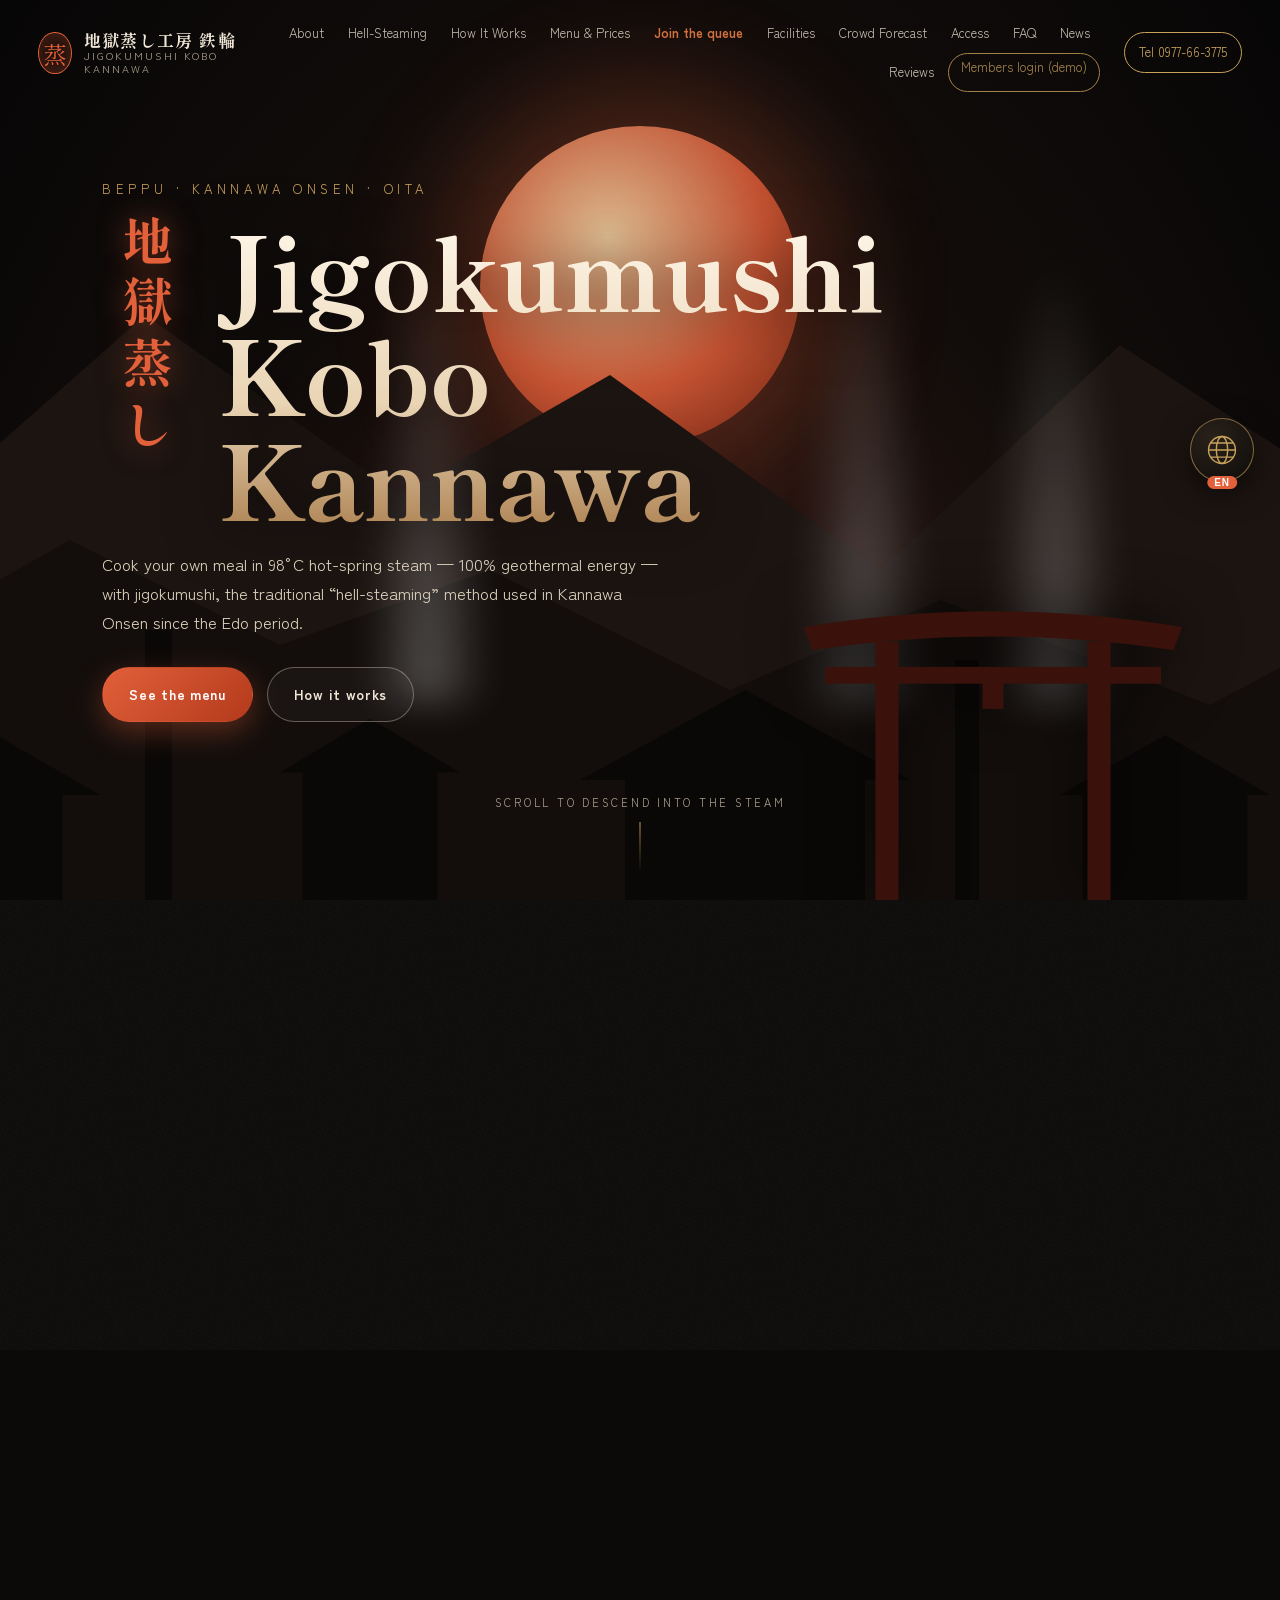
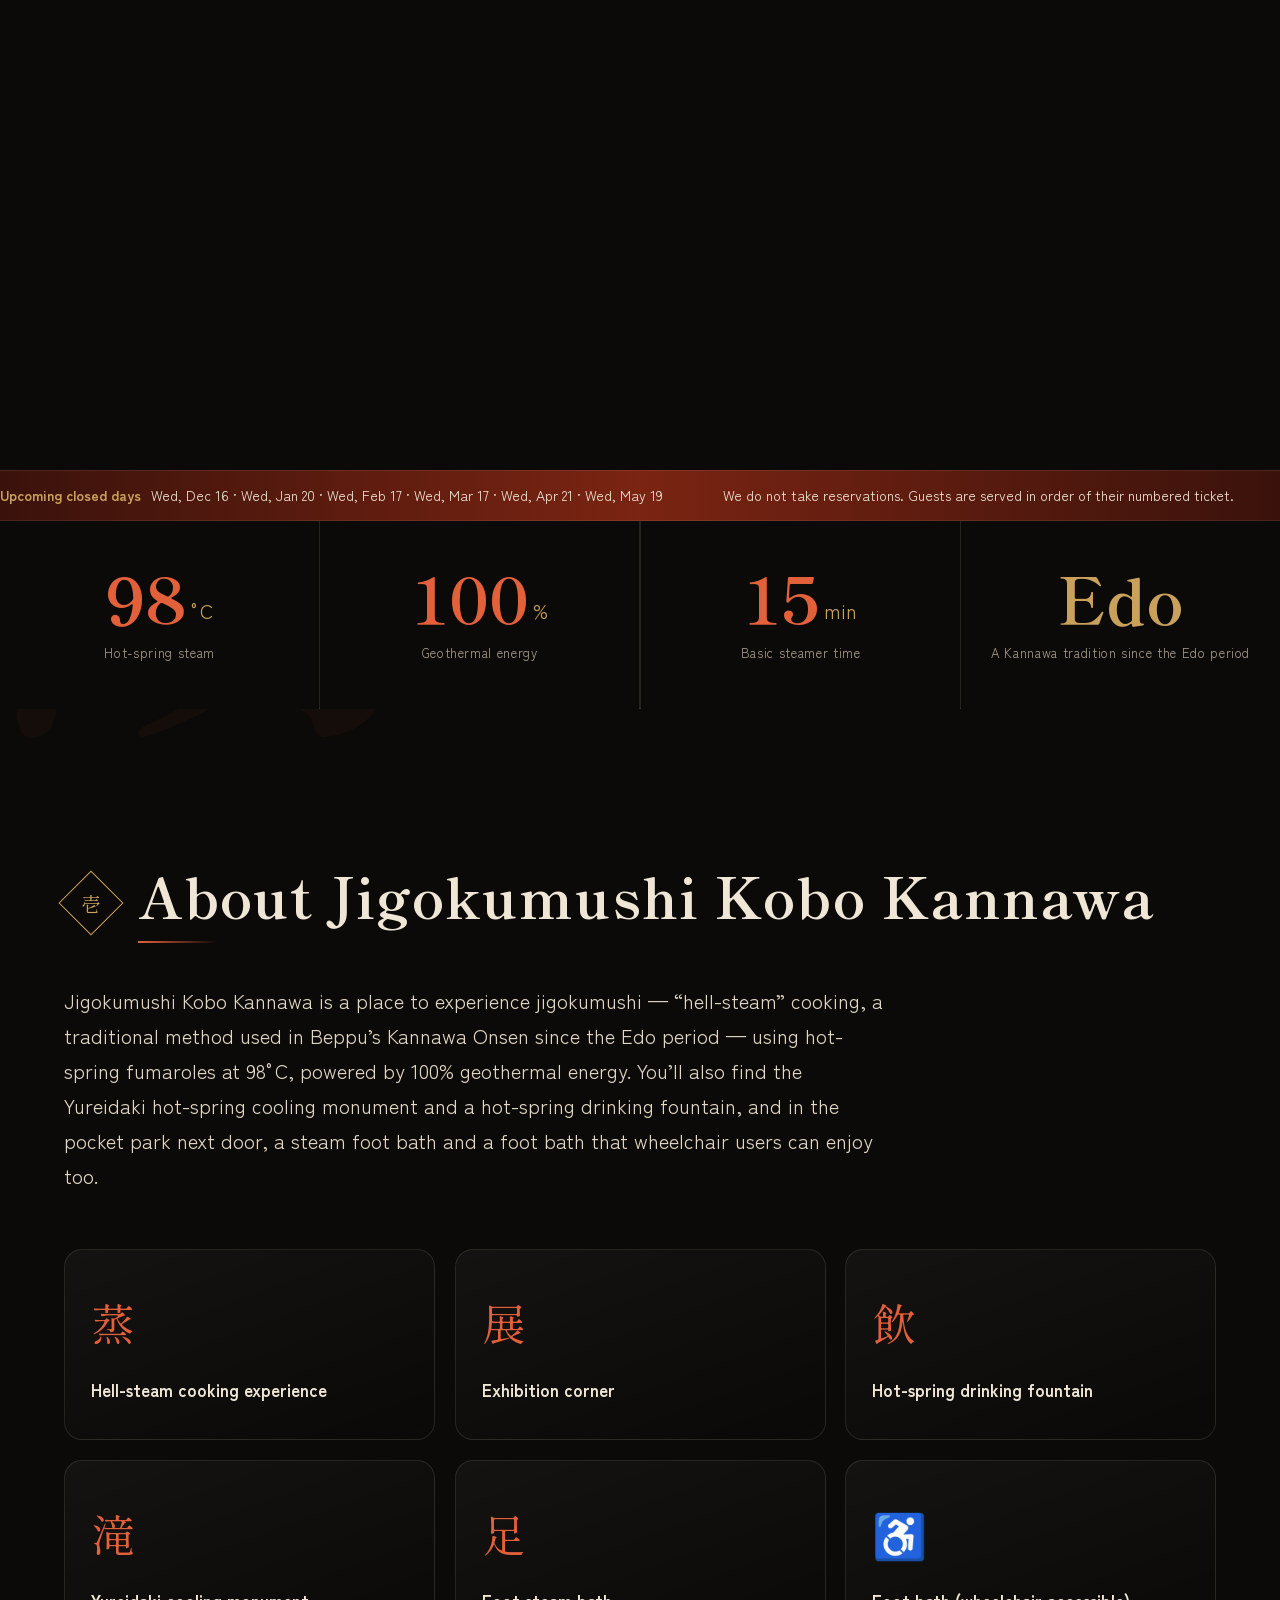
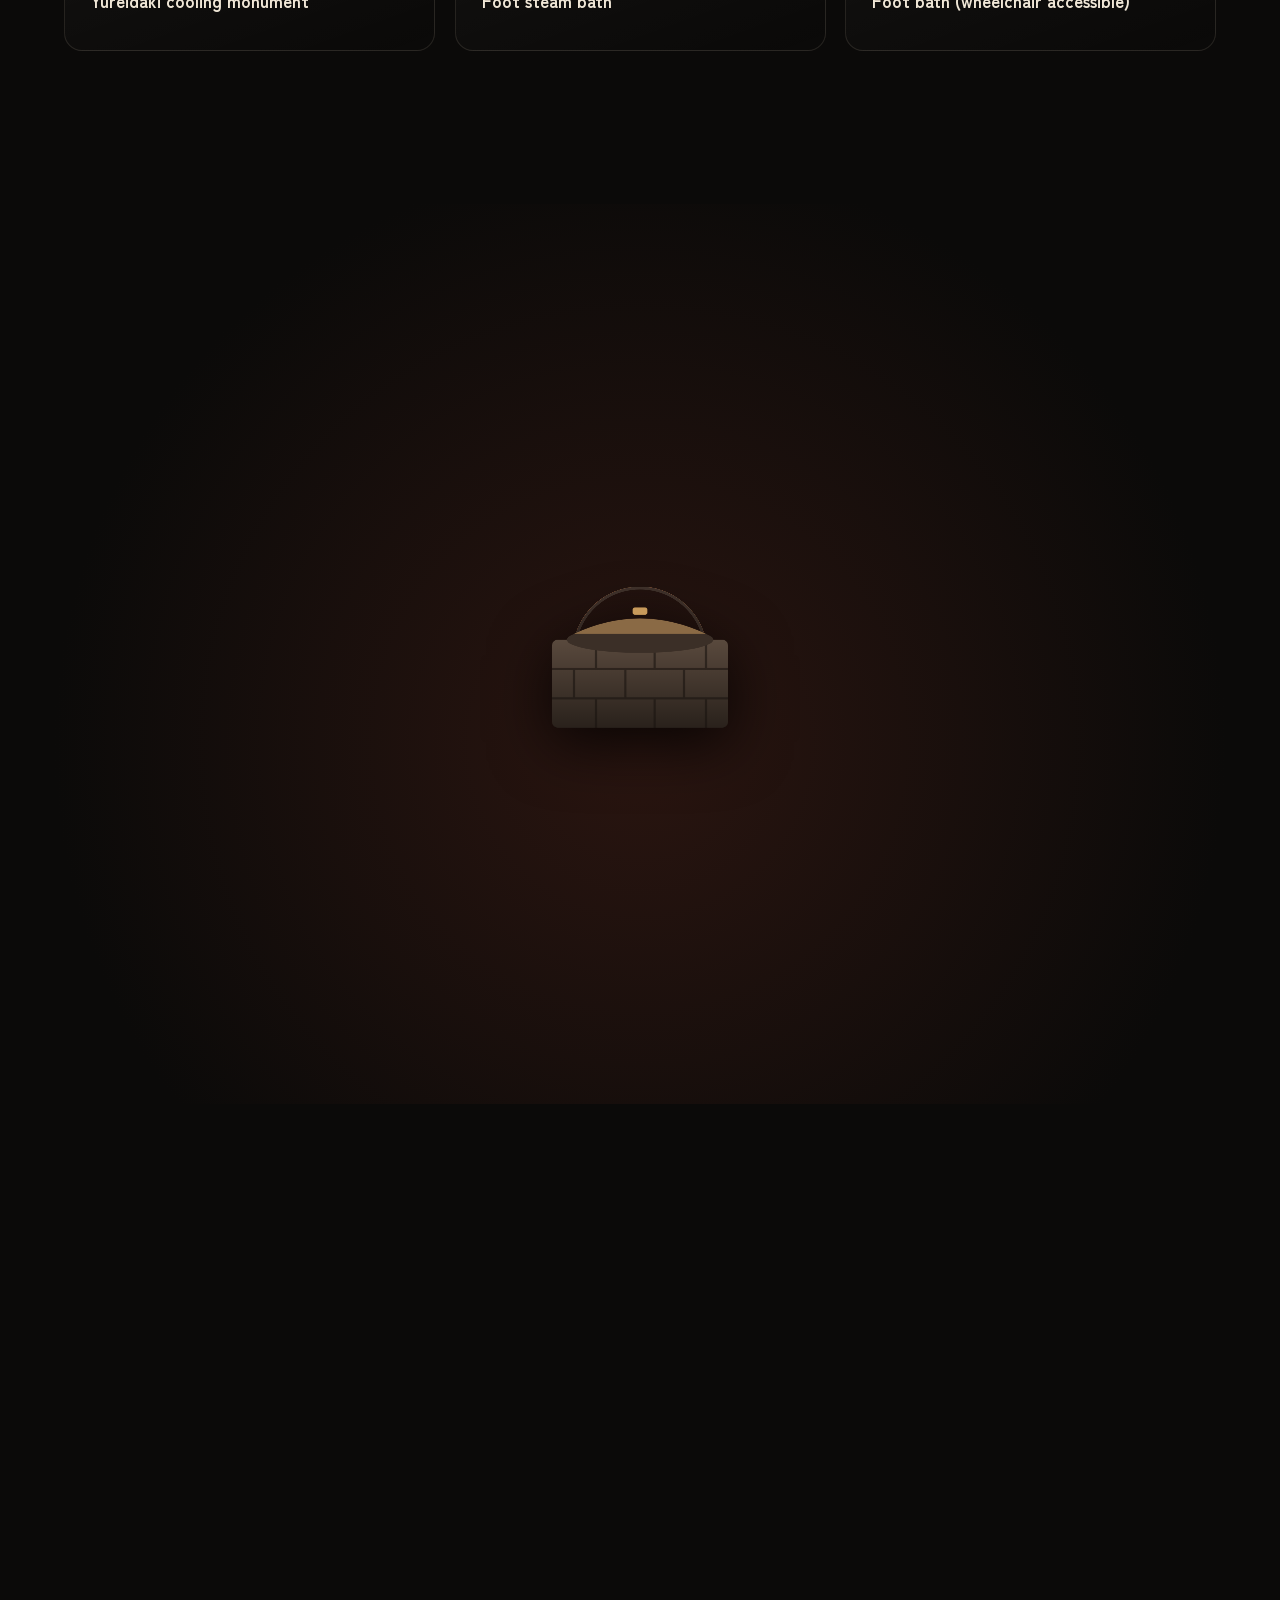
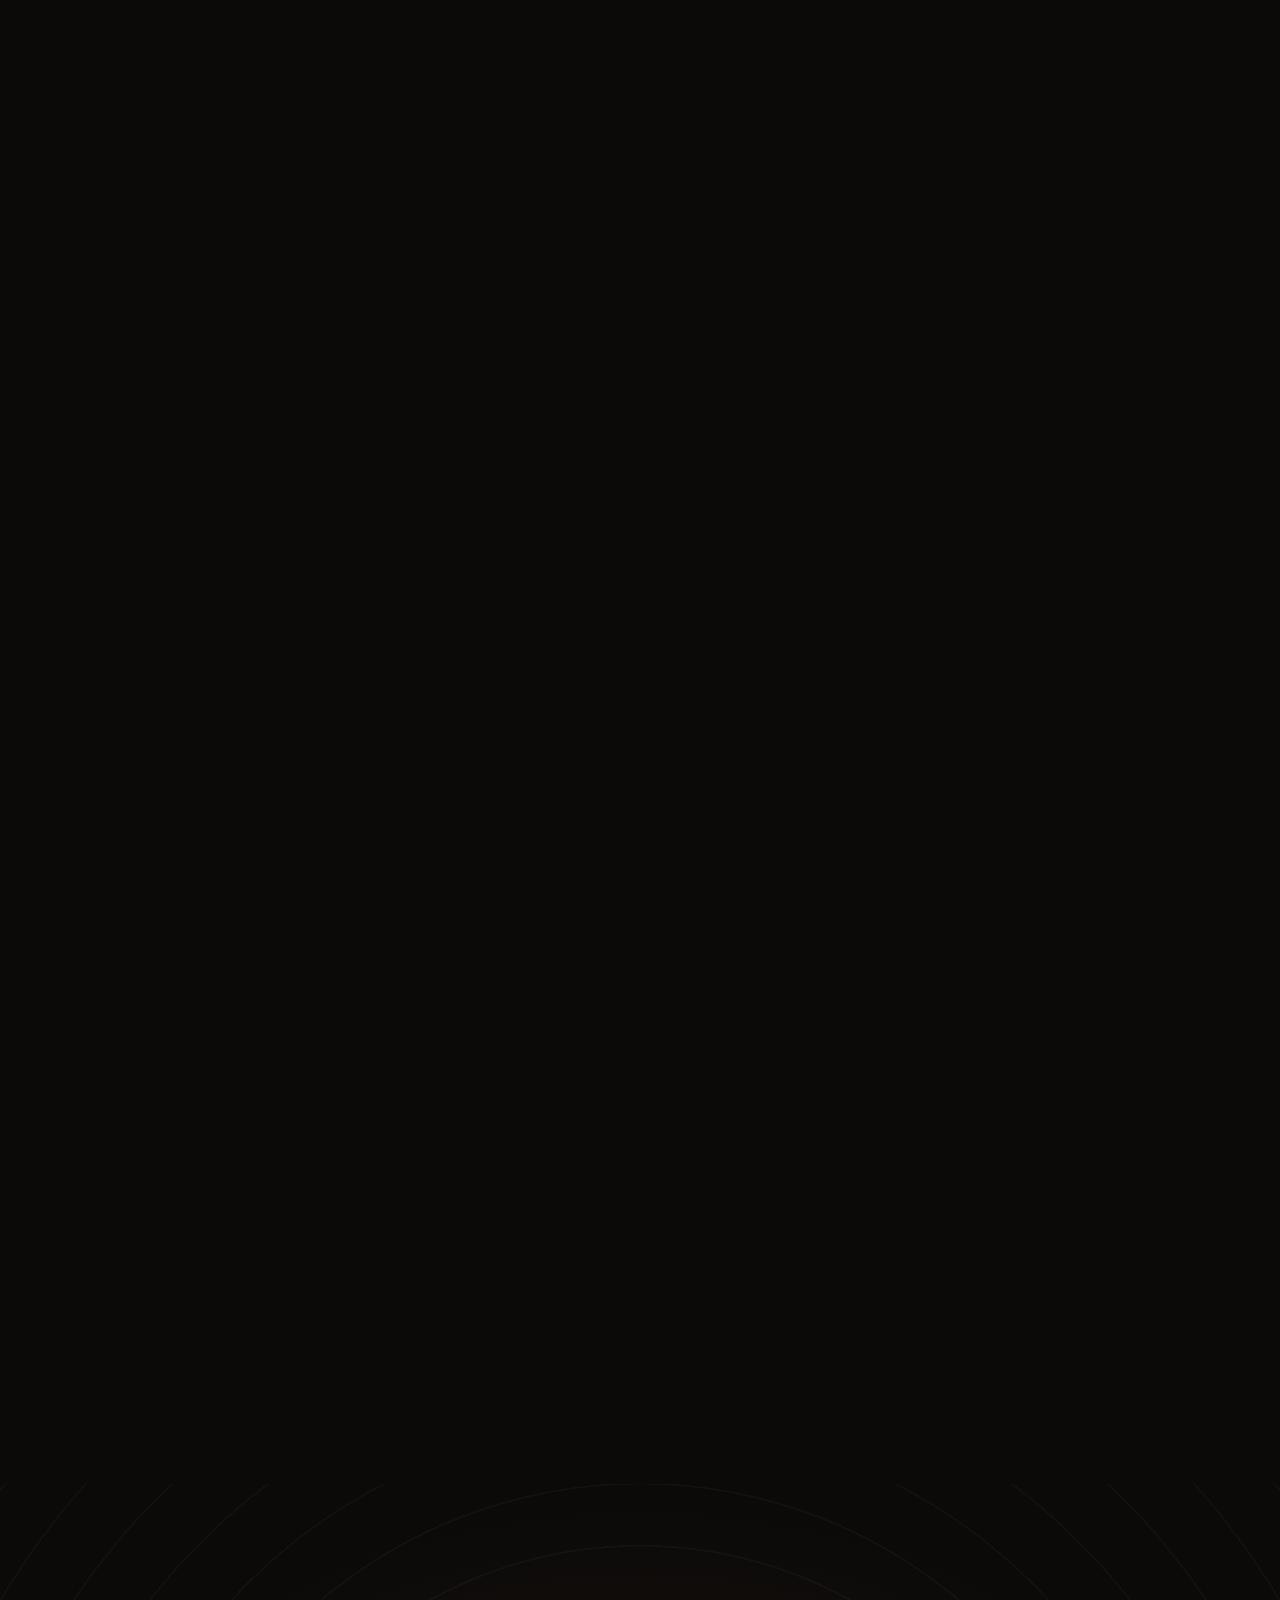
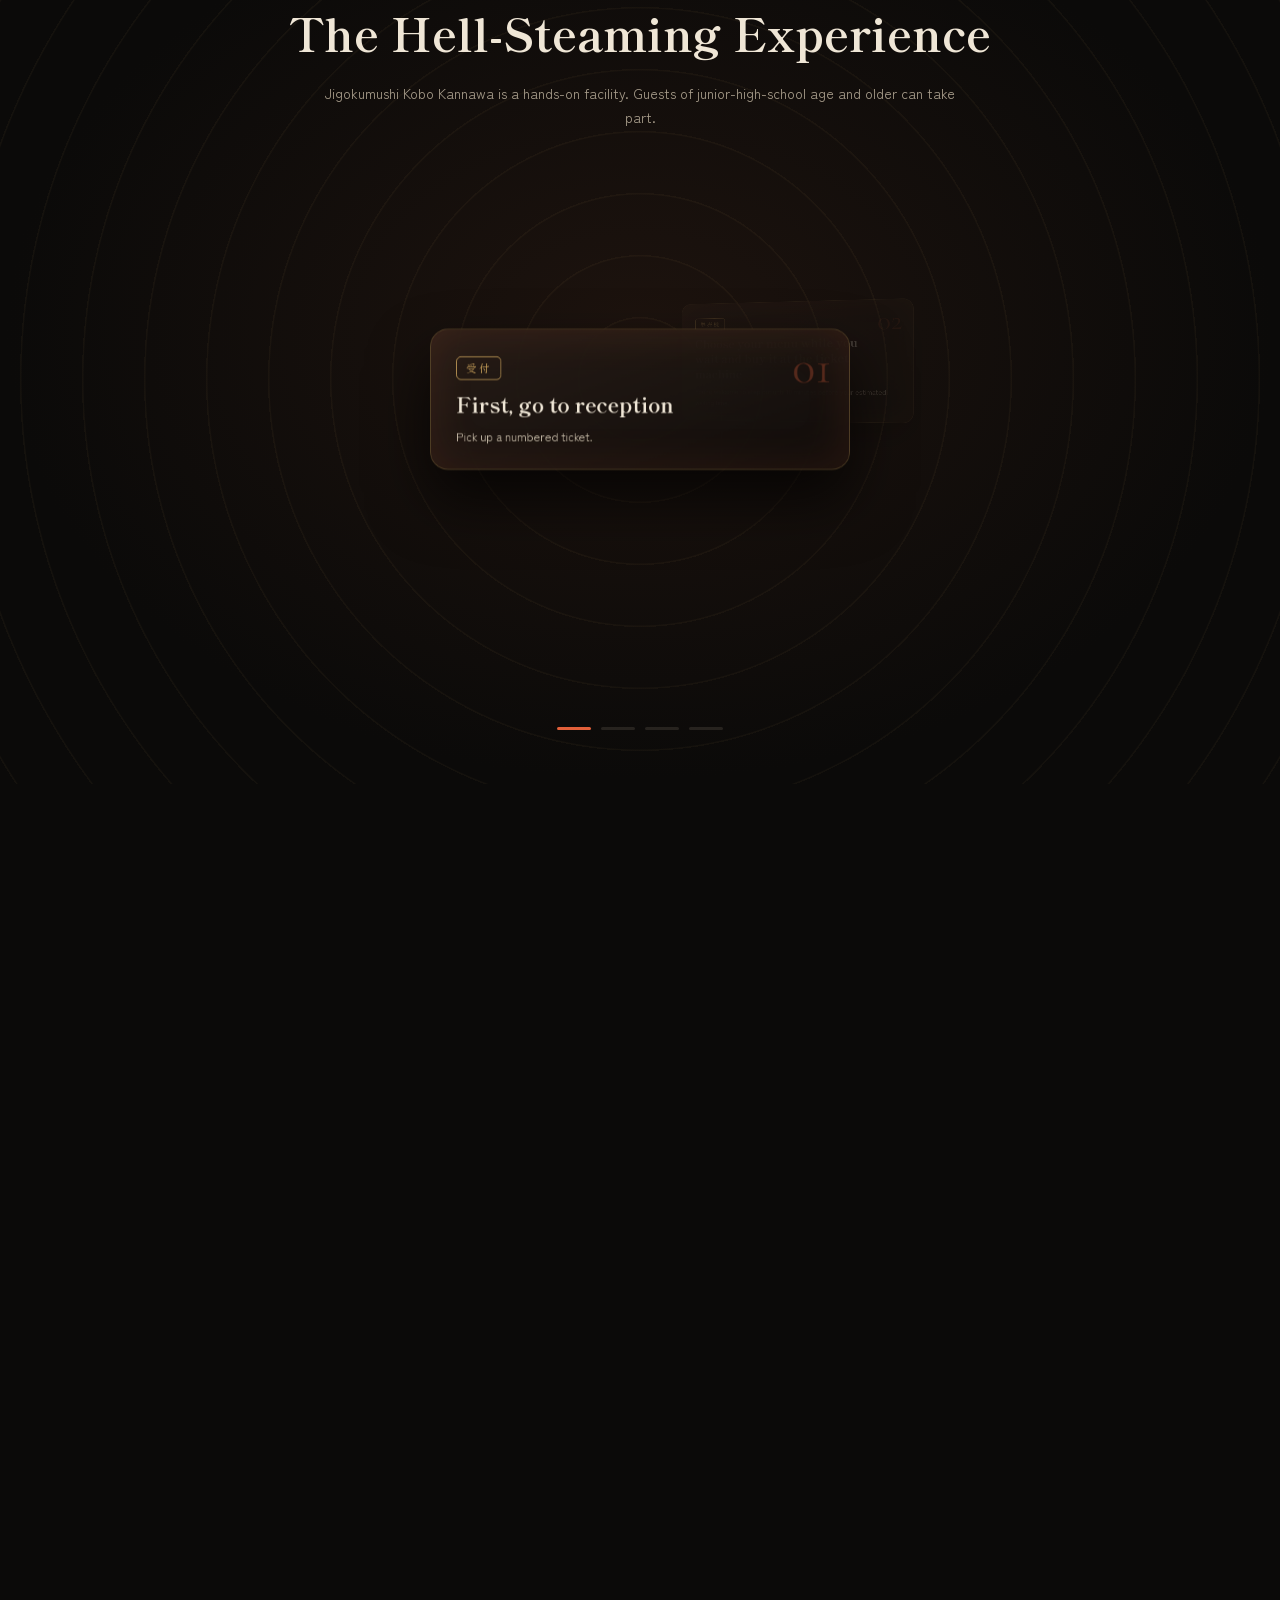
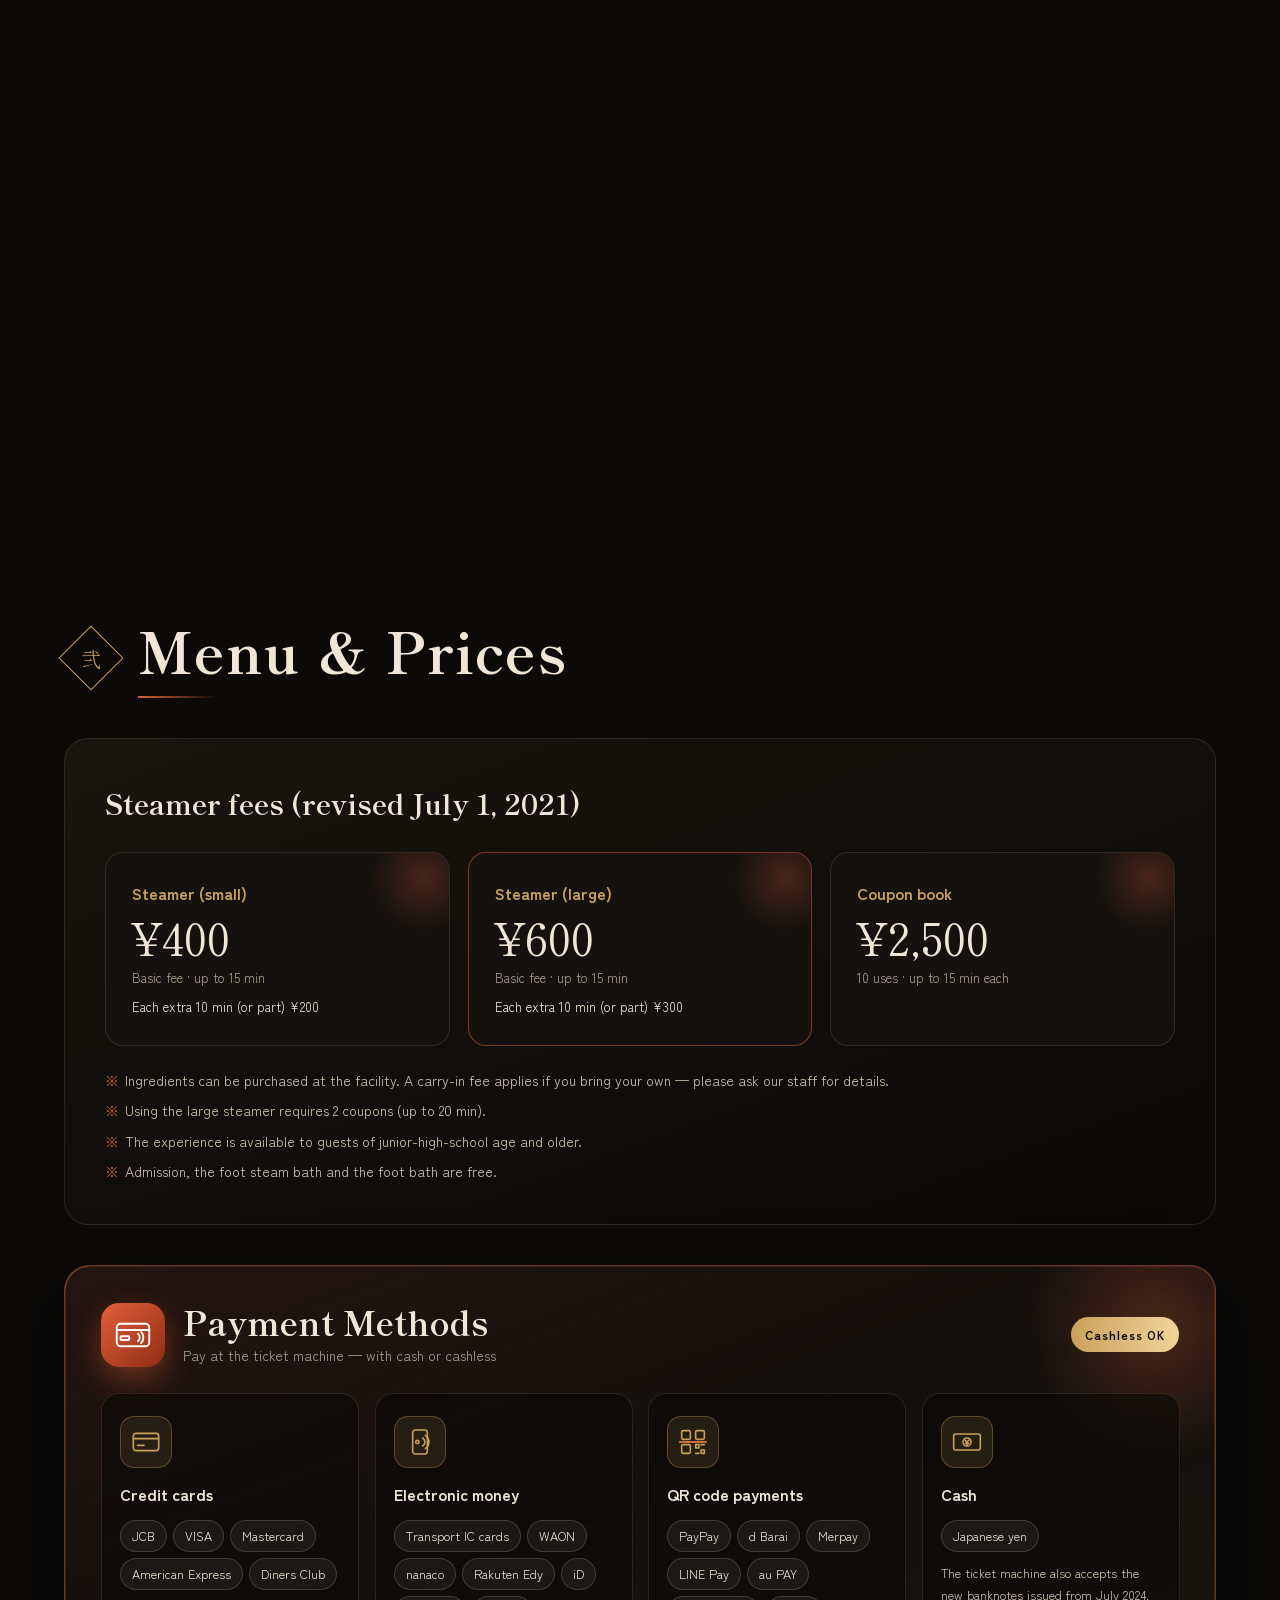
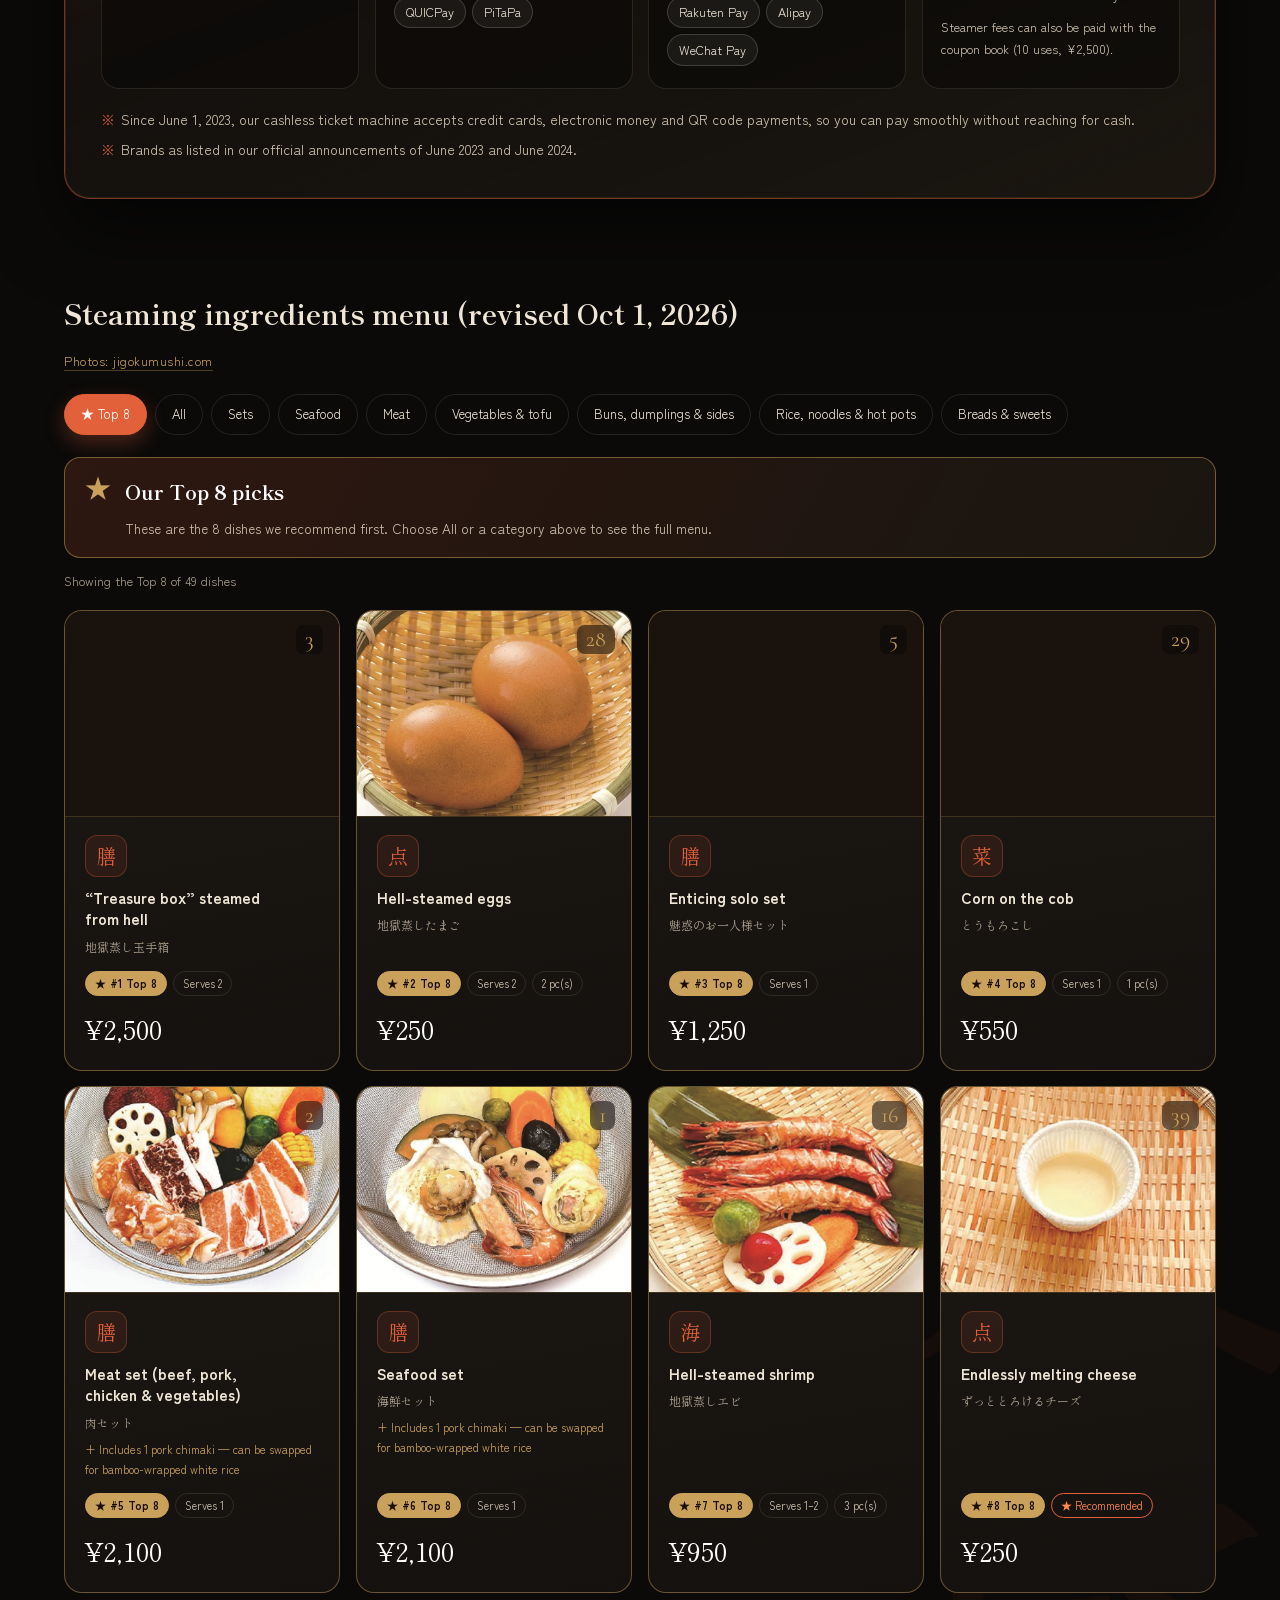
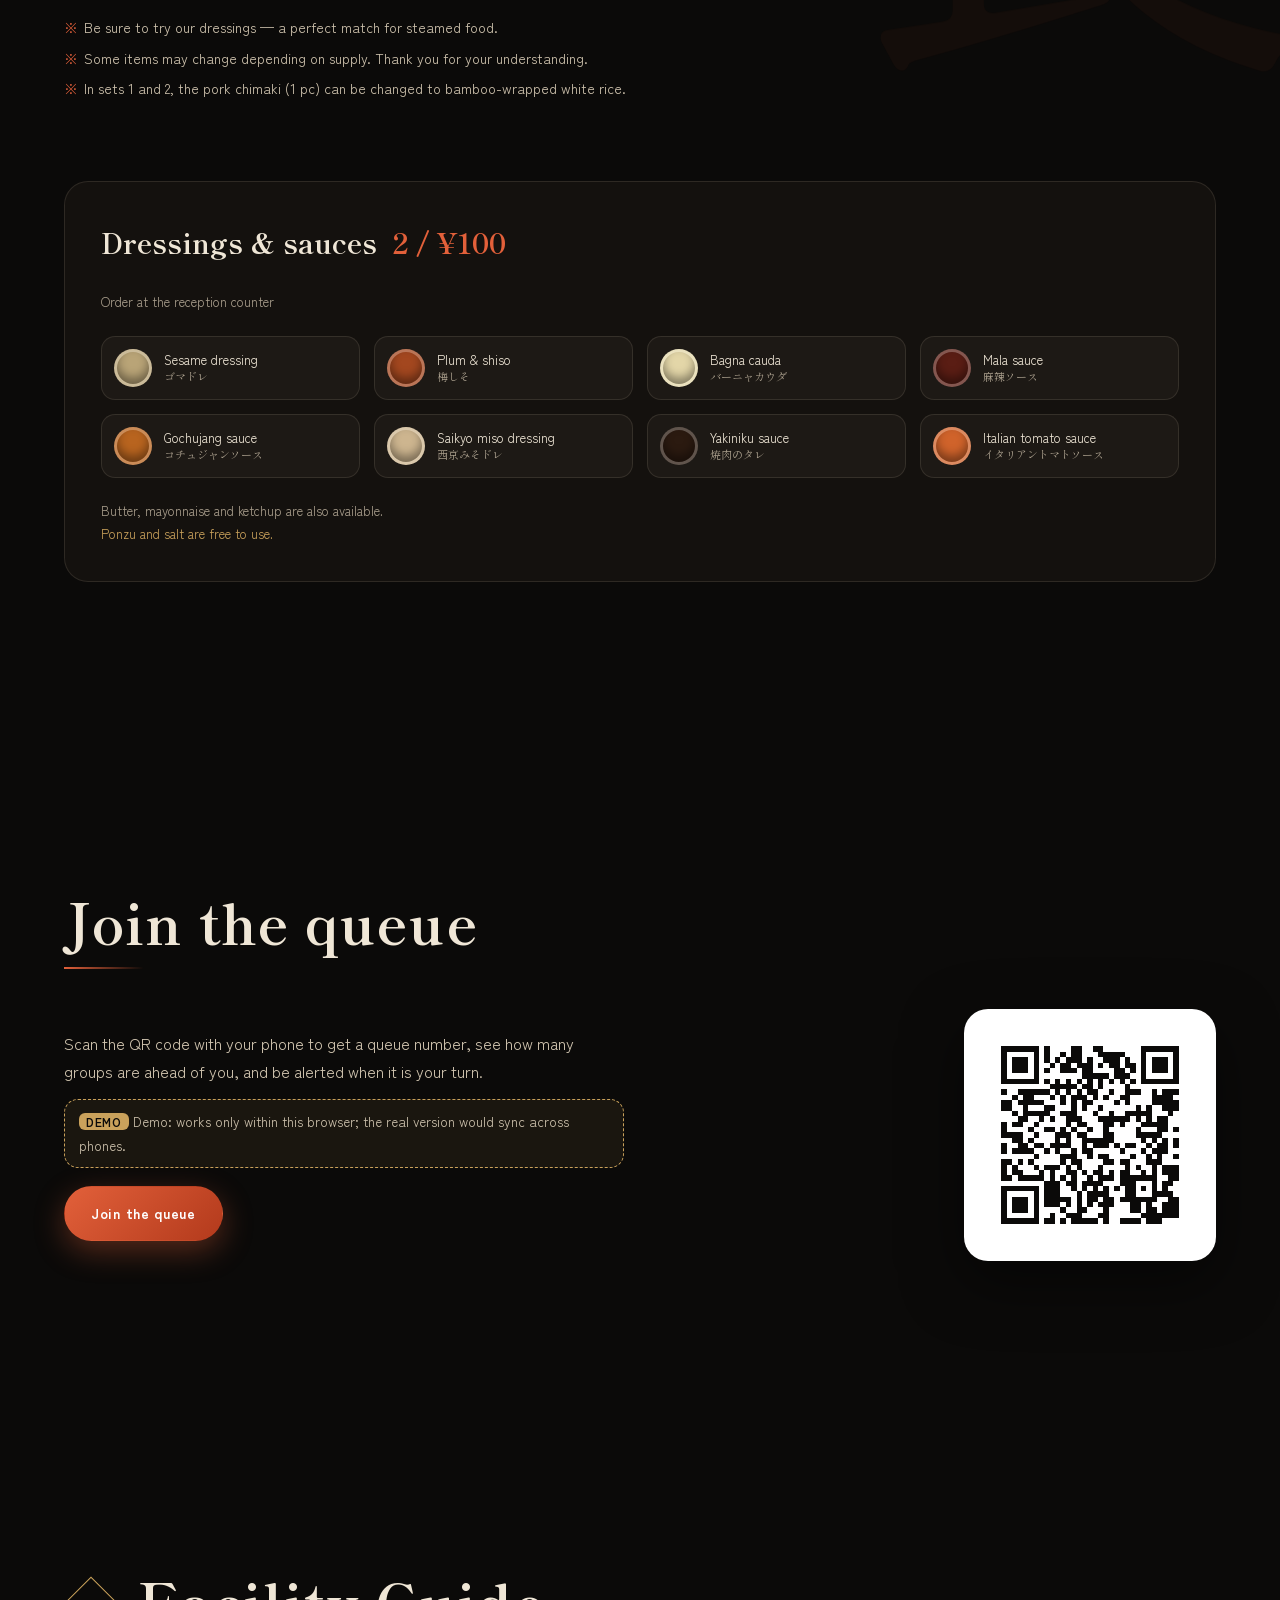
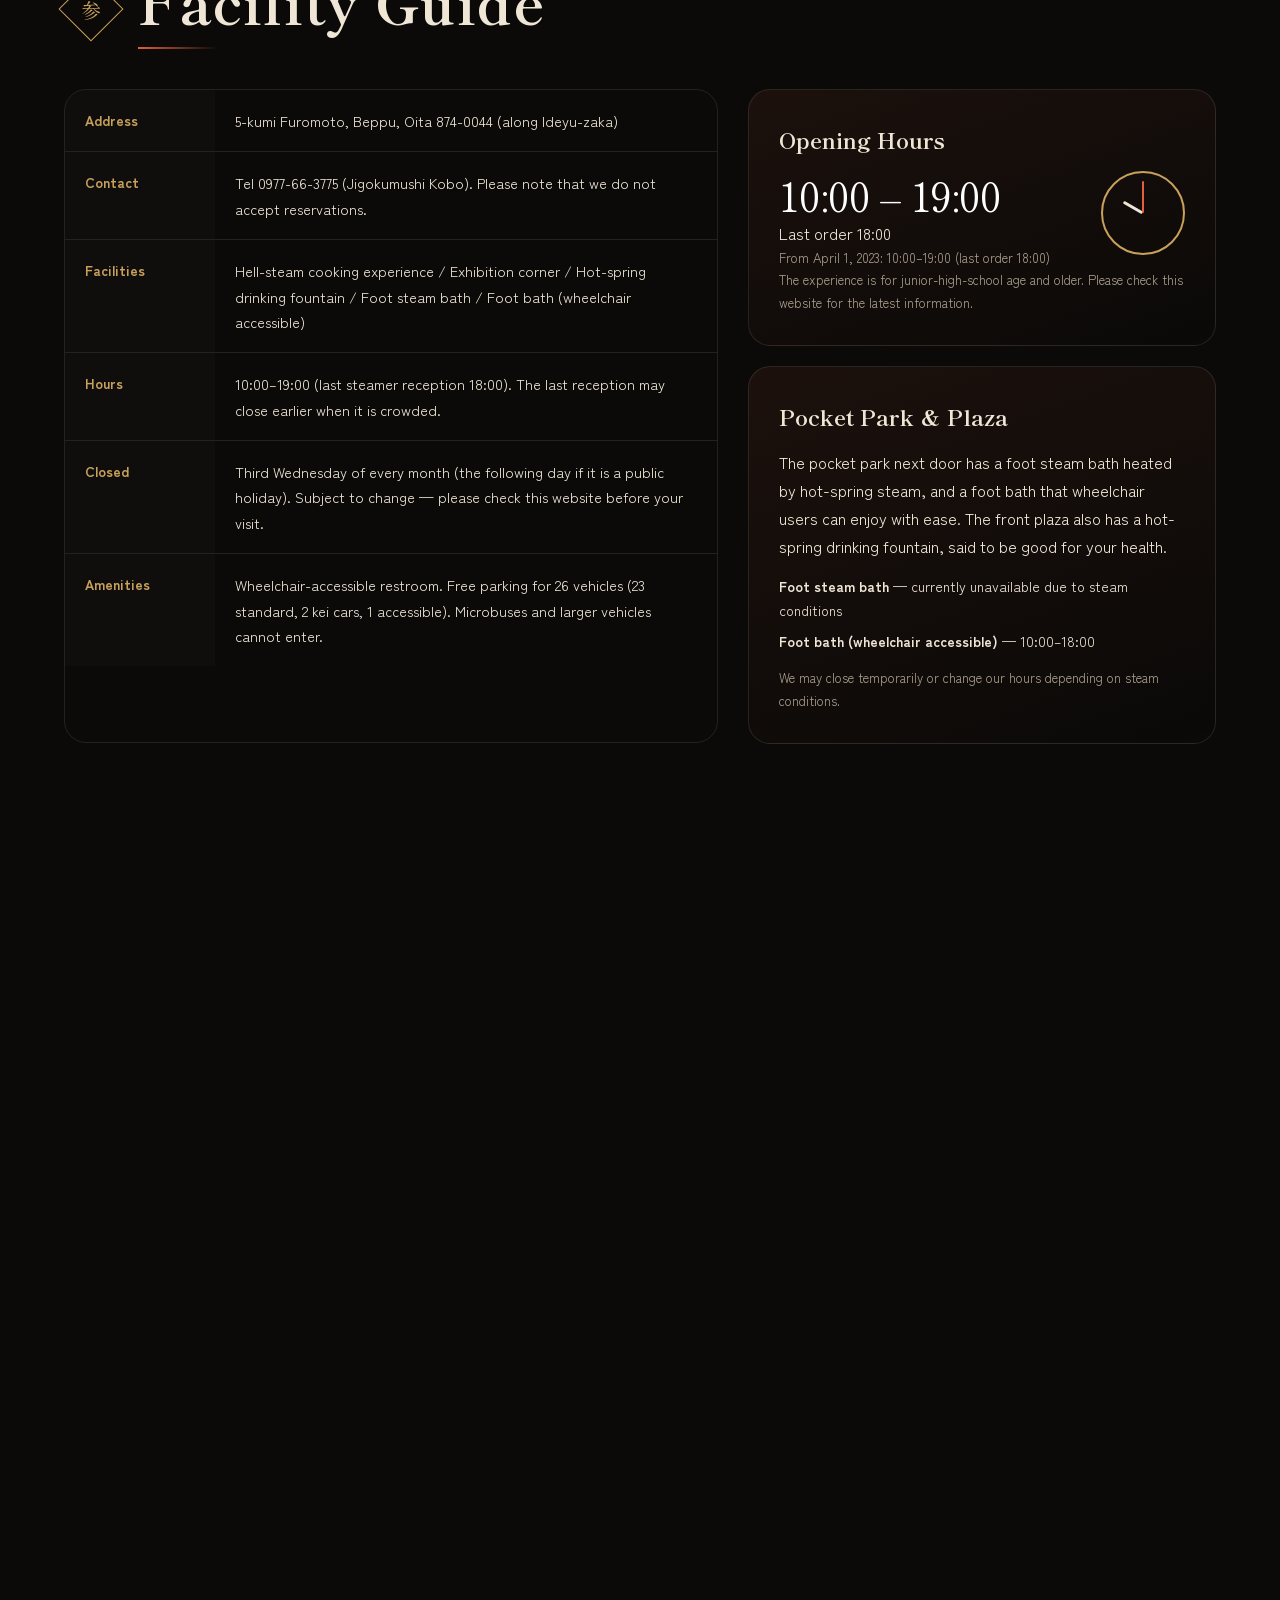
<file: index.html>
<!DOCTYPE html>
<html lang="en">
<head>
<meta charset="utf-8">
<meta name="viewport" content="width=device-width, initial-scale=1">
<title data-i18n="meta.title">Jigokumushi Kobo Kannawa</title>
<meta name="description" content="Jigokumushi Kobo Kannawa — hell-steam cooking with 98°C geothermal hot-spring steam in Kannawa Onsen, Beppu, Oita. (Design concept demo)">
<meta name="theme-color" content="#0b0a09">
<link rel="icon" href="assets/favicon.svg" type="image/svg+xml">
<link rel="preconnect" href="https://fonts.googleapis.com">
<link rel="preconnect" href="https://fonts.gstatic.com" crossorigin>
<link href="https://fonts.googleapis.com/css2?family=Shippori+Mincho+B1:wght@500;700;800&family=Zen+Kaku+Gothic+New:wght@400;500;700&family=Cormorant+Garamond:wght@500;700&family=Noto+Sans+Myanmar:wght@400;700&display=swap" rel="stylesheet">
<link rel="stylesheet" href="css/style.css?v=20261125b">
</head>
<body>
<div id="loader" aria-hidden="true"><div class="loader-kanji">蒸</div><div class="loader-bar"><span></span></div></div>
<canvas id="steam-canvas" aria-hidden="true"></canvas>
<div class="grain" aria-hidden="true"></div>
<div id="progress" aria-hidden="true"></div>

<!-- ====== Header ====== -->
<header id="site-header">
  <a class="brand" href="#top" aria-label="Jigokumushi Kobo Kannawa">
    <span class="brand-mark">蒸</span>
    <span class="brand-text"><b>地獄蒸し工房 鉄輪</b><small data-i18n="brand.sub">Jigokumushi Kobo Kannawa</small></span>
  </a>
  <nav id="main-nav" aria-label="Main">
    <a href="#about" data-i18n="nav.about">About</a>
    <a href="#steam" data-i18n="nav.steam">Hell-Steaming</a>
    <a href="#flow" data-i18n="nav.flow">How It Works</a>
    <a href="#menu" data-i18n="nav.menu">Menu &amp; Prices</a>
    <a href="#queue" class="nav-queue" data-i18n="nav.queue">Join the queue</a>
    <a href="#facilities" data-i18n="nav.facilities">Facilities</a>
    <a href="#crowd" data-i18n="nav.crowd">Crowd Forecast</a>
    <a href="#access" data-i18n="nav.access">Access</a>
    <a href="#faq" data-i18n="nav.faq">FAQ</a>
    <a href="#news" data-i18n="nav.news">News</a>
    <a href="#review" data-i18n="nav.review">Reviews</a>
    <a href="members/" class="nav-login" data-members data-i18n="nav.login">Members login (demo)</a>
  </nav>
  <a class="tel-pill" href="tel:0977663775"><span data-i18n="common.tel">Tel</span> 0977-66-3775</a>
  <button id="nav-toggle" aria-label="Menu" aria-expanded="false"><span></span><span></span><span></span></button>
</header>

<!-- ====== Language globe ====== -->
<div id="lang-dock">
  <button id="globe-btn" aria-haspopup="listbox" aria-expanded="false" aria-label="Language">
    <svg viewBox="0 0 48 48" class="globe-svg" aria-hidden="true">
      <circle cx="24" cy="24" r="19" />
      <ellipse cx="24" cy="24" rx="8" ry="19" class="spin-ell"/>
      <path d="M5 24h38M8 14h32M8 34h32"/>
    </svg>
    <span id="lang-code">EN</span>
  </button>
  <div id="lang-panel" role="listbox" aria-label="Language" tabindex="-1">
    <div class="lang-head" data-i18n="lang.choose">Choose your language</div>
    <ul id="lang-list"></ul>
  </div>
</div>

<main id="top">
<!-- ====== HERO: layered depth ====== -->
<section id="hero" class="hero">
  <div class="hero-sticky">
    <div class="layer layer-sky" data-depth="0.05"></div>
    <div class="layer layer-moon" data-depth="0.12"><div class="moon"></div></div>
    <div class="layer layer-mtn-far" data-depth="0.2">
      <svg viewBox="0 0 1600 600" preserveAspectRatio="xMidYMax slice"><path d="M0 420 L180 300 L300 360 L470 210 L640 330 L780 250 L960 380 L1120 230 L1290 340 L1440 260 L1600 330 V600 H0Z"/></svg>
    </div>
    <div class="layer layer-mtn-mid" data-depth="0.35">
      <svg viewBox="0 0 1600 600" preserveAspectRatio="xMidYMax slice"><path d="M0 480 L140 420 L260 450 L420 360 L560 430 L700 380 L860 460 L1000 400 L1180 470 L1330 390 L1480 450 L1600 410 V600 H0Z"/></svg>
    </div>
    <div class="layer layer-town" data-depth="0.55">
      <svg viewBox="0 0 1600 600" preserveAspectRatio="xMidYMax slice" aria-hidden="true">
        <g class="roofs">
          <path d="M60 520 l70-40 70 40z M80 520h100v80H80z"/>
          <path d="M260 530 l90-52 90 52z M285 530h130v70H285z"/>
          <path d="M560 515 l60-36 60 36z M575 515h90v85h-90z"/>
          <path d="M760 520 l110-60 110 60z M790 520h160v80H790z"/>
          <path d="M1080 530 l70-40 70 40z M1095 530h110v70h-110z"/>
          <path d="M1300 515 l95-55 95 55z M1325 515h140v85h-140z"/>
        </g>
        <g class="chimneys"><rect x="470" y="420" width="18" height="180"/><rect x="1010" y="440" width="16" height="160"/><rect x="1240" y="410" width="20" height="190"/></g>
      </svg>
      <div class="vent v1"></div><div class="vent v2"></div><div class="vent v3"></div>
    </div>
    <div class="layer layer-torii" data-depth="0.8">
      <svg viewBox="0 0 400 300" class="torii" aria-hidden="true"><path d="M20 40 Q200 10 380 40 L372 62 Q200 36 28 62Z"/><rect x="40" y="78" width="320" height="16"/><rect x="88" y="54" width="22" height="246"/><rect x="290" y="54" width="22" height="246"/><rect x="190" y="78" width="20" height="40"/></svg>
    </div>
    <div class="hero-content">
      <p class="kicker" data-i18n="hero.kicker">Beppu · Kannawa Onsen · Oita</p>
      <h1 class="hero-title">
        <span class="jp-vert">地獄蒸し</span>
        <span class="hero-main" data-i18n="hero.title">Jigokumushi Kobo Kannawa</span>
      </h1>
      <p class="hero-sub" data-i18n="hero.sub">Experience Beppu's traditional hell-steam cooking.</p>
      <div class="hero-cta">
        <a class="btn btn-fire" href="#menu" data-i18n="hero.cta1">See the menu</a>
        <a class="btn btn-ghost" href="#flow" data-i18n="hero.cta2">How it works</a>
      </div>
    </div>
    <div class="scroll-cue"><span data-i18n="hero.scroll">Scroll to descend into the steam</span><i></i></div>
  </div>
</section>

<!-- Closed days ticker -->
<section class="notice-band" aria-label="Notice">
  <div class="notice-track" id="notice-track"></div>
</section>

<!-- ====== Stats ====== -->
<section class="stats">
  <div class="stat" data-reveal="up"><b data-count="98">0</b><sup>°C</sup><span data-i18n="stats.temp">Hot-spring steam</span></div>
  <div class="stat" data-reveal="up" data-delay="1"><b data-count="100">0</b><sup>%</sup><span data-i18n="stats.geo">Geothermal energy</span></div>
  <div class="stat" data-reveal="up" data-delay="2"><b data-count="15">0</b><sup data-i18n="stats.minUnit">min</sup><span data-i18n="stats.basic">Basic steamer time</span></div>
  <div class="stat" data-reveal="up" data-delay="3"><b class="txt" data-i18n="stats.edoVal">Edo</b><span data-i18n="stats.edo">A tradition since the Edo period</span></div>
</section>

<!-- ====== About ====== -->
<section id="about" class="section about">
  <div class="kanji-bg" data-speed="-0.25">湯</div>
  <div class="wrap">
    <header class="sec-head" data-reveal="left">
      <span class="sec-no">壱</span>
      <h2 data-i18n="about.title">About</h2>
    </header>
    <p class="lead" data-reveal="right" data-i18n="about.body">...</p>
    <div class="feature-grid">
      <article class="feature tilt" data-reveal="up"><div class="f-icon">蒸</div><h3 data-i18n="feat.cook">Hell-steam cooking experience</h3></article>
      <article class="feature tilt" data-reveal="down" data-delay="1"><div class="f-icon">展</div><h3 data-i18n="feat.exhibit">Exhibition corner</h3></article>
      <article class="feature tilt" data-reveal="up" data-delay="2"><div class="f-icon">飲</div><h3 data-i18n="feat.drink">Hot-spring drinking fountain</h3></article>
      <article class="feature tilt" data-reveal="down" data-delay="3"><div class="f-icon">滝</div><h3 data-i18n="feat.yureidaki">Yureidaki cooling monument</h3></article>
      <article class="feature tilt" data-reveal="up" data-delay="4"><div class="f-icon">足</div><h3 data-i18n="feat.footsteam">Foot steam bath</h3></article>
      <article class="feature tilt" data-reveal="down" data-delay="5"><div class="f-icon">♿</div><h3 data-i18n="feat.footbath">Foot bath (wheelchair accessible)</h3></article>
    </div>
  </div>
</section>

<!-- ====== What is jigokumushi: zoom section ====== -->
<section id="steam" class="zoom-section">
  <div class="zoom-sticky">
    <div class="zoom-ring r1"></div><div class="zoom-ring r2"></div><div class="zoom-ring r3"></div>
    <div class="zoom-core">
      <div class="kama">
        <svg viewBox="0 0 300 220" aria-hidden="true">
          <defs><linearGradient id="stone" x1="0" x2="0" y1="0" y2="1"><stop offset="0" stop-color="#5a4a3e"/><stop offset="1" stop-color="#2a221c"/></linearGradient></defs>
          <rect x="30" y="90" width="240" height="120" rx="8" fill="url(#stone)"/>
          <g stroke="#1a1410" stroke-width="3" opacity=".6"><path d="M30 130h240M30 170h240M90 90v40M170 90v40M240 90v40M60 130v40M130 130v40M210 130v40M90 170v40M170 170v40M240 170v40"/></g>
          <ellipse cx="150" cy="90" rx="100" ry="18" fill="#3b2f27"/>
          <path class="lid" d="M60 82 Q150 40 240 82 Z" fill="#8a6a45"/><rect class="lid" x="140" y="46" width="20" height="10" rx="3" fill="#c79a5b"/>
        </svg>
      </div>
    </div>
    <div class="zoom-text">
      <h2 data-i18n="steam.title">What is jigokumushi?</h2>
      <p data-i18n="steam.body">...</p>
    </div>
    <ol class="zoom-steps">
      <li><b>1</b><span data-i18n="steam.s1">Place ingredients in a basket</span></li>
      <li><b>2</b><span data-i18n="steam.s2">Set into the steamer</span></li>
      <li><b>3</b><span data-i18n="steam.s3">Close the lid</span></li>
      <li><b>4</b><span data-i18n="steam.s4">Flavor locked in</span></li>
    </ol>
  </div>
</section>

<!-- ====== Flow: depth tunnel ====== -->
<section id="flow" class="tunnel">
  <div class="tunnel-sticky">
    <div class="tunnel-head">
      <h2 data-i18n="flow.title">The Hell-Steaming Experience</h2>
      <p data-i18n="flow.intro">...</p>
    </div>
    <div class="tunnel-stage">
      <div class="t-layer" data-i="0"><div class="t-card"><span class="t-num">01</span><span class="t-kanji">受付</span><h3 data-i18n="flow.s1t">First, go to reception</h3><p data-i18n="flow.s1d">Get a numbered ticket.</p></div></div>
      <div class="t-layer" data-i="1"><div class="t-card"><span class="t-num">02</span><span class="t-kanji">券売機</span><h3 data-i18n="flow.s2t">Choose and buy</h3><p data-i18n="flow.s2d">...</p></div></div>
      <div class="t-layer" data-i="2"><div class="t-card"><span class="t-num">03</span><span class="t-kanji">待機</span><h3 data-i18n="flow.s3t">Wait for your number to be called.</h3><p data-i18n="flow.s3d">...</p></div></div>
      <div class="t-layer" data-i="3"><div class="t-card"><span class="t-num">04</span><span class="t-kanji">開始</span><h3 data-i18n="flow.s4t">Start!</h3><p data-i18n="flow.s4d">...</p></div></div>
    </div>
    <div class="tunnel-dots"><i></i><i></i><i></i><i></i></div>
  </div>
</section>

<!-- ====== Menu ====== -->
<section id="menu" class="section menu">
  <div class="kanji-bg right" data-speed="0.2">食</div>
  <div class="wrap">
    <header class="sec-head" data-reveal="right">
      <span class="sec-no">弐</span>
      <h2 data-i18n="menu.title">Menu &amp; Prices</h2>
    </header>

    <div class="fees" data-reveal="scale">
      <h3 data-i18n="fees.title">Steamer fees</h3>
      <div class="fee-cards">
        <div class="fee-card tilt"><span class="fee-name" data-i18n="fees.small">Steamer (small)</span><span class="fee-price">¥400</span><span class="fee-sub"><span data-i18n="fees.basic">Basic (up to 15 min)</span></span><span class="fee-ext"><span data-i18n="fees.ext">Extension</span> ¥200</span></div>
        <div class="fee-card tilt big"><span class="fee-name" data-i18n="fees.large">Steamer (large)</span><span class="fee-price">¥600</span><span class="fee-sub"><span data-i18n="fees.basic">Basic (up to 15 min)</span></span><span class="fee-ext"><span data-i18n="fees.ext">Extension</span> ¥300</span></div>
        <div class="fee-card tilt"><span class="fee-name" data-i18n="fees.coupon">Coupon book</span><span class="fee-price">¥2,500</span><span class="fee-sub" data-i18n="fees.couponSub">10 uses</span></div>
      </div>
      <ul class="notes">
        <li data-i18n="fees.n1"></li><li data-i18n="fees.n2"></li><li data-i18n="fees.n3"></li><li data-i18n="fees.n4"></li>
      </ul>
    </div>

    <div class="pay-box" id="payment" data-reveal="zoom">
      <div class="pay-glow" aria-hidden="true"></div>
      <div class="pay-head">
        <div class="pay-badge" aria-hidden="true">
          <svg viewBox="0 0 64 64"><rect x="6" y="14" width="52" height="36" rx="6"/><path d="M6 24h52"/><rect x="12" y="34" width="14" height="6" rx="1.5"/><path class="pay-wave" d="M40 30a8 8 0 0 1 0 12M45 27a13 13 0 0 1 0 18"/></svg>
        </div>
        <div>
          <h3 data-i18n="pay.title">Payment Methods</h3>
          <p class="pay-sub" data-i18n="pay.sub">Accepted at the ticket machine</p>
        </div>
        <span class="pay-tag" data-i18n="pay.tag">Cashless OK</span>
      </div>
      <div class="pay-grid" id="pay-grid"></div>
      <ul class="notes pay-notes">
        <li data-i18n="pay.n1"></li><li data-i18n="pay.n2"></li>
      </ul>
    </div>

    <div class="food">
      <h3 data-reveal="left" data-i18n="food.title">Steaming ingredients menu</h3>
      <p class="food-credit"><a href="https://jigokumushi.com/pages/18/" target="_blank" rel="noopener noreferrer" data-i18n="food.photoCredit">Photos: jigokumushi.com</a></p>
      <div class="filters" id="menu-filters" role="group" aria-label="Menu categories"></div>
      <div class="top8-banner" id="top8-banner">
        <span class="top8-star" aria-hidden="true">★</span>
        <div><b data-i18n="top.title">Our Top 8 picks</b><span data-i18n="top.sub">These are the 8 dishes we recommend first. Choose All or a category above to see the full menu.</span></div>
      </div>
      <p class="menu-status" id="menu-status" role="status" aria-live="polite"></p>
      <div class="food-grid" id="food-grid"></div>
      <ul class="notes" data-reveal="up">
        <li data-i18n="food.n1"></li><li data-i18n="food.n2"></li><li data-i18n="food.n3"></li>
      </ul>
    </div>

    <div class="dressings" data-reveal="scale">
      <h3><span data-i18n="dress.title">Dressings &amp; sauces</span> <em>2 / ¥100</em></h3>
      <p class="small" data-i18n="dress.where">Available at the reception counter</p>
      <div class="dress-row" id="dress-row"></div>
      <p class="small" data-i18n="dress.extra"></p>
      <p class="small hl" data-i18n="dress.free"></p>
    </div>
  </div>
</section>

<!-- ====== Queue (demo) ====== -->
<section id="queue" class="section queue-sec">
  <div class="wrap">
    <header class="sec-head" data-reveal="left">
      <h2 data-i18n="qs.title">Join the queue</h2>
    </header>
    <div class="qs-grid">
      <div class="qs-text" data-reveal="left">
        <p data-i18n="qs.intro">Scan the QR code with your phone to get a queue number, see how many groups are ahead of you, and be alerted when it is your turn.</p>
        <p class="qs-demo" role="note"><b>DEMO</b> <span data-i18n="qs.demo">Demo: works only within this browser; the real version would sync across phones.</span></p>
        <div class="rv-actions">
          <a class="btn btn-fire" href="queue/" data-qlink data-i18n="qs.title">Join the queue</a>
        </div>
      </div>
      <figure class="qs-qr" data-reveal="right">
        <a href="queue/" data-qlink aria-label="Join the queue"><img src="assets/queue-qr.png" width="220" height="220" alt="QR code for joining the queue" data-alt="qs.qrAlt" loading="lazy"></a>
      </figure>
    </div>
  </div>
</section>

<!-- ====== Facilities ====== -->
<section id="facilities" class="section facilities">
  <div class="kanji-bg" data-speed="-0.2">館</div>
  <div class="wrap">
    <header class="sec-head" data-reveal="left">
      <span class="sec-no">参</span>
      <h2 data-i18n="fac.title">Facility Guide</h2>
    </header>
    <div class="fac-layout">
      <dl class="info-table" data-reveal="left">
        <div><dt data-i18n="fac.addrL">Address</dt><dd data-i18n="fac.addr"></dd></div>
        <div><dt data-i18n="fac.contactL">Contact</dt><dd data-i18n="fac.contact"></dd></div>
        <div><dt data-i18n="fac.overviewL">Facilities</dt><dd data-i18n="fac.overview"></dd></div>
        <div><dt data-i18n="fac.hoursL">Hours</dt><dd data-i18n="fac.hours"></dd></div>
        <div><dt data-i18n="fac.closedL">Closed</dt><dd data-i18n="fac.closed"></dd></div>
        <div><dt data-i18n="fac.amenL">Amenities</dt><dd data-i18n="fac.amen"></dd></div>
      </dl>
      <div class="fac-side">
        <div class="hours-card" data-reveal="right">
          <h3 data-i18n="hours.title">Opening Hours</h3>
          <div class="clock" aria-hidden="true"><div class="hand h"></div><div class="hand m"></div><div class="arc"></div></div>
          <p class="big-hours">10:00 – 19:00</p>
          <p data-i18n="hours.lo">Last order 18:00</p>
          <p class="small" data-i18n="hours.since"></p>
          <p class="small" data-i18n="hours.age"></p>
        </div>
        <div class="park-card" data-reveal="right" data-delay="1">
          <h3 data-i18n="park.title">Pocket Park</h3>
          <p data-i18n="park.body"></p>
          <ul>
            <li><b data-i18n="feat.footsteam">Foot steam bath</b> — <span data-i18n="park.steam"></span></li>
            <li><b data-i18n="feat.footbath">Foot bath</b> — 10:00–18:00</li>
          </ul>
          <p class="small" data-i18n="hours.change"></p>
        </div>
      </div>
    </div>
  </div>
</section>

<!-- ====== Crowd forecast ====== -->
<section id="crowd" class="section crowd">
  <div class="wrap">
    <header class="sec-head" data-reveal="down">
      <span class="sec-no">四</span>
      <h2 data-i18n="crowd.title">Crowd Forecast</h2>
    </header>
    <p class="lead small" data-reveal="up" data-i18n="crowd.body"></p>
    <div class="crowd-layout">
      <div class="calendar" data-reveal="scale" id="calendar"></div>
      <div class="legend" data-reveal="right">
        <div><i class="lv busy"></i><b data-i18n="crowd.busy">Busy</b><span data-i18n="crowd.busyD"></span></div>
        <div><i class="lv vbusy"></i><b data-i18n="crowd.vbusy">Very busy</b><span data-i18n="crowd.vbusyD"></span></div>
        <div><i class="lv closed"></i><b data-i18n="crowd.closed">Closed</b></div>
        <a class="btn btn-ghost sm" href="https://goo.gl/maps/oh2S7St7rEaiHcU3A" target="_blank" rel="noopener" data-i18n="crowd.google">Check Google</a>
      </div>
    </div>
  </div>
</section>

<!-- ====== Access ====== -->
<section id="access" class="section access">
  <div class="kanji-bg right" data-speed="0.25">道</div>
  <div class="wrap">
    <header class="sec-head" data-reveal="right">
      <span class="sec-no">伍</span>
      <h2 data-i18n="access.title">Access</h2>
    </header>
    <div class="access-grid">
      <div class="acc-card" data-reveal="left">
        <div class="acc-ico">🚗</div>
        <h3 data-i18n="access.carT">By car</h3>
        <p data-i18n="access.car"></p>
      </div>
      <div class="acc-card wide" data-reveal="up">
        <div class="acc-ico">🚌</div>
        <h3 data-i18n="access.busT">By bus</h3>
        <div class="bus-routes" id="bus-routes"></div>
      </div>
      <div class="acc-card" data-reveal="right">
        <div class="acc-ico">P</div>
        <h3 data-i18n="access.parkT">Parking</h3>
        <p data-i18n="access.park"></p>
        <p class="small" data-i18n="access.park2"></p>
      </div>
    </div>
    <div class="map-wrap" data-reveal="scale">
      <div class="map-frame" id="map-frame">
        <button class="btn btn-fire" id="map-load" data-i18n="access.mapLoad">Show map</button>
      </div>
      <div class="map-info">
        <p class="addr" data-i18n="fac.addr"></p>
        <a class="btn btn-ghost sm" target="_blank" rel="noopener" href="https://www.google.com/maps/search/?api=1&query=%E5%9C%B0%E7%8D%84%E8%92%B8%E3%81%97%E5%B7%A5%E6%88%BF+%E9%89%84%E8%BC%AA" data-i18n="access.gmaps">Open in Google Maps</a>
      </div>
    </div>
  </div>
</section>

<!-- ====== FAQ ====== -->
<section id="faq" class="section faq">
  <div class="wrap narrow">
    <header class="sec-head" data-reveal="left">
      <span class="sec-no">六</span>
      <h2 data-i18n="faq.title">FAQ</h2>
    </header>
    <div class="faq-list" id="faq-list"></div>
  </div>
</section>

<!-- ====== News ====== -->
<section id="news" class="section news">
  <div class="wrap">
    <header class="sec-head" data-reveal="right">
      <span class="sec-no">七</span>
      <h2 data-i18n="news.title">News</h2>
    </header>
    <div class="news-rail" id="news-list"></div>
    <a class="btn btn-ghost sm" href="https://jigokumushi.com/pages/1/detail=1/b_id=1/view=list/block1_limit=20" target="_blank" rel="noopener" data-i18n="news.more">All news</a>
  </div>
</section>

<!-- ====== Reviews ====== -->
<section id="review" class="section review">
  <div class="wrap">
    <header class="sec-head" data-reveal="left">
      <span class="sec-no">八</span>
      <h2 data-i18n="rv.title">Leave us a review</h2>
    </header>
    <p class="rv-intro" data-i18n="rv.intro">Enjoyed your hell-steaming experience? Tell us and other travelers — on Google, on Instagram, or right here on this page.</p>
    <div class="rv-grid">
      <div class="rv-side">
        <article class="rv-card tilt" data-reveal="left">
          <h3 data-i18n="rv.g.t">Google reviews</h3>
          <p data-i18n="rv.g.b">Share your visit on Google Maps so other travelers can find us.</p>
          <div class="rv-actions">
            <a class="btn btn-fire sm" target="_blank" rel="noopener" href="https://search.google.com/local/writereview?placeid=ChIJD-MRi6GnRjURhoBsDb8vCX0" data-i18n="rv.g.btn">Write a Google review</a>
            <a class="btn btn-ghost sm" target="_blank" rel="noopener" href="https://www.google.com/maps/place/?q=place_id:ChIJD-MRi6GnRjURhoBsDb8vCX0" data-i18n="rv.g.see">See reviews on Google Maps</a>
          </div>
        </article>
        <article class="rv-card tilt" data-reveal="left" data-delay="1">
          <h3 data-i18n="rv.i.t">Instagram</h3>
          <p data-i18n="rv.i.b">Post a photo of your steamed meal, tag @jigokumushikoubou and use the hashtag below.</p>
          <p class="rv-tag" lang="ja">#地獄蒸し工房</p>
          <div class="rv-actions">
            <a class="btn btn-ghost sm" target="_blank" rel="noopener" href="https://www.instagram.com/jigokumushikoubou/"><span data-i18n="rv.i.btn">Open Instagram</span>&nbsp;· @jigokumushikoubou</a>
          </div>
        </article>
      </div>
      <article class="rv-card rv-web" data-reveal="right">
        <h3 data-i18n="rv.w.t">Review on this page</h3>
        <form id="rv-form" novalidate>
          <div class="rv-field">
            <label for="rv-name" data-i18n="rv.name">Name (optional)</label>
            <input id="rv-name" name="name" type="text" maxlength="40" autocomplete="nickname">
          </div>
          <fieldset class="rv-field rv-rating">
            <legend data-i18n="rv.rating">Your rating</legend>
            <div class="rv-stars">
              <input type="radio" name="rating" id="rv-s5" value="5"><label for="rv-s5" data-n="5"><span aria-hidden="true">★</span></label>
              <input type="radio" name="rating" id="rv-s4" value="4"><label for="rv-s4" data-n="4"><span aria-hidden="true">★</span></label>
              <input type="radio" name="rating" id="rv-s3" value="3"><label for="rv-s3" data-n="3"><span aria-hidden="true">★</span></label>
              <input type="radio" name="rating" id="rv-s2" value="2"><label for="rv-s2" data-n="2"><span aria-hidden="true">★</span></label>
              <input type="radio" name="rating" id="rv-s1" value="1"><label for="rv-s1" data-n="1"><span aria-hidden="true">★</span></label>
            </div>
          </fieldset>
          <div class="rv-field">
            <label for="rv-comment" data-i18n="rv.comment">Your comment</label>
            <textarea id="rv-comment" name="comment" rows="4" maxlength="500" required></textarea>
          </div>
          <button class="btn btn-fire" type="submit" data-i18n="rv.submit">Post review</button>
          <p class="rv-msg" id="rv-msg" role="status" aria-live="polite"></p>
        </form>
        <p class="rv-demo" data-i18n="rv.demo">This is the demo version: reviews posted here are saved only on this device (in your browser) for now and are not sent to the shop.</p>
        <h4 class="rv-recent-h" data-i18n="rv.recent">Recent reviews</h4>
        <ul class="rv-list" id="rv-list"></ul>
        <button type="button" class="rv-clear" id="rv-clear" hidden data-i18n="rv.clear">Delete reviews saved on this device</button>
      </article>
    </div>
  </div>
</section>

<!-- ====== More info layers ====== -->
<section id="more" class="section more">
  <div class="wrap">
    <header class="sec-head" data-reveal="down">
      <span class="sec-no">九</span>
      <h2 data-i18n="more.title">More from Kannawa</h2>
    </header>
    <div class="more-grid">
      <article class="more-card tilt" data-reveal="left">
        <h3 data-i18n="insta.title">Official Instagram</h3>
        <p data-i18n="insta.body"></p>
        <a class="btn btn-ghost sm" href="https://www.instagram.com/jigokumushikoubou/" target="_blank" rel="noopener">@jigokumushikoubou</a>
      </article>
      <article class="more-card tilt" data-reveal="up">
        <h3 data-i18n="video.title">Drone footage</h3>
        <p data-i18n="video.body"></p>
        <a class="btn btn-ghost sm" href="https://www.youtube.com/watch?v=wNtE0XabE4Q" target="_blank" rel="noopener" data-i18n="video.btn">Watch on YouTube</a>
      </article>
      <article class="more-card tilt" data-reveal="right">
        <h3 data-i18n="media.title">Media &amp; filming</h3>
        <p data-i18n="media.body"></p>
        <a class="btn btn-ghost sm" href="https://jigokumushi.com/pages/19/" target="_blank" rel="noopener" data-i18n="media.btn">Application form</a>
      </article>
      <article class="more-card tilt" data-reveal="left">
        <h3 data-i18n="support.title">Kannawa Supporters</h3>
        <p data-i18n="support.body"></p>
        <a class="btn btn-ghost sm" href="https://jigokumushi.com/pages/43/" target="_blank" rel="noopener" data-i18n="common.details">Details</a>
      </article>
      <article class="more-card tilt" data-reveal="down">
        <h3 data-i18n="eco.title">Carbon offset</h3>
        <p data-i18n="eco.body"></p>
      </article>
      <article class="more-card tilt" data-reveal="right">
        <h3 data-i18n="links.title">Related links</h3>
        <ul class="link-list">
          <li><a href="https://www.city.beppu.oita.jp/" target="_blank" rel="noopener" data-i18n="links.city">Beppu City website</a></li>
          <li><a href="https://beppu-tourism.com/" target="_blank" rel="noopener" data-i18n="links.tabi">Beppu Tabi</a></li>
          <li><a href="https://www.asahi-em.co.jp/" target="_blank" rel="noopener" data-i18n="foot.asahi">Asahi Kankyo Kanri</a></li>
          <li><a href="http://heike.jp/" target="_blank" rel="noopener" data-i18n="foot.heike">Kappo Heike</a></li>
        </ul>
      </article>
    </div>
  </div>
</section>
</main>

<!-- ====== Support (demo proposal) ====== -->
<section id="support" class="section queue-sec">
  <div class="wrap">
    <header class="sec-head" data-reveal="left"><h2 data-i18n="sup.title">Support Jigoku Mushikobo Kannawa</h2></header>
    <p data-i18n="sup.body" data-reveal="left">Enjoyed your steam-cooked meal? A support option would help keep Jigoku Mushikobo Kannawa running, and we propose sharing a related benefit with the local Kannawa / Beppu community.</p>
    <div class="rv-actions"><button class="btn btn-fire" type="button" disabled aria-disabled="true" data-i18n="sup.title">Support Jigoku Mushikobo Kannawa</button></div>
    <p class="qs-demo" role="note"><b>DEMO</b> <span data-i18n="sup.note">Demo proposal only: no payments are collected on this site and no official city partnership is implied.</span></p>
  </div>
</section>

<footer id="footer">
  <div class="foot-steam" aria-hidden="true"></div>
  <div class="wrap foot-grid">
    <div>
      <div class="brand big"><span class="brand-mark">蒸</span><span class="brand-text"><b>地獄蒸し工房 鉄輪</b><small data-i18n="brand.sub">Jigokumushi Kobo Kannawa</small></span></div>
      <p data-i18n="fac.addr"></p>
      <p><a href="tel:0977663775">TEL 0977-66-3775</a></p>
      <p class="small" data-i18n="notice.noRes"></p>
    </div>
    <div>
      <h4 data-i18n="foot.hoursT">Hours</h4>
      <p data-i18n="hours.since"></p>
      <p data-i18n="fac.closed"></p>
      <p data-i18n="foot.parking"></p>
    </div>
    <div>
      <h4 data-i18n="foot.opT">Designated manager</h4>
      <p data-i18n="foot.jv"></p>
      <p class="small"><b data-i18n="foot.rep">Representative</b><br><span data-i18n="foot.asahi"></span><br><span data-i18n="foot.asahiAddr"></span><br>TEL 0977-21-2145 / FAX 0977-21-2164</p>
      <p class="small"><b data-i18n="foot.member">Member</b><br><span data-i18n="foot.heike"></span><br><span data-i18n="foot.heikeAddr"></span><br>TEL 0977-24-7126 / FAX 0977-21-9956</p>
    </div>
  </div>
  <p class="demo-note" data-i18n="foot.demo">Design concept demo — not the official website. Information sourced from jigokumushi.com.</p>
</footer>

<script src="js/i18n/en.js?v=20261125b"></script>
<script src="js/i18n/ja.js?v=20261125b"></script>
<script src="js/i18n/ko.js?v=20261125b"></script>
<script src="js/i18n/zh-Hans.js?v=20261125b"></script>
<script src="js/i18n/zh-Hant.js?v=20261125b"></script>
<script src="js/i18n/fr.js?v=20261125b"></script>
<script src="js/i18n/vi.js?v=20261125b"></script>
<script src="js/i18n/es.js?v=20261125b"></script>
<script src="js/i18n/de.js?v=20261125b"></script>
<script src="js/i18n/th.js?v=20261125b"></script>
<script src="js/i18n/id.js?v=20261125b"></script>
<script src="js/i18n/pt.js?v=20261125b"></script>
<script src="js/i18n/it.js?v=20261125b"></script>
<script src="js/i18n/my.js?v=20261125b"></script>
<script src="js/data.js?v=20261125a"></script>
<script src="js/main.js?v=20261125b"></script>
</body>
</html>
</file>
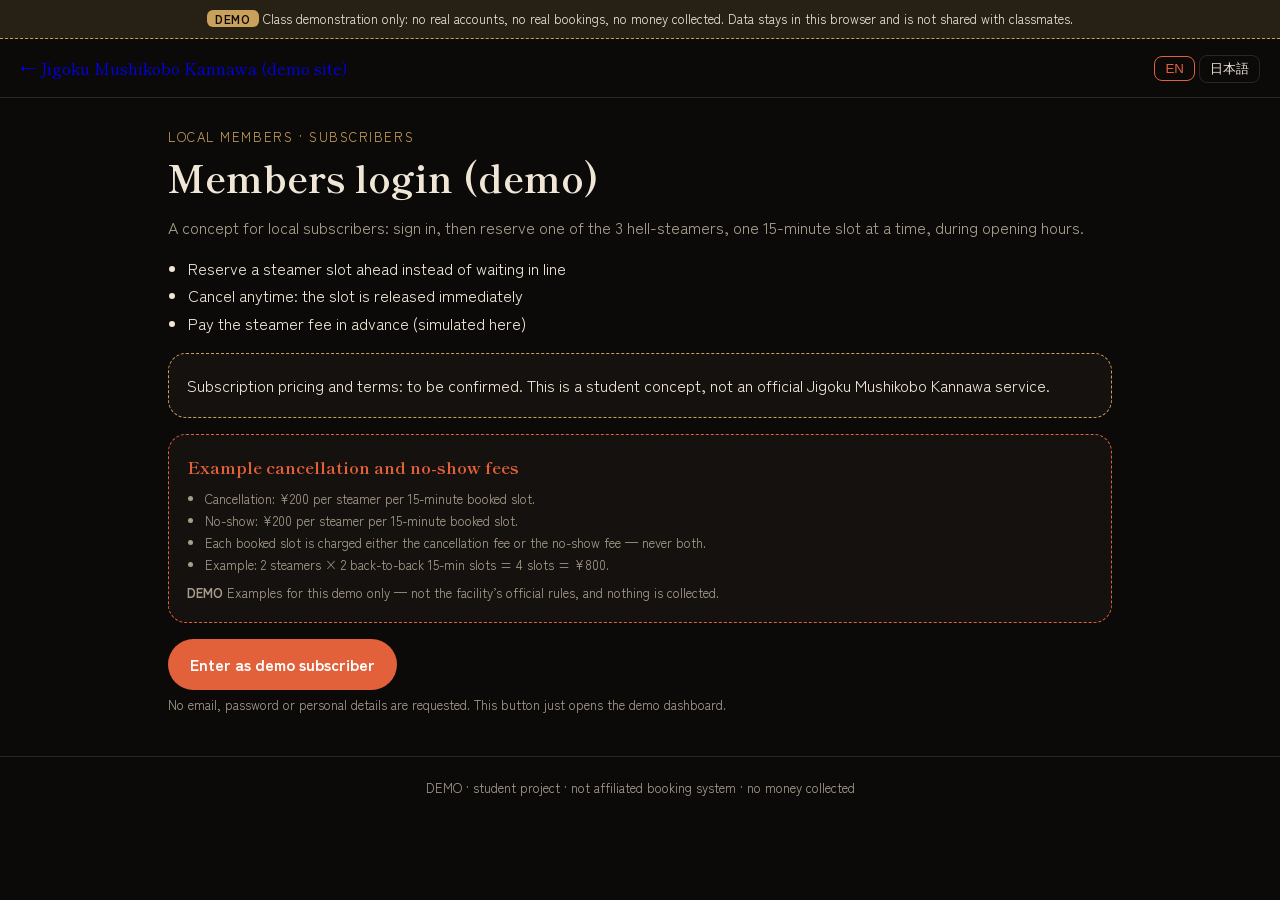
<file: members/index.html>
<!doctype html>
<html lang="en">
<head>
<meta charset="utf-8">
<meta name="viewport" content="width=device-width,initial-scale=1">
<meta name="robots" content="noindex">
<title>Members (DEMO) · Jigoku Mushikobo Kannawa</title>
<link rel="icon" href="../assets/favicon.svg" type="image/svg+xml">
<link rel="preconnect" href="https://fonts.googleapis.com"><link rel="preconnect" href="https://fonts.gstatic.com" crossorigin>
<link href="https://fonts.googleapis.com/css2?family=Shippori+Mincho+B1:wght@500;700;800&family=Zen+Kaku+Gothic+New:wght@400;500;700&display=swap" rel="stylesheet">
<link rel="stylesheet" href="members.css?v=20261115m">
</head>
<body>
<div class="demo-bar" role="note"><b>DEMO</b> <span data-t="bar"></span></div>
<header class="top">
  <a class="brand" href="../" data-t="back"></a>
  <div class="langs" role="group" aria-label="Language"><button type="button" data-lang="en">EN</button><button type="button" data-lang="ja">日本語</button></div>
</header>

<main id="landing" class="wrap">
  <p class="kicker" data-t="kicker"></p>
  <h1 data-t="h1"></h1>
  <p class="lead" data-t="lead"></p>
  <ul class="perks"><li data-t="perk1"></li><li data-t="perk2"></li><li data-t="perk3"></li></ul>
  <p class="card note" data-t="subPrice"></p>
  <aside class="card note fee-callout" aria-labelledby="feeH-land">
      <h3 id="feeH-land" data-t="feeH"></h3>
      <ul class="small"><li data-t="feeC"></li><li data-t="feeN"></li><li data-t="feeOne"></li><li data-t="feeEx"></li></ul>
      <p class="small"><b>DEMO</b> <span data-t="feeDemo"></span></p>
    </aside>
  <button type="button" class="btn fire" id="enter" data-t="enter"></button>
  <p class="small" data-t="noCred"></p>
</main>

<main id="dash" class="wrap" hidden>
  <div class="row between">
    <div><p class="kicker" data-t="dashK"></p><h1 data-t="dashH"></h1></div>
    <div class="row"><span class="badge" data-t="badge"></span><button type="button" class="btn ghost sm" id="logout" data-t="logout"></button></div>
  </div>

  <section class="card">
    <h2 data-t="bookH"></h2>
    <p class="small" data-t="hoursNote"></p>
    <aside class="card note fee-callout" aria-labelledby="feeH-dash">
      <h3 id="feeH-dash" data-t="feeH"></h3>
      <ul class="small"><li data-t="feeC"></li><li data-t="feeN"></li><li data-t="feeOne"></li><li data-t="feeEx"></li></ul>
      <p class="small"><b>DEMO</b> <span data-t="feeDemo"></span></p>
    </aside>
    <div class="form">
      <label><span data-t="dateL"></span><input type="date" id="date" required></label>
      <p class="small" id="durFixed" data-t="durFixed"></p>
    </div>
    <p class="small" data-t="gridHelp"></p>
    <p id="dayNote" class="msg" role="status" hidden></p>
    <div class="legend"><span class="free" data-t="lgFree"></span><span class="mine" data-t="lgMine"></span><span class="taken" data-t="lgTaken"></span><span class="sel" data-t="lgSel"></span></div>
    <div class="grid-wrap"><table id="grid" aria-describedby="gridcap"><caption id="gridcap" class="sr" data-t="gridCap"></caption></table></div>
  </section>

  <section class="card" id="checkout" hidden>
    <h2 data-t="sumH"></h2>
    <dl id="sum"></dl>
    <p class="small"><span data-t="feeNote"></span> <a href="https://jigokumushi.com/pages/18/" target="_blank" rel="noopener" data-t="feeSrc"></a></p>
    <div class="row"><button type="button" class="btn fire" id="pay" data-t="pay"></button><button type="button" class="btn ghost" id="clearSel" data-t="clear"></button></div>
    <p class="small" data-t="payNote"></p>
  </section>

  <p id="msg" role="status" class="msg" hidden></p>

  <section class="card">
    <h2 data-t="mineH"></h2>
    <p id="mineTotal" class="small" hidden></p>
    <ul id="mine" class="list"></ul>
  </section>

  <section class="card">
    <h2 data-t="ovH"></h2>
    <p class="small" data-t="ovNote"></p>
    <ul id="all" class="list small"></ul>
    <button type="button" class="btn ghost sm" id="reset" data-t="reset"></button>
  </section>
</main>
<footer class="foot small" data-t="foot"></footer>
<script src="members.js?v=20261115m"></script>
</body>
</html>
</file>
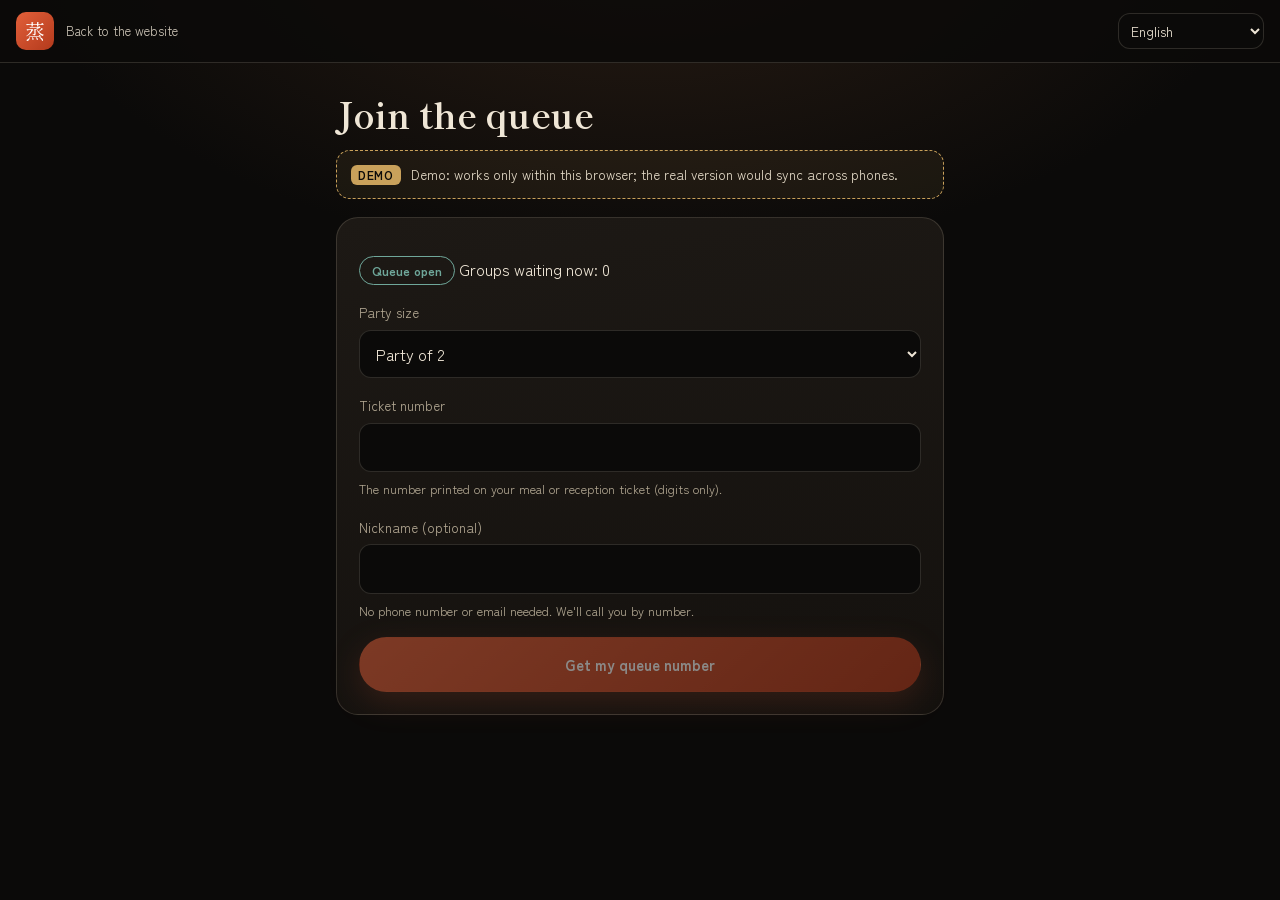
<file: queue/index.html>
<!DOCTYPE html>
<html lang="en">
<head>
<meta charset="utf-8">
<meta name="viewport" content="width=device-width, initial-scale=1">
<title>Join the queue | Jigokumushi Kobo Kannawa</title>
<meta name="robots" content="noindex">
<meta name="theme-color" content="#0b0a09">
<link rel="icon" href="../assets/favicon.svg" type="image/svg+xml">
<link rel="preconnect" href="https://fonts.googleapis.com">
<link rel="preconnect" href="https://fonts.gstatic.com" crossorigin>
<link href="https://fonts.googleapis.com/css2?family=Shippori+Mincho+B1:wght@500;700;800&family=Zen+Kaku+Gothic+New:wght@400;500;700&family=Noto+Sans+Myanmar:wght@400;700&display=swap" rel="stylesheet">
<link rel="stylesheet" href="queue.css?v=20261115q">
</head>
<body>
<div id="called-banner" role="alert" hidden>
  <p id="called-msg"></p>
  <p id="called-hint" hidden></p>
  <button type="button" class="btn sm" id="called-ok"></button>
</div>

<header class="q-head">
  <span class="q-mark" aria-hidden="true">蒸</span>
  <div class="grow"><a class="back" href="../" data-q="back">Back to the website</a></div>
  <div class="q-lang"><label for="q-lang" data-q="lang">Language</label>
    <select id="q-lang"></select></div>
</header>

<main id="main">
  <h1 id="q-title" data-q="title">Join the queue</h1>
  <p class="demo-note" role="note"><b>DEMO</b><span data-q="demo">Demo: works only within this browser; the real version would sync across phones.</span></p>
  <p class="vh" id="q-live" role="status" aria-live="polite"></p>

  <!-- join -->
  <section id="join-view" class="card" aria-labelledby="q-title">
    <p><span class="badge" id="q-open-badge"></span> <span id="q-waiting-now"></span></p>
    <form id="join-form" novalidate>
      <div class="field">
        <label for="f-size" data-q="sizeL">Party size</label>
        <select id="f-size"></select>
      </div>
      <div class="field">
        <label for="f-ticket" data-q="ticketNoL">Ticket number</label>
        <input id="f-ticket" type="text" inputmode="numeric" pattern="[0-9]{1,6}" maxlength="6" autocomplete="off" required aria-describedby="f-ticket-h f-ticket-err">
        <small id="f-ticket-h" data-q="ticketNoH">The number printed on your meal or reception ticket (digits only).</small>
        <p id="f-ticket-err" class="empty" hidden data-q="ticketNoErr">Enter the number on your ticket (1–6 digits).</p>
      </div>
      <div class="field">
        <label for="f-nick" data-q="nickL">Nickname (optional)</label>
        <input id="f-nick" type="text" maxlength="20" autocomplete="off" aria-describedby="f-nick-h">
        <small id="f-nick-h" data-q="nickH"></small>
      </div>
      <button class="btn btn-fire block" type="submit" id="f-join" disabled data-q="join">Get my queue number</button>
      <p id="closed-msg" class="empty" hidden data-q="closed"></p>
    </form>
  </section>

  <!-- ticket -->
  <section id="ticket-view" class="card" hidden aria-live="off">
    <p class="num-lab" data-q="yourNo">Your queue number</p>
    <p class="big-no" id="t-no" tabindex="-1" aria-label=""></p>
    <p><span class="status" id="t-status"></span></p>
    <p class="stat" id="t-ahead"></p>
    <p class="stat" id="t-wait"></p>
    <p class="meta" id="t-ticketno-row" hidden><span data-q="ticketNoShow">Ticket number</span>: <strong id="t-ticketno"></strong></p>
    <p class="meta"><span id="t-party"></span> · <span data-q="ticket">Ticket ID</span>: <code id="t-id"></code></p>
    <p class="alerts-on" id="t-coming-sent" hidden data-q="comingSent">Staff notified</p>

    <div class="row" id="alert-row">
      <button type="button" class="btn btn-gold sm" id="alerts-btn" data-q="alertsOff"></button>
    </div>
    <p class="alerts-on" id="alerts-on" hidden data-q="alertsOn"></p>
    <p class="meta alert-status" id="alert-status" hidden></p>
    <p class="meta" data-q="tip"></p>

    <div class="row">
      <button type="button" class="btn btn-ghost sm" id="leave-btn" data-q="leave">Leave the queue</button>
      <button type="button" class="btn btn-fire sm" id="again-btn" data-q="again" hidden>Join again</button>
    </div>
  </section>
</main>

<script src="i18n.js?v=20261115q"></script>
<script src="queue-core.js?v=20261115q"></script>
<script src="relay.js?v=20261115q"></script>
<script src="customer.js?v=20261115q"></script>
</body>
</html>
</file>
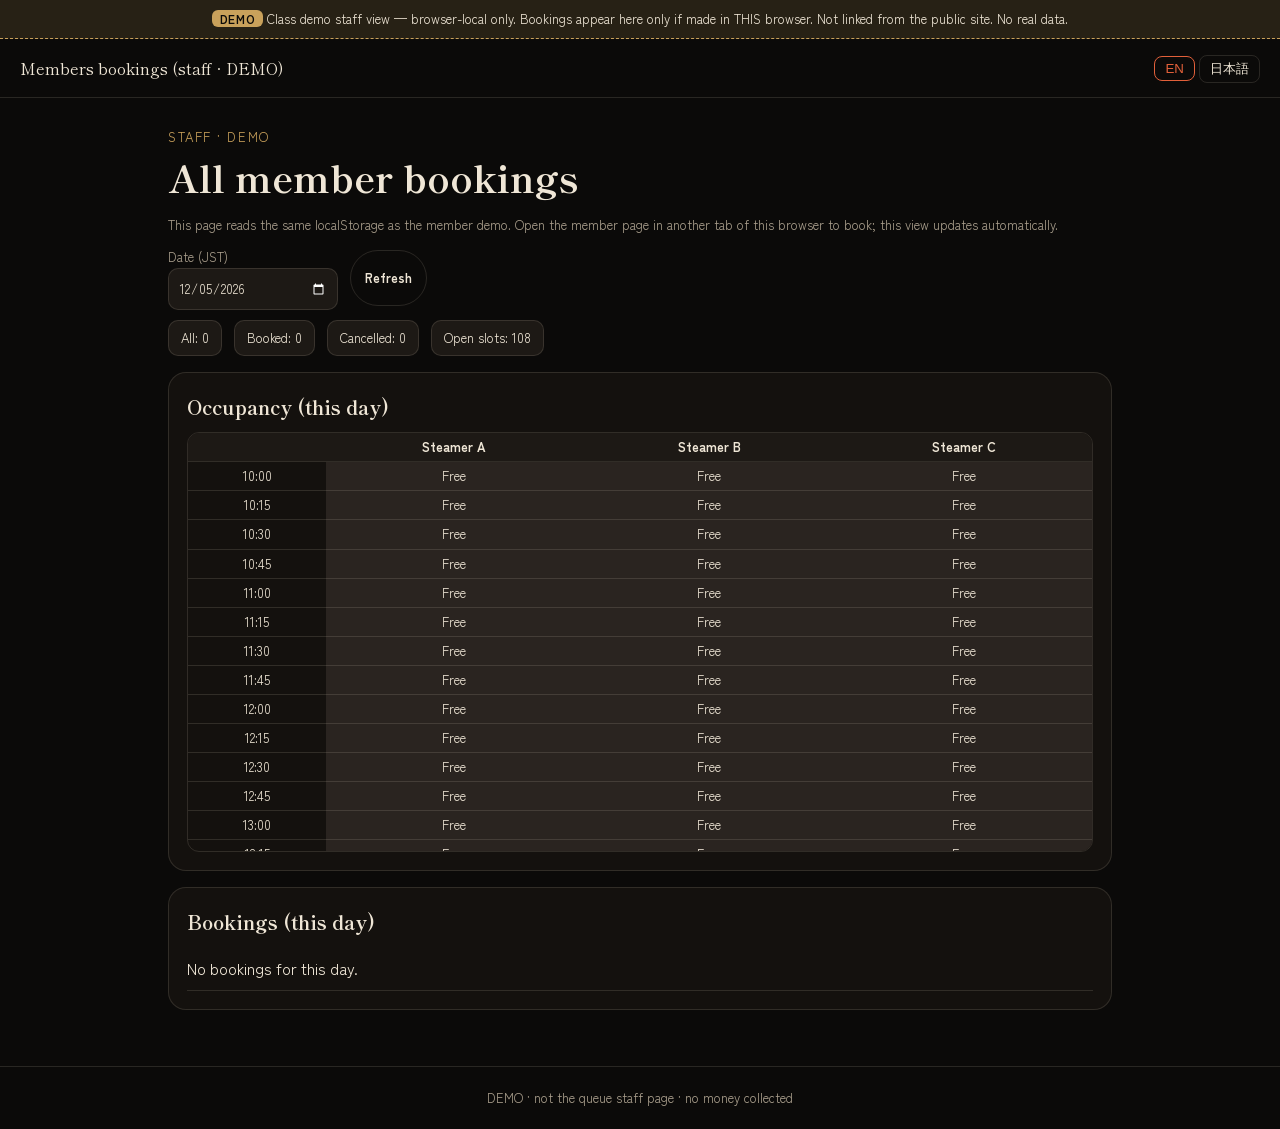
<file: members/staff.html>
<!doctype html>
<html lang="en">
<head>
<meta charset="utf-8">
<meta name="viewport" content="width=device-width,initial-scale=1">
<meta name="robots" content="noindex,nofollow">
<title>Members bookings (DEMO staff) · Jigoku Mushikobo Kannawa</title>
<link rel="icon" href="../assets/favicon.svg" type="image/svg+xml">
<link rel="preconnect" href="https://fonts.googleapis.com"><link rel="preconnect" href="https://fonts.gstatic.com" crossorigin>
<link href="https://fonts.googleapis.com/css2?family=Shippori+Mincho+B1:wght@500;700;800&family=Zen+Kaku+Gothic+New:wght@400;500;700&display=swap" rel="stylesheet">
<link rel="stylesheet" href="members.css?v=20261115m">
<style>
.counts{display:flex;gap:12px;flex-wrap:wrap;margin:8px 0}.counts span{background:var(--ink3);border:1px solid var(--line);border-radius:10px;padding:6px 12px;font-size:13px}
.occ{overflow:auto;max-height:420px;border:1px solid var(--line);border-radius:12px}
.occ table{border-collapse:collapse;width:100%;min-width:320px;font-size:12px}
.occ th,.occ td{border-bottom:1px solid var(--line);padding:3px 6px;text-align:center}
.occ .booked{background:var(--jade);color:var(--ink)}.occ .canc{background:#5a2a1e;color:var(--paper);opacity:.55}.occ .free{background:#2a2420}
.tag{display:inline-block;border-radius:6px;padding:0 7px;font-size:11px}.tag.booked{background:var(--jade);color:var(--ink)}.tag.cancelled{background:#5a2a1e}
</style>
</head>
<body>
<div class="demo-bar" role="note"><b>DEMO</b> <span data-t="bar"></span></div>
<header class="top">
  <span class="brand" data-t="brand"></span>
  <div class="langs" role="group"><button type="button" data-lang="en">EN</button><button type="button" data-lang="ja">日本語</button></div>
</header>
<main class="wrap">
  <p class="kicker" data-t="kicker"></p>
  <h1 data-t="h1"></h1>
  <p class="small" data-t="local"></p>
  <div class="form">
    <label><span data-t="dateL"></span><input type="date" id="date"></label>
    <button type="button" class="btn ghost sm" id="refresh" data-t="refresh"></button>
  </div>
  <div class="counts" id="counts"></div>
  <section class="card"><h2 data-t="occH"></h2><div class="occ"><table id="occ"></table></div></section>
  <section class="card"><h2 data-t="listH"></h2><ul id="list" class="list"></ul></section>
</main>
<footer class="foot small" data-t="foot"></footer>
<script src="staff.js?v=20261115m"></script>
</body>
</html>
</file>
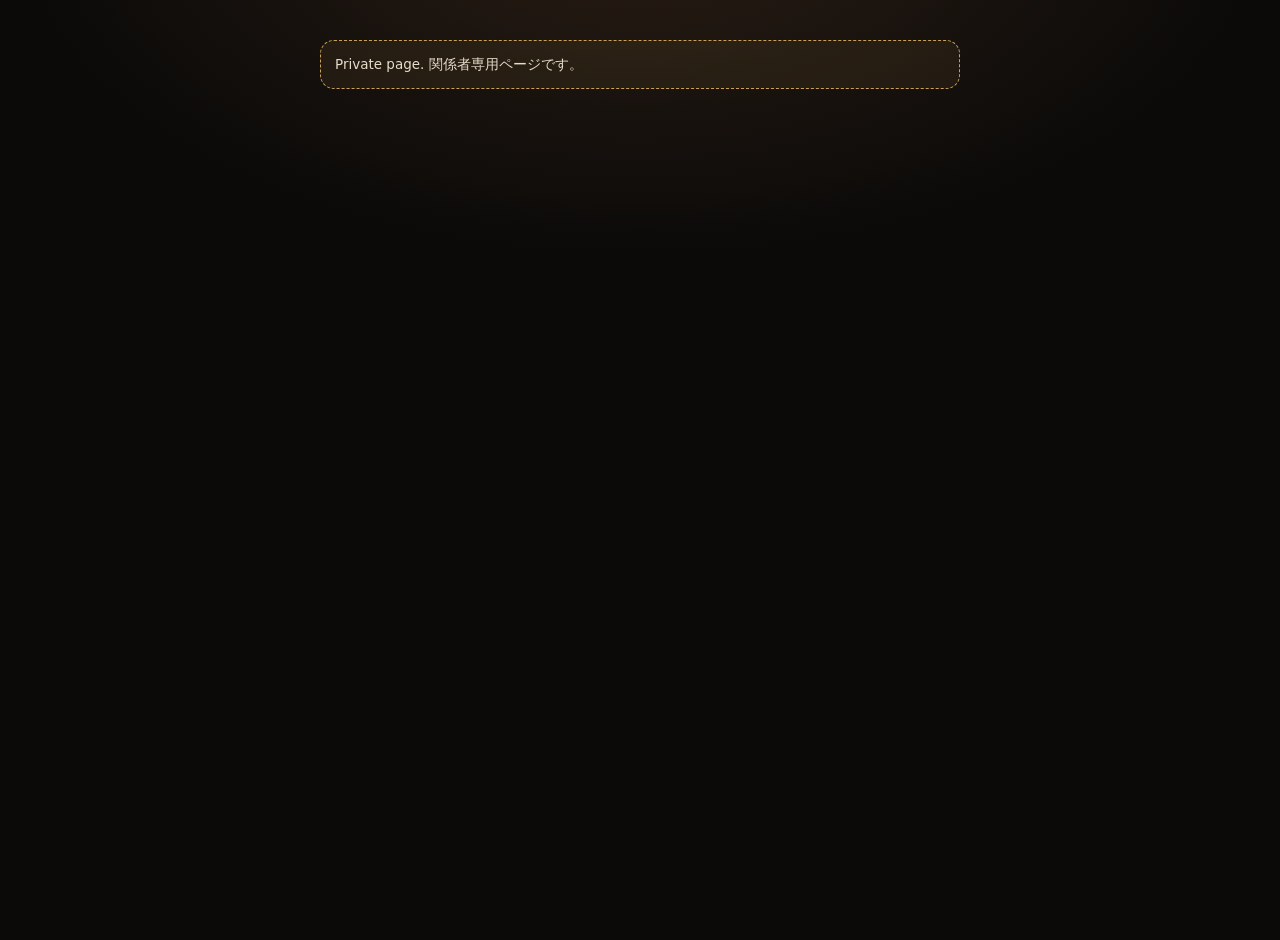
<file: queue/demo.html>
<!DOCTYPE html>
<html lang="en">
<head>
<meta charset="utf-8">
<meta name="viewport" content="width=device-width, initial-scale=1">
<title>Demo console – Queue | Jigokumushi Kobo Kannawa</title>
<meta name="robots" content="noindex,nofollow">
<meta name="theme-color" content="#0b0a09">
<link rel="icon" href="../assets/favicon.svg" type="image/svg+xml">
<link rel="stylesheet" href="queue.css?v=20261115q">
</head>
<body class="wide">
<p id="locked" class="demo-note" style="max-width:640px;margin:40px auto" hidden>Private page. 関係者専用ページです。</p>
<div id="demo-all" hidden>
<header class="q-head">
  <span class="q-mark" aria-hidden="true">蒸</span>
  <div class="grow"><strong>Demo console / デモ操作画面</strong></div>
  <a class="back" href="./">Customer page</a>
</header>
<p class="demo-note" role="note" style="max-width:1168px;margin:12px auto 0"><b>DEMO</b><span>One-screen test: the customer view and the staff controls are side by side (stacked, with tabs, on a phone), both in this one browser tab, so they sync live and both stay visible. Works on a phone. / 1画面でお客様側とスタッフ側を同時に試せるデモ操作画面です。</span></p>
<div class="dc-info">
  <ol>
    <li>Customer: tap <b>Get my queue number</b> (this also turns on sound and asks for notification permission).</li>
    <li>Staff: tap <b>Add walk-in party</b> a few times, then <b>Call next</b> or a row's <b>Call</b>.</li>
    <li>Customer: banner, sound, vibration (Android) and title flash. <b>Call again</b> re-alerts. Use <b>New customer</b> to start over as someone else.</li>
  </ol>
</div>
<div class="dc-bar">
  <div class="dc-tabs" role="group" aria-label="View / 表示">
    <button type="button" class="btn btn-ghost sm" data-show="both" aria-pressed="true">Both</button>
    <button type="button" class="btn btn-ghost sm" data-show="customer" aria-pressed="false">Customer</button>
    <button type="button" class="btn btn-ghost sm" data-show="staff" aria-pressed="false">Staff</button>
  </div>
  <span class="grow"></span>
  <button type="button" class="btn btn-ghost sm" id="dc-new">New customer</button>
</div>
<div class="dc-grid" id="dc-grid" data-show="both">
  <section class="dc-pane" id="pane-customer"><h2>Customer view / お客様</h2>
    <iframe id="fr-customer" title="Customer view" src="about:blank" data-src="index.html?embed=1&v=20261115q" allow="autoplay; vibrate"></iframe></section>
  <section class="dc-pane" id="pane-staff"><h2>Staff controls / スタッフ</h2>
    <iframe id="fr-staff" title="Staff controls" src="about:blank"></iframe></section>
</div>
<script src="gate.js?v=20261115q"></script>
<script>
(function () {
  JKGate.ready.then(function (ok) {
    if (!ok) { document.getElementById('locked').hidden = false; return; }
    document.getElementById('demo-all').hidden = false;
    var fc = document.getElementById('fr-customer'); fc.src = fc.getAttribute('data-src');
    document.getElementById('fr-staff').src = 'staff.html?embed=1&v=20261115q#k=' + encodeURIComponent(JKGate.key());
  });
  var g = document.getElementById('dc-grid');
  document.querySelectorAll('.dc-tabs button').forEach(function (b) {
    b.addEventListener('click', function () {
      g.setAttribute('data-show', b.getAttribute('data-show'));
      document.querySelectorAll('.dc-tabs button').forEach(function (x) { x.setAttribute('aria-pressed', x === b ? 'true' : 'false'); });
    });
  });
  document.getElementById('dc-new').addEventListener('click', function () {
    var f = document.getElementById('fr-customer');
    try { ['jk-q-ticket', 'jk-q-alerts', 'jk-q-dismissed'].forEach(function (k) { f.contentWindow.sessionStorage.removeItem(k); }); } catch (e) {}
    f.contentWindow.location.reload();
  });
})();
</script>
</div>
</body>
</html>
</file>
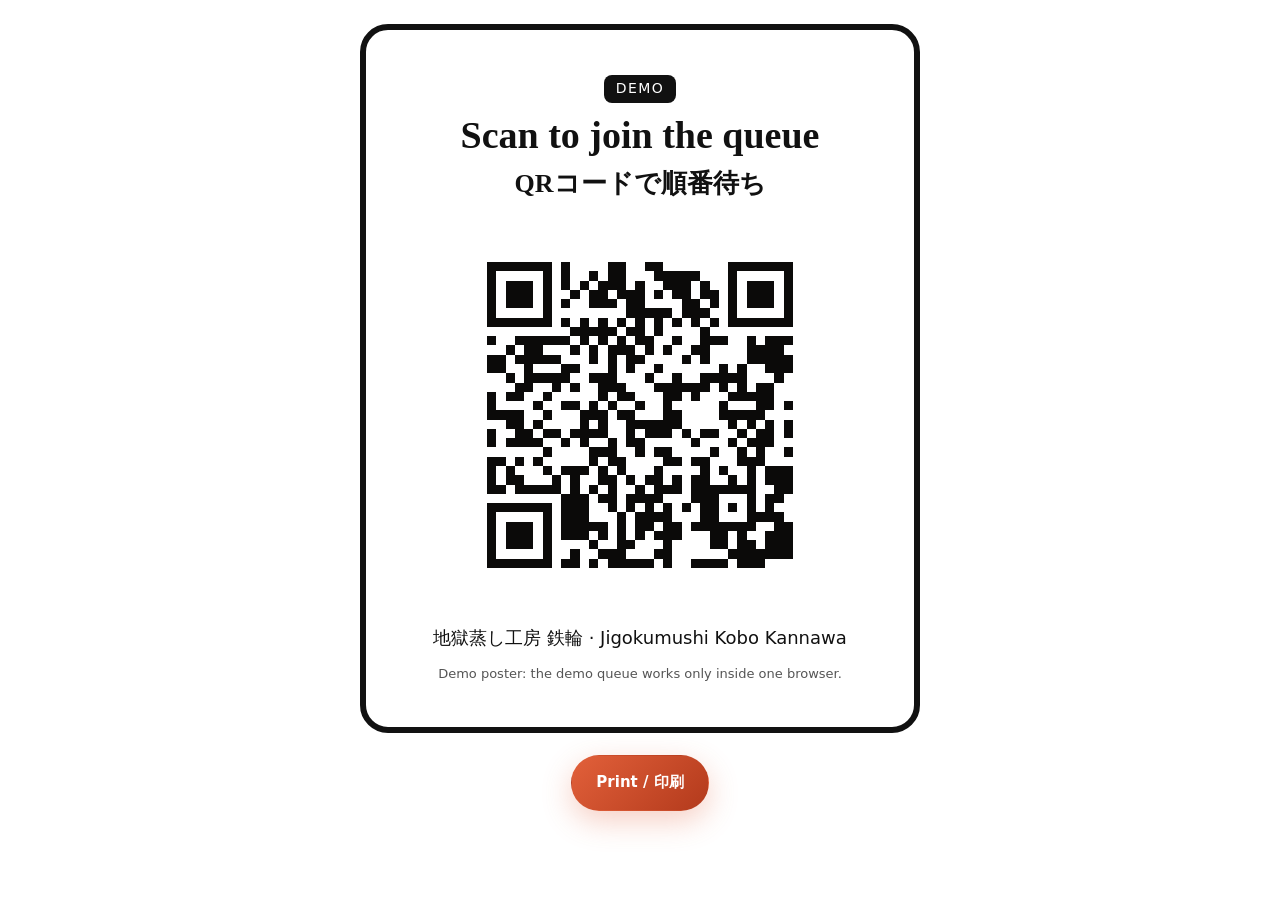
<file: queue/poster.html>
<!DOCTYPE html>
<html lang="en">
<head>
<meta charset="utf-8">
<meta name="viewport" content="width=device-width, initial-scale=1">
<title>Poster – Scan to join the queue | 並ぶ前にQRコード</title>
<meta name="robots" content="noindex">
<link rel="stylesheet" href="queue.css">
<style>
body{background:#fff;color:#111;text-align:center;padding:24px;font-family:var(--sans)}
.p{max-width:560px;margin:0 auto;border:6px solid #111;border-radius:28px;padding:32px 24px}
.p h1{font-family:var(--serif);font-size:38px;margin:0 0 4px;line-height:1.2}
.p h2{font-family:var(--serif);font-size:26px;margin:0 0 18px;font-weight:700}
.p img{width:min(100%,380px);height:auto;image-rendering:pixelated}
.p p{margin:10px 0;font-size:18px}
.demo{display:inline-block;background:#111;color:#fff;padding:2px 12px;border-radius:8px;font-size:14px;letter-spacing:.1em}
.noprint{margin-top:22px}
@media print{.noprint{display:none}}
</style>
</head>
<body>
<div class="p">
  <p><span class="demo">DEMO</span></p>
  <h1>Scan to join the queue</h1>
  <h2 lang="ja">QRコードで順番待ち</h2>
  <img src="../assets/queue-qr.png" width="380" height="380" alt="QR code to https://network26.github.io/jigokumushi-demo/queue/">
  <p>地獄蒸し工房 鉄輪 · Jigokumushi Kobo Kannawa</p>
  <p style="font-size:13px;color:#555">Demo poster: the demo queue works only inside one browser.</p>
</div>
<p class="noprint"><button class="btn btn-fire" onclick="window.print()">Print / 印刷</button></p>
</body>
</html>
</file>
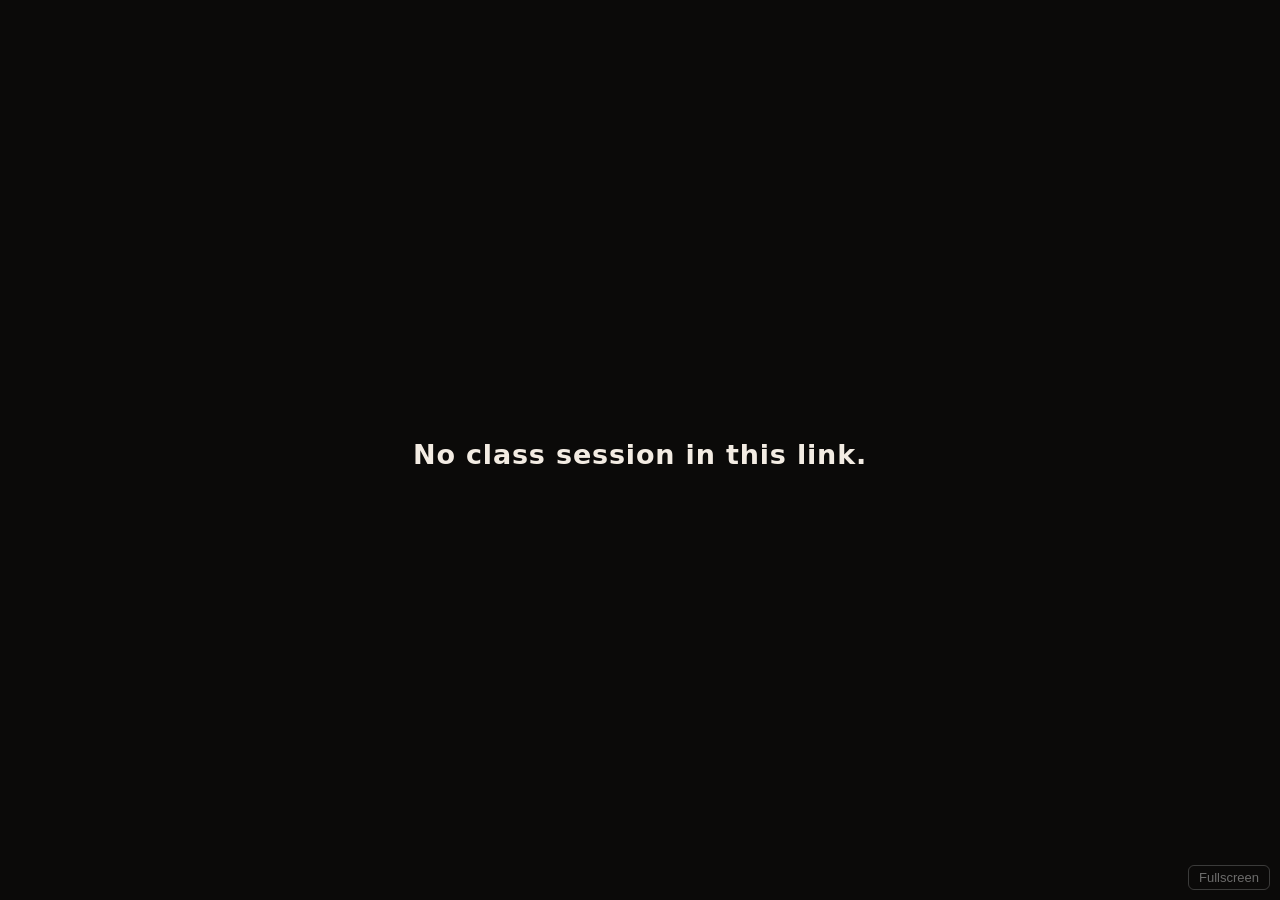
<file: queue/qr.html>
<!DOCTYPE html>
<html lang="en">
<head>
<meta charset="utf-8">
<meta name="viewport" content="width=device-width, initial-scale=1">
<title>Scan to join the queue | 地獄蒸し工房 鉄輪</title>
<meta name="robots" content="noindex,nofollow">
<meta name="theme-color" content="#0b0a09">
<link rel="icon" href="../assets/favicon.svg" type="image/svg+xml">
<style>
  html,body{height:100%;margin:0}
  body{background:#0b0a09;color:#f3ece3;font-family:"Zen Kaku Gothic New",system-ui,-apple-system,"Segoe UI",sans-serif;display:flex;flex-direction:column;align-items:center;justify-content:center;gap:2.2vmin;text-align:center;padding:2vmin;box-sizing:border-box}
  h1{margin:0;font-size:clamp(20px,4.6vmin,46px);font-weight:700;letter-spacing:.02em}
  #qr{width:min(78vmin,90vw);height:min(78vmin,90vw);background:#fff;border-radius:2vmin;overflow:hidden;line-height:0;box-shadow:0 0 0 1.2vmin #fff}
  #qr svg{width:100%;height:100%;display:block}
  p{margin:0;font-size:clamp(12px,2.2vmin,22px);opacity:.75}
  #err{font-size:clamp(16px,3vmin,28px);opacity:1}
  #fs{position:fixed;right:10px;bottom:10px;background:transparent;border:1px solid #fff3;color:#fff6;border-radius:6px;padding:4px 10px;font-size:13px;cursor:pointer}
  #fs:hover,#fs:focus{color:#fff;border-color:#fff8}
  body.full #fs{display:none}
</style>
</head>
<body>
  <h1 id="h">Scan to join the queue<br><span lang="ja">QRコードで順番待ち</span></h1>
  <div id="qr" role="img" aria-label="QR code for joining the queue"></div>
  <p id="note">Class demo: messages pass through a public relay (ntfy.sh). Don't enter personal info.</p>
  <button type="button" id="fs">Fullscreen</button>
<script src="vendor/qrcode.js?v=20261115q"></script>
<script src="relay.js?v=20261115q"></script>
<script>
(function () {
  var c = JKRelay.parseClass(location.hash), box = document.getElementById('qr');
  if (!c) { box.remove(); document.getElementById('h').innerHTML = '<span id="err">No class session in this link.</span>'; document.getElementById('note').remove(); }
  else box.innerHTML = JKRelay.qrSvg(JKRelay.joinUrl(c.sid, c.pk));
  var fs = document.getElementById('fs');
  fs.addEventListener('click', function () { var d = document.documentElement; (d.requestFullscreen || d.webkitRequestFullscreen || function () {}).call(d); });
  document.addEventListener('fullscreenchange', function () { document.body.classList.toggle('full', !!document.fullscreenElement); });
  document.addEventListener('keydown', function (e) { if (e.key === 'f' || e.key === 'F') fs.click(); });
})();
</script>
</body>
</html>
</file>
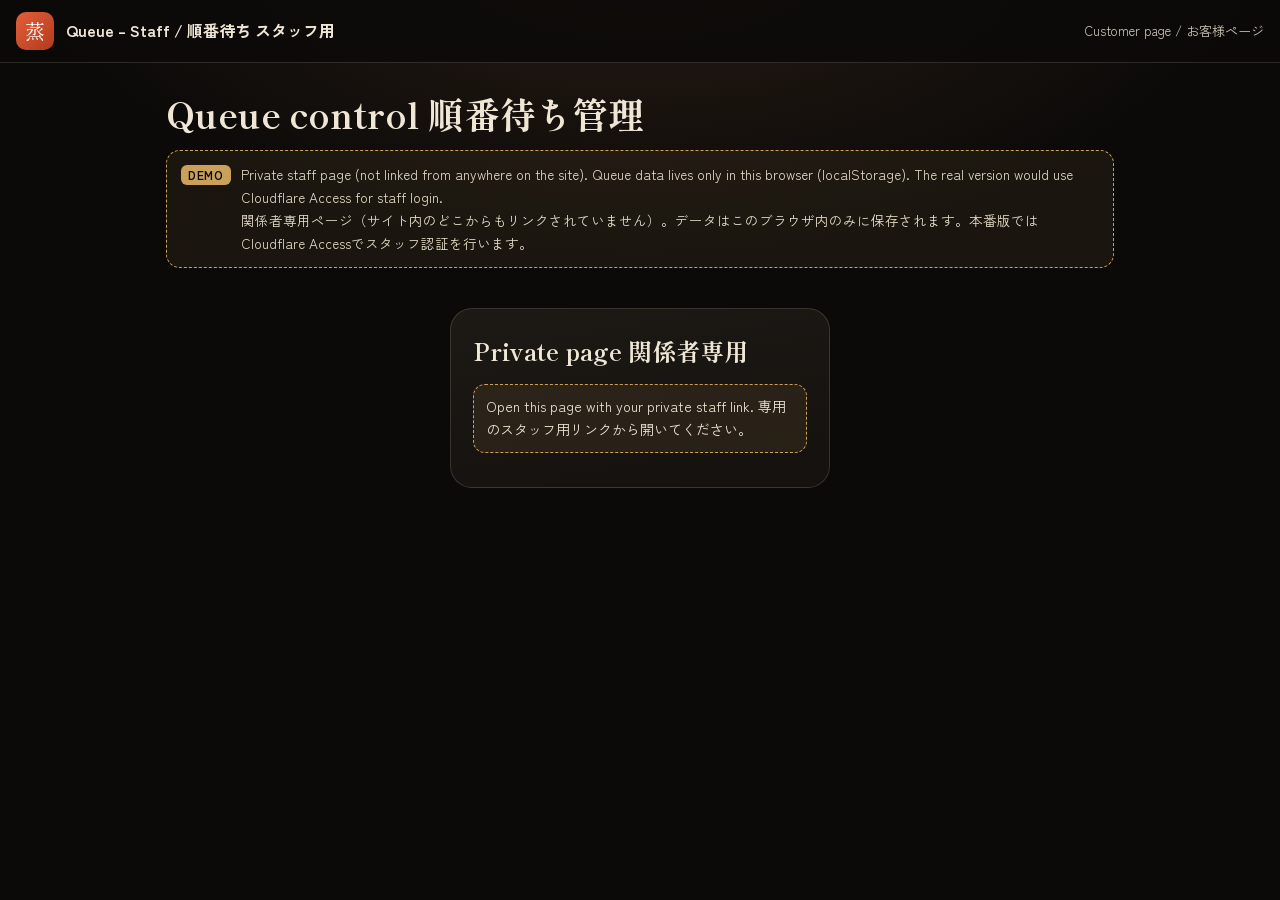
<file: queue/staff.html>
<!DOCTYPE html>
<html lang="en">
<head>
<meta charset="utf-8">
<meta name="viewport" content="width=device-width, initial-scale=1">
<title>Staff – Queue (demo) スタッフ用 | Jigokumushi Kobo Kannawa</title>
<meta name="robots" content="noindex,nofollow">
<meta name="theme-color" content="#0b0a09">
<link rel="icon" href="../assets/favicon.svg" type="image/svg+xml">
<link rel="preconnect" href="https://fonts.googleapis.com">
<link rel="preconnect" href="https://fonts.gstatic.com" crossorigin>
<link href="https://fonts.googleapis.com/css2?family=Shippori+Mincho+B1:wght@500;700;800&family=Zen+Kaku+Gothic+New:wght@400;500;700&display=swap" rel="stylesheet">
<link rel="stylesheet" href="queue.css?v=20261115q">
</head>
<body class="wide">
<header class="q-head">
  <span class="q-mark" aria-hidden="true">蒸</span>
  <div class="grow"><strong>Queue – Staff / 順番待ち スタッフ用</strong></div>
  <a class="back" href="./">Customer page / お客様ページ</a>
</header>

<main id="main">
  <h1>Queue control <span lang="ja">順番待ち管理</span></h1>
  <p class="demo-note" role="note" id="demo-note"><b>DEMO</b><span>Private staff page (not linked from anywhere on the site). Queue data lives only in this browser (localStorage). The real version would use Cloudflare Access for staff login.<br>
  <span lang="ja">関係者専用ページ（サイト内のどこからもリンクされていません）。データはこのブラウザ内のみに保存されます。本番版ではCloudflare Accessでスタッフ認証を行います。</span></span></p>

  <!-- locked view: shown unless this browser opened the private staff link -->
  <section id="pin-view" class="card pin-box" aria-labelledby="pin-h" hidden>
    <h2 id="pin-h" style="font-family:var(--serif);margin:0 0 6px">Private page <span lang="ja">関係者専用</span></h2>
    <p class="pin-hint">Open this page with your private staff link. <span lang="ja">専用のスタッフ用リンクから開いてください。</span></p>
  </section>

  <!-- console -->
  <div id="console" hidden>
    <p class="vh" id="s-live" role="status" aria-live="polite"></p>
    <p class="new-banner" id="new-banner" role="alert" hidden></p>
    <div id="coming-banner" class="new-banner coming-banner" role="status" hidden></div>
    <p class="meta" style="margin:0 0 12px"><b>How calling works:</b> when someone joins, they appear in the list below (highlighted as NEW, with a short beep). Their phone only alerts when you press <b>Call</b>. Customers cannot call themselves. <span lang="ja">お客様が並ぶと下のリストに表示されます。「呼出」を押した時だけお客様のスマホが鳴ります。</span></p>
    <div class="stats" aria-label="Summary">
      <div><b id="n-wait">0</b><span>Waiting / 待ち</span></div>
      <div><b id="n-called">0</b><span>Called / 呼出中</span></div>
      <div><b id="n-seated">0</b><span>Seated / 案内済</span></div>
      <div><b id="n-no">0</b><span>No-show / 不在</span></div>
      <div><span class="badge" id="s-open">Queue open</span><br><span id="s-open-ja" lang="ja"></span></div>
    </div>

    <section class="card" id="class-panel" aria-labelledby="cd-h" style="padding:14px 16px;margin:0 0 14px">
      <h2 id="cd-h" style="font-family:var(--serif);margin:0 0 6px;font-size:1.1rem">Class demo (live, many phones) <span lang="ja">クラス用ライブデモ</span> <span class="badge" id="cd-badge" hidden>LIVE</span></h2>
      <p class="meta" style="margin:0 0 10px">Classmates scan a QR code and join from their own phones; you call them from here. Messages pass through a public relay (ntfy.sh); they should not enter personal info. <span lang="ja">クラスの皆さんが各自のスマホで参加し、ここから呼び出します。メッセージは公開リレー(ntfy.sh)を経由します。個人情報は入力しないでください。</span></p>
      <div id="cd-off">
        <button type="button" class="btn btn-fire" id="cd-start">Start / resume class demo <span lang="ja">開始・再開</span></button>
      </div>
      <div id="cd-on" hidden>
        <p style="margin:0 0 8px"><span id="cd-status" role="status" class="meta"></span></p>
        <div style="display:flex;gap:14px;align-items:flex-start;flex-wrap:wrap">
          <div id="cd-qr" style="width:170px;height:170px;background:#fff;border-radius:6px;overflow:hidden" aria-label="QR code that classmates scan"></div>
          <div style="flex:1;min-width:230px">
            <p class="meta" style="margin:0 0 8px;word-break:break-all">Join link (public, goes inside the QR): <code id="cd-link"></code></p>
            <div class="toolbar" style="margin:0">
              <button type="button" class="btn btn-fire sm" id="cd-proj">Open projector QR <span lang="ja">投影用QR</span></button>
              <button type="button" class="btn btn-ghost sm" id="cd-copy">Copy join link <span lang="ja">参加リンク</span></button>
              <button type="button" class="btn btn-ghost sm" id="cd-backup">Copy private staff link + backup <span lang="ja">非公開リンク</span></button>
              <button type="button" class="btn btn-ghost sm" id="cd-local">Back to local demo <span lang="ja">ローカルへ</span></button>
              <button type="button" class="btn btn-ghost sm" id="cd-end">End &amp; forget session <span lang="ja">終了</span></button>
            </div>
          </div>
        </div>
      </div>
    </section>

    <div class="toolbar">
      <button type="button" class="btn btn-fire" id="b-next">Call next <span lang="ja">次を呼ぶ</span></button>
      <button type="button" class="btn btn-ghost" id="b-open">Close queue <span lang="ja">受付終了</span></button>
      <button type="button" class="btn btn-ghost" id="b-add">Add walk-in party <span lang="ja">店頭のお客様を追加</span></button>
      <button type="button" class="btn btn-ghost" id="b-reset">Reset <span lang="ja">リセット</span></button>
      <button type="button" class="btn btn-ghost" id="b-lock">Lock this browser <span lang="ja">ロック</span></button>
    </div>

    <div class="card tbl-wrap">
      <table>
        <caption>Queue <span lang="ja">待ちリスト</span></caption>
        <thead><tr><th scope="col">No.</th><th scope="col">Ticket / 受付番号</th><th scope="col">Party / 人数</th><th scope="col">Name / 名前</th><th scope="col">Language / 言語</th><th scope="col">Status / 状態</th><th scope="col">Waiting / 経過</th><th scope="col">Actions / 操作</th></tr></thead>
        <tbody id="rows"></tbody>
      </table>
      <p class="empty" id="empty">No parties yet. Open the customer page in another tab and join. <span lang="ja">まだ待ちはありません。別タブでお客様ページから並んでみてください。</span></p>
    </div>

    <div class="card qr-card">
      <img src="../assets/queue-qr.png" width="140" height="140" alt="QR code for the customer queue page">
      <div>
        <p style="margin:0"><b>Poster QR / ポスター用QR</b></p>
        <p class="meta" style="margin:4px 0 10px">Opens <code>https://network26.github.io/jigokumushi-demo/queue/</code></p>
        <a class="btn btn-ghost sm" href="poster.html">Printable poster / 印刷用ポスター</a>
      </div>
    </div>
  </div>
</main>
<script src="gate.js?v=20261115q"></script>
<script src="vendor/qrcode.js?v=20261115q"></script>
<script src="queue-core.js?v=20261115q"></script>
<script src="relay.js?v=20261115q"></script>
<script src="staff.js?v=20261115q"></script>
</body>
</html>
</file>
<file: css/style.css>
:root{
  --ink:#0b0a09; --ink2:#14110e; --ink3:#1d1915; --line:rgba(226,214,190,.12);
  --paper:#efe6d6; --mute:#a99e8c; --fire:#e2603a; --fire2:#ff8a4c; --gold:#c9a15b; --jade:#6fa79a;
  --serif:'Shippori Mincho B1','Noto Serif JP','Noto Serif CJK JP','Noto Serif',serif;
  --sans:'Zen Kaku Gothic New','Noto Sans JP','Noto Sans CJK JP','Noto Sans','Noto Sans Myanmar','Myanmar Text','Padauk','Segoe UI',system-ui,sans-serif;
  --ease:cubic-bezier(.2,.8,.2,1);
}
*{box-sizing:border-box;margin:0;padding:0}
html{scroll-behavior:smooth}
body{background:var(--ink);color:var(--paper);font-family:var(--sans);line-height:1.75;overflow-x:hidden;-webkit-font-smoothing:antialiased}
a{color:inherit}
img,svg{display:block}
::selection{background:var(--fire);color:#fff}

/* loader */
#loader{position:fixed;inset:0;z-index:999;background:var(--ink);display:grid;place-items:center;align-content:center;gap:18px;transition:opacity .8s,visibility .8s}
#loader.done{opacity:0;visibility:hidden}
.loader-kanji{font-family:var(--serif);font-size:88px;color:var(--fire);animation:breathe 1.6s ease-in-out infinite;text-shadow:0 0 40px rgba(226,96,58,.6)}
.loader-bar{width:160px;height:2px;background:var(--line);overflow:hidden}
.loader-bar span{display:block;height:100%;width:40%;background:var(--gold);animation:load 1s ease-in-out infinite}
@keyframes load{0%{transform:translateX(-100%)}100%{transform:translateX(250%)}}
@keyframes breathe{50%{transform:scale(1.08);filter:blur(1px)}}

#steam-canvas{position:fixed;inset:0;width:100%;height:100%;z-index:1;pointer-events:none;mix-blend-mode:screen}
.grain{position:fixed;inset:-50%;z-index:2;pointer-events:none;opacity:.06;background-image:url("data:image/svg+xml,%3Csvg xmlns='http://www.w3.org/2000/svg' width='160' height='160'%3E%3Cfilter id='n'%3E%3CfeTurbulence type='fractalNoise' baseFrequency='.9' numOctaves='3'/%3E%3C/filter%3E%3Crect width='100%25' height='100%25' filter='url(%23n)'/%3E%3C/svg%3E");animation:grain 8s steps(10) infinite}
@keyframes grain{0%,100%{transform:translate(0,0)}20%{transform:translate(-5%,3%)}40%{transform:translate(3%,-6%)}60%{transform:translate(-2%,5%)}80%{transform:translate(6%,1%)}}
#progress{position:fixed;top:0;left:0;height:3px;width:100%;z-index:60;transform-origin:0 50%;transform:scaleX(0);background:linear-gradient(90deg,var(--gold),var(--fire),var(--fire2))}
main,footer{position:relative;z-index:3}

/* header */
#site-header{position:fixed;top:0;left:0;right:0;z-index:50;display:flex;align-items:center;gap:24px;padding:14px clamp(16px,3vw,40px);transition:background .4s,backdrop-filter .4s,padding .4s}
#site-header.scrolled{background:rgba(11,10,9,.72);backdrop-filter:blur(14px);-webkit-backdrop-filter:blur(14px);padding-block:8px;border-bottom:1px solid var(--line)}
.brand{display:flex;align-items:center;gap:12px;text-decoration:none}
.brand-mark{width:42px;height:42px;display:grid;place-items:center;border:1px solid var(--fire);color:var(--fire);font-family:var(--serif);font-size:24px;border-radius:50%;box-shadow:0 0 24px rgba(226,96,58,.35) inset;animation:pulseRing 4s ease-in-out infinite}
@keyframes pulseRing{50%{box-shadow:0 0 24px rgba(226,96,58,.6) inset,0 0 18px rgba(226,96,58,.4)}}
.brand-text{display:flex;flex-direction:column;line-height:1.2}
.brand-text b{font-family:var(--serif);font-size:17px;letter-spacing:.08em}
.brand-text small{font-size:10.5px;letter-spacing:.2em;text-transform:uppercase;color:var(--mute)}
#main-nav{display:flex;gap:4px;margin-left:auto;flex-wrap:nowrap}
#main-nav a{position:relative;text-decoration:none;font-size:13px;padding:8px 10px;color:var(--paper);opacity:.8;white-space:nowrap;transition:opacity .3s}
#main-nav a::after{content:"";position:absolute;left:10px;right:10px;bottom:4px;height:1px;background:var(--fire);transform:scaleX(0);transition:transform .35s var(--ease)}
#main-nav a:hover,#main-nav a.active{opacity:1}
#main-nav a:hover::after,#main-nav a.active::after{transform:scaleX(1)}
.tel-pill{text-decoration:none;font-size:13px;padding:8px 14px;border:1px solid var(--gold);color:var(--gold);border-radius:99px;white-space:nowrap;transition:.3s}
.tel-pill:hover{background:var(--gold);color:var(--ink)}
#nav-toggle{display:none;margin-left:auto;background:none;border:0;width:40px;height:40px;cursor:pointer;flex-direction:column;justify-content:center;gap:6px;align-items:center}
#nav-toggle span{width:24px;height:2px;background:var(--paper);transition:.3s}
#nav-toggle[aria-expanded=true] span:nth-child(1){transform:translateY(8px) rotate(45deg)}
#nav-toggle[aria-expanded=true] span:nth-child(2){opacity:0}
#nav-toggle[aria-expanded=true] span:nth-child(3){transform:translateY(-8px) rotate(-45deg)}

/* language globe */
#lang-dock{position:fixed;right:clamp(12px,2vw,28px);top:50%;transform:translateY(-50%);z-index:70}
#globe-btn{width:64px;height:64px;border-radius:50%;border:1px solid rgba(201,161,91,.6);background:radial-gradient(circle at 35% 30%,#2a221b,#0d0b09);color:var(--gold);cursor:pointer;display:grid;place-items:center;position:relative;box-shadow:0 10px 30px rgba(0,0,0,.6),0 0 0 0 rgba(226,96,58,.5);animation:globePulse 3s infinite;transition:transform .3s var(--ease)}
#globe-btn:hover{transform:scale(1.08) rotate(-8deg)}
@keyframes globePulse{70%{box-shadow:0 10px 30px rgba(0,0,0,.6),0 0 0 14px rgba(226,96,58,0)}100%{box-shadow:0 10px 30px rgba(0,0,0,.6),0 0 0 0 rgba(226,96,58,0)}}
.globe-svg{width:34px;height:34px;fill:none;stroke:currentColor;stroke-width:2}
.spin-ell{transform-origin:24px 24px;animation:spinEll 6s linear infinite}
@keyframes spinEll{0%{transform:scaleX(1)}50%{transform:scaleX(-1)}100%{transform:scaleX(1)}}
#lang-code{position:absolute;bottom:-8px;left:50%;transform:translateX(-50%);font-size:10px;font-weight:700;background:var(--fire);color:#fff;padding:1px 7px;border-radius:99px;letter-spacing:.08em}
#lang-panel{position:absolute;right:76px;top:50%;width:240px;max-height:min(420px,70vh);transform:translateY(-50%) translateX(20px) scale(.95);opacity:0;visibility:hidden;background:rgba(20,17,14,.94);backdrop-filter:blur(16px);border:1px solid var(--line);border-radius:16px;box-shadow:0 30px 60px rgba(0,0,0,.6);transition:.35s var(--ease);display:flex;flex-direction:column;overflow:hidden}
#lang-dock.open #lang-panel{opacity:1;visibility:visible;transform:translateY(-50%) translateX(0) scale(1)}
.lang-head{padding:14px 18px;font-size:12px;letter-spacing:.15em;text-transform:uppercase;color:var(--gold);border-bottom:1px solid var(--line)}
#lang-list{list-style:none;overflow-y:auto;padding:6px;scrollbar-width:thin;scrollbar-color:var(--fire) transparent}
#lang-list li button{width:100%;text-align:left;display:flex;justify-content:space-between;align-items:center;gap:10px;background:none;border:0;color:var(--paper);font:inherit;font-size:14px;padding:10px 12px;border-radius:10px;cursor:pointer;transition:.2s}
#lang-list li button small{color:var(--mute);font-size:11px}
#lang-list li button:hover{background:rgba(226,96,58,.14);transform:translateX(-4px)}
#lang-list li button[aria-selected=true]{background:linear-gradient(90deg,rgba(226,96,58,.3),transparent);color:#fff}
#lang-list li button[aria-selected=true]::after{content:"✓";color:var(--fire)}

/* hero */
.hero{height:230vh;position:relative}
.hero-sticky{position:sticky;top:0;height:100vh;overflow:hidden;perspective:1000px}
.layer{position:absolute;inset:0;will-change:transform;transform-origin:50% 70%}
.layer-sky{background:radial-gradient(ellipse at 50% 120%,#5a1f12 0%,#2a1410 30%,#120d0b 60%,#070606 100%)}
.layer-moon{display:grid;place-items:start center;padding-top:14vh}
.moon{width:min(34vw,320px);aspect-ratio:1;border-radius:50%;background:radial-gradient(circle at 40% 35%,#ffd9a8,#e2603a 55%,#7a2412 100%);box-shadow:0 0 120px 40px rgba(226,96,58,.35);opacity:.85;animation:moon 9s ease-in-out infinite}
@keyframes moon{50%{transform:translateY(-12px);box-shadow:0 0 160px 60px rgba(226,96,58,.42)}}
.layer svg{position:absolute;bottom:0;width:100%;height:100%}
.layer-mtn-far path{fill:#1c1411}
.layer-mtn-mid path{fill:#130e0c}
.layer-town svg{fill:#0a0807}
.layer-torii{display:flex;align-items:flex-end;justify-content:flex-end;padding-right:6vw}
.torii{position:relative!important;width:min(40vw,420px)!important;height:auto!important;fill:#3a120b;filter:drop-shadow(0 0 30px rgba(0,0,0,.8))}
.vent{position:absolute;bottom:22%;width:140px;height:60%;background:radial-gradient(ellipse at 50% 100%,rgba(255,255,255,.28),transparent 60%);filter:blur(18px);animation:vent 5s ease-in-out infinite;transform-origin:50% 100%}
.v1{left:28%}.v2{left:62%;animation-delay:-2s}.v3{left:77%;animation-delay:-3.4s}
@keyframes vent{0%,100%{transform:scaleY(.9) translateX(0);opacity:.7}50%{transform:scaleY(1.15) translateX(14px);opacity:1}}
.hero-content{position:absolute;inset:0;display:flex;flex-direction:column;justify-content:center;padding:0 clamp(20px,8vw,120px);z-index:5;will-change:transform,opacity}
.kicker{font-size:13px;letter-spacing:.35em;text-transform:uppercase;color:var(--gold);margin-bottom:14px;animation:fadeUp 1.2s .3s both}
.hero-title{display:flex;align-items:flex-start;gap:clamp(12px,2vw,28px)}
.jp-vert{writing-mode:vertical-rl;font-family:var(--serif);font-size:clamp(28px,4vw,52px);color:var(--fire);letter-spacing:.2em;text-shadow:0 0 30px rgba(226,96,58,.5);animation:fadeDown 1.2s .5s both}
.hero-main{font-family:var(--serif);font-weight:800;font-size:clamp(40px,8vw,118px);line-height:1.02;max-width:11ch;background:linear-gradient(180deg,#fff7ea 0%,#e9d4b4 60%,#b08657 100%);-webkit-background-clip:text;background-clip:text;color:transparent;animation:fadeUp 1.4s .6s both;filter:drop-shadow(0 6px 30px rgba(0,0,0,.6))}
.hero-sub{max-width:560px;margin-top:22px;color:#dcd0bc;font-size:clamp(14px,1.3vw,17px);animation:fadeUp 1.4s .9s both}
.hero-cta{display:flex;gap:14px;margin-top:30px;flex-wrap:wrap;animation:fadeUp 1.4s 1.1s both}
@keyframes fadeUp{from{opacity:0;transform:translateY(40px)}to{opacity:1;transform:none}}
@keyframes fadeDown{from{opacity:0;transform:translateY(-40px)}to{opacity:1;transform:none}}
.scroll-cue{position:absolute;bottom:28px;left:50%;transform:translateX(-50%);z-index:6;display:flex;flex-direction:column;align-items:center;gap:10px;font-size:11px;letter-spacing:.25em;text-transform:uppercase;color:var(--mute)}
.scroll-cue i{width:1px;height:50px;background:linear-gradient(var(--gold),transparent);animation:cue 2s infinite}
@keyframes cue{0%{transform:scaleY(0);transform-origin:top}50%{transform:scaleY(1);transform-origin:top}51%{transform-origin:bottom}100%{transform:scaleY(0);transform-origin:bottom}}

/* buttons */
.btn{position:relative;display:inline-flex;align-items:center;gap:8px;padding:14px 26px;border-radius:99px;text-decoration:none;font-weight:700;font-size:14px;letter-spacing:.05em;cursor:pointer;border:1px solid transparent;overflow:hidden;transition:transform .3s var(--ease),box-shadow .3s;font-family:inherit}
.btn.sm{padding:9px 18px;font-size:13px}
.btn-fire{background:linear-gradient(135deg,var(--fire),#b33a1c);color:#fff;box-shadow:0 10px 30px rgba(226,96,58,.35)}
.btn-ghost{border-color:rgba(239,230,214,.35);color:var(--paper);background:rgba(255,255,255,.03)}
.btn::before{content:"";position:absolute;inset:0;background:linear-gradient(120deg,transparent 30%,rgba(255,255,255,.35) 50%,transparent 70%);transform:translateX(-120%);transition:transform .7s}
.btn:hover{transform:translateY(-3px)}
.btn:hover::before{transform:translateX(120%)}

/* notice band */
.notice-band{position:relative;z-index:4;background:linear-gradient(90deg,#3a120b,#7a2412,#3a120b);border-block:1px solid rgba(255,255,255,.08);overflow:hidden;white-space:nowrap}
.notice-track{display:inline-flex;gap:60px;padding:12px 0;animation:ticker 40s linear infinite;font-size:14px}
.notice-track span b{color:var(--gold);margin-right:10px}
@keyframes ticker{to{transform:translateX(-50%)}}

/* stats */
.stats{position:relative;z-index:3;display:grid;grid-template-columns:repeat(4,1fr);gap:1px;background:var(--line);border-bottom:1px solid var(--line)}
.stat{background:var(--ink);padding:44px 24px;text-align:center}
.stat b{font-family:var(--serif);font-size:clamp(44px,5vw,72px);color:var(--fire);line-height:1}
.stat b.txt{color:var(--gold)}
.stat sup{font-size:20px;color:var(--gold);margin-left:4px}
.stat span{display:block;margin-top:10px;font-size:13px;color:var(--mute);letter-spacing:.05em}

/* sections */
.section{position:relative;padding:clamp(90px,12vw,160px) 0;overflow:hidden}
.wrap{width:min(1180px,90vw);margin:0 auto;position:relative;z-index:2}
.wrap.narrow{width:min(860px,90vw)}
.sec-head{display:flex;align-items:center;gap:20px;margin-bottom:40px}
.sec-no{position:relative;font-family:var(--serif);font-size:20px;width:54px;height:54px;flex:none;display:grid;place-items:center;color:var(--gold)}
.sec-no::before{content:"";position:absolute;inset:4px;border:1px solid var(--gold);transform:rotate(45deg);transition:transform 1.2s var(--ease)}
.sec-head.in .sec-no::before{transform:rotate(225deg)}
.sec-no{writing-mode:horizontal-tb}
.sec-no::first-letter{}
.sec-head h2{font-family:var(--serif);font-size:clamp(30px,4.4vw,56px);line-height:1.15;letter-spacing:.02em}
.sec-head h2::after{content:"";display:block;width:80px;height:2px;margin-top:14px;background:linear-gradient(90deg,var(--fire),transparent)}
.lead{font-size:clamp(16px,1.6vw,20px);max-width:820px;color:#e2d7c4}
.small{font-size:13px;color:var(--mute)}
.hl{color:var(--gold)}
.kanji-bg{position:absolute;top:8%;left:-4vw;font-family:var(--serif);font-size:clamp(260px,40vw,560px);line-height:1;color:rgba(226,96,58,.045);pointer-events:none;user-select:none;will-change:transform;z-index:1}
.kanji-bg.right{left:auto;right:-4vw}

/* reveal system: elements pop in from different directions */
[data-reveal]{opacity:0;transition:opacity .9s var(--ease),transform 1.1s var(--ease),filter .9s;will-change:transform,opacity}
[data-reveal=up]{transform:translateY(80px)}
[data-reveal=down]{transform:translateY(-80px)}
[data-reveal=left]{transform:translateX(-120px) rotate(-2deg)}
[data-reveal=right]{transform:translateX(120px) rotate(2deg)}
[data-reveal=scale]{transform:scale(.7);filter:blur(8px)}
[data-reveal=zoom]{transform:scale(1.4);filter:blur(10px)}
[data-reveal=flip]{transform:perspective(900px) rotateX(60deg) translateY(40px);transform-origin:50% 100%}
[data-reveal].in{opacity:1;transform:none;filter:none}
[data-delay="1"]{transition-delay:.1s}[data-delay="2"]{transition-delay:.2s}[data-delay="3"]{transition-delay:.3s}[data-delay="4"]{transition-delay:.4s}[data-delay="5"]{transition-delay:.5s}

/* about features */
.feature-grid{display:grid;grid-template-columns:repeat(3,1fr);gap:20px;margin-top:56px}
.feature{position:relative;padding:34px 26px;border:1px solid var(--line);border-radius:18px;background:linear-gradient(160deg,rgba(255,255,255,.04),rgba(255,255,255,0));overflow:hidden;transform-style:preserve-3d}
.feature::before{content:"";position:absolute;inset:auto -40% -60% -40%;height:120%;background:radial-gradient(circle,rgba(226,96,58,.22),transparent 60%);opacity:0;transition:opacity .5s}
.feature:hover::before{opacity:1}
.f-icon{font-family:var(--serif);font-size:44px;color:var(--fire);margin-bottom:14px;transform:translateZ(40px)}
.feature h3{font-size:17px;font-weight:700;transform:translateZ(30px)}
.tilt{transition:transform .25s ease-out,border-color .3s,box-shadow .3s}
.tilt:hover{border-color:rgba(226,96,58,.5);box-shadow:0 30px 60px rgba(0,0,0,.5)}

/* zoom section */
.zoom-section{height:320vh;position:relative;z-index:3}
.zoom-sticky{position:sticky;top:0;height:100vh;overflow:hidden;display:grid;place-items:center;background:radial-gradient(circle at 50% 60%,#2a1510 0%,#0b0a09 70%)}
.zoom-ring{position:absolute;left:50%;top:50%;border-radius:50%;border:1px solid rgba(201,161,91,.35);width:60vmin;height:60vmin;margin:-30vmin 0 0 -30vmin;will-change:transform,opacity}
.zoom-ring.r2{border-color:rgba(226,96,58,.4);border-style:dashed}
.zoom-ring.r3{border-color:rgba(239,230,214,.15);border-width:12px}
.zoom-core{position:absolute;width:min(60vw,440px);will-change:transform}
.kama svg{width:100%;height:auto;filter:drop-shadow(0 30px 60px rgba(0,0,0,.8))}
.kama .lid{transition:transform .6s var(--ease);transform-origin:150px 82px}
.zoom-section.lid-open .kama .lid{transform:translateY(-36px) rotate(-8deg)}
.zoom-text{position:absolute;max-width:min(620px,86vw);text-align:center;bottom:9vh;opacity:0;will-change:transform,opacity;background:rgba(11,10,9,.6);backdrop-filter:blur(8px);padding:26px 30px;border-radius:20px;border:1px solid var(--line)}
.zoom-text h2{font-family:var(--serif);font-size:clamp(26px,3.6vw,46px);margin-bottom:12px;color:#fff}
.zoom-text p{color:#d8cdb9;font-size:15px}
.zoom-steps{position:absolute;list-style:none;inset:0;pointer-events:none}
.zoom-steps li{position:absolute;display:flex;align-items:center;gap:12px;padding:12px 18px;border-radius:99px;background:rgba(20,17,14,.85);border:1px solid rgba(226,96,58,.4);font-size:14px;opacity:0;transition:opacity .6s,transform .8s var(--ease)}
.zoom-steps li b{width:30px;height:30px;border-radius:50%;background:var(--fire);display:grid;place-items:center;font-size:13px;flex:none}
.zoom-steps li:nth-child(1){top:16%;left:8%;transform:translateX(-100px)}
.zoom-steps li:nth-child(2){top:16%;right:8%;transform:translateX(100px)}
.zoom-steps li:nth-child(3){top:40%;left:5%;transform:translateY(80px)}
.zoom-steps li:nth-child(4){top:40%;right:5%;transform:translateY(-80px)}
.zoom-steps li.on{opacity:1;transform:none}

/* tunnel */
.tunnel{height:420vh;position:relative;z-index:3}
.tunnel-sticky{position:sticky;top:0;height:100vh;overflow:hidden;background:radial-gradient(ellipse at center,#1d130e 0%,#0b0a09 70%)}
.tunnel-sticky::before{content:"";position:absolute;inset:0;background:repeating-radial-gradient(circle at 50% 55%,transparent 0 60px,rgba(201,161,91,.05) 61px 62px);animation:tunnelPulse 6s linear infinite}
@keyframes tunnelPulse{to{background-size:120% 120%}}
.tunnel-head{position:absolute;top:12vh;left:0;right:0;text-align:center;z-index:5;padding:0 6vw}
.tunnel-head h2{font-family:var(--serif);font-size:clamp(26px,3.6vw,46px)}
.tunnel-head p{color:var(--mute);font-size:14px;max-width:640px;margin:8px auto 0}
.tunnel-stage{position:absolute;inset:0;perspective:900px;perspective-origin:50% 55%;transform-style:preserve-3d}
.t-layer{position:absolute;left:50%;top:58%;width:min(560px,86vw);transform-style:preserve-3d;will-change:transform,opacity}
.t-card{position:relative;transform:translate(-50%,-50%);padding:36px 34px 30px;border-radius:24px;background:linear-gradient(160deg,rgba(40,30,24,.95),rgba(16,13,11,.95));border:1px solid rgba(201,161,91,.35);box-shadow:0 40px 80px rgba(0,0,0,.7),0 0 60px rgba(226,96,58,.12) inset;overflow:hidden}
.t-num{position:absolute;top:18px;right:24px;font-family:'Cormorant Garamond',serif;font-size:64px;line-height:1;color:rgba(226,96,58,.3)}
.t-kanji{display:inline-block;font-family:var(--serif);color:var(--gold);border:1px solid var(--gold);padding:2px 12px;border-radius:6px;font-size:14px;letter-spacing:.2em;margin-bottom:14px}
.t-card h3{font-family:var(--serif);font-size:clamp(20px,2.3vw,28px);line-height:1.35;margin-bottom:10px;padding-right:60px}
.t-card p{color:#d3c7b3}
.tunnel-dots{position:absolute;bottom:6vh;left:50%;transform:translateX(-50%);display:flex;gap:10px;z-index:5}
.tunnel-dots i{width:34px;height:3px;background:var(--line);border-radius:3px;transition:background .3s}
.tunnel-dots i.on{background:var(--fire)}

/* menu */
.fees{padding:40px;border:1px solid var(--line);border-radius:24px;background:linear-gradient(160deg,rgba(201,161,91,.07),rgba(0,0,0,0))}
.fees h3,.food h3,.dressings h3{font-family:var(--serif);font-size:clamp(20px,2.4vw,28px);margin-bottom:24px}
.fee-cards{display:grid;grid-template-columns:repeat(3,1fr);gap:18px}
.fee-card{display:flex;flex-direction:column;gap:6px;padding:26px;border-radius:18px;background:var(--ink2);border:1px solid var(--line);position:relative;overflow:hidden}
.fee-card.big{border-color:rgba(226,96,58,.5)}
.fee-card::after{content:"";position:absolute;right:-30px;top:-30px;width:110px;height:110px;border-radius:50%;background:radial-gradient(circle,rgba(226,96,58,.25),transparent 70%)}
.fee-name{font-weight:700;color:var(--gold)}
.fee-price{font-family:var(--serif);font-size:44px;line-height:1.1}
.fee-sub,.fee-ext{font-size:13px;color:var(--mute)}
.fee-ext{color:var(--paper)}
.notes{list-style:none;margin-top:22px;display:grid;gap:6px}
.notes li{position:relative;padding-left:20px;font-size:14px;color:#cfc3ae}
.notes li::before{content:"※";position:absolute;left:0;color:var(--fire)}
.food{margin-top:90px}
.filters{display:flex;flex-wrap:wrap;gap:8px;margin-bottom:30px}
.filters button{font:inherit;font-size:13px;padding:8px 16px;border-radius:99px;border:1px solid var(--line);background:transparent;color:var(--paper);cursor:pointer;transition:.3s}
.filters button:hover{border-color:var(--gold)}
.filters button.on{background:var(--fire);border-color:var(--fire);color:#fff;box-shadow:0 8px 20px rgba(226,96,58,.3)}
.filters button.top{border-color:var(--gold);color:var(--gold)}
.filters button.top.on{color:#fff;border-color:var(--fire)}
.top8-banner{display:flex;align-items:flex-start;gap:14px;margin:-8px 0 22px;padding:16px 20px;border-radius:16px;border:1px solid rgba(201,161,91,.5);background:linear-gradient(120deg,rgba(226,96,58,.16),rgba(201,161,91,.08))}
.top8-banner[hidden]{display:none}
.top8-star{font-size:26px;line-height:1;color:var(--gold)}
.top8-banner b{display:block;font-family:var(--serif);font-size:20px;color:#fff;margin-bottom:4px}
.top8-banner span:not(.top8-star){font-size:13.5px;color:#cfc3ae;line-height:1.6}
.menu-status{font-size:12.5px;color:var(--mute);margin:-10px 0 18px;min-height:1em}
.food-grid{display:grid;grid-template-columns:repeat(auto-fill,minmax(250px,1fr));gap:16px}
.dish{position:relative;padding:22px 20px 18px;border-radius:18px;border:1px solid var(--line);background:linear-gradient(170deg,var(--ink3),var(--ink2));overflow:hidden;display:flex;flex-direction:column;gap:6px;min-height:178px;transition:transform .5s var(--ease),opacity .5s,border-color .3s,box-shadow .3s}
.dish.hide{display:none}
.dish:hover{border-color:rgba(226,96,58,.55);box-shadow:0 24px 50px rgba(0,0,0,.55);transform:translateY(-6px)}
.dish::before{content:"";position:absolute;left:0;right:0;bottom:-60%;height:100%;background:radial-gradient(ellipse at 50% 100%,rgba(255,255,255,.12),transparent 60%);opacity:0;transition:.6s}
.dish:hover::before{opacity:1;bottom:-20%}
.dish .no{position:absolute;top:14px;right:16px;font-family:'Cormorant Garamond',serif;font-size:30px;color:rgba(201,161,91,.35);line-height:1}
.dish .glyph{width:42px;height:42px;border-radius:12px;display:grid;place-items:center;font-family:var(--serif);font-size:20px;color:var(--fire);background:rgba(226,96,58,.1);border:1px solid rgba(226,96,58,.3);margin-bottom:4px}
.dish h4{font-size:15.5px;line-height:1.4;padding-right:30px}
.dish .ja{font-family:var(--serif);font-size:12px;color:var(--mute)}
.dish .meta{display:flex;gap:6px;flex-wrap:wrap;margin-top:auto;padding-top:8px}
.dish .meta span{font-size:11px;padding:2px 9px;border-radius:99px;border:1px solid var(--line);color:#cfc3ae}
.dish .meta .top8-badge{background:var(--gold);border-color:var(--gold);color:#1a0f08;font-weight:700;letter-spacing:.03em}
.dish.is-top{border-color:rgba(201,161,91,.45)}
.dish .meta .rec{border-color:var(--fire);color:var(--fire2)}
.dish .price{font-family:var(--serif);font-size:26px;color:#fff;margin-top:4px}
.dish .setnote{font-size:11.5px;color:var(--gold)}
.dish .steam-puff{position:absolute;left:30%;bottom:40%;width:60px;height:60px;border-radius:50%;background:radial-gradient(circle,rgba(255,255,255,.35),transparent 70%);filter:blur(10px);opacity:0;pointer-events:none}
.dish:hover .steam-puff{animation:puff 1.6s ease-out infinite}

.food-credit{margin:-12px 0 22px;font-size:12.5px;color:var(--mute);letter-spacing:.04em}
.food-credit a{color:var(--gold);text-decoration:none;border-bottom:1px solid rgba(201,161,91,.35);transition:color .3s,border-color .3s}
.food-credit a:hover{color:var(--fire2);border-bottom-color:var(--fire2)}
.dish-photo{margin:-22px -20px 12px;aspect-ratio:4/3;overflow:hidden;background:#1a120c;border-bottom:1px solid rgba(201,161,91,.22)}
.dish-photo img{width:100%;height:100%;object-fit:cover;display:block;transition:transform .7s var(--ease)}
.dish:hover .dish-photo img{transform:scale(1.05)}
.dish .no{z-index:2;color:var(--gold);background:rgba(11,10,9,.55);backdrop-filter:blur(6px);-webkit-backdrop-filter:blur(6px);border-radius:8px;padding:2px 9px;font-size:22px;line-height:1.15}
@keyframes puff{0%{opacity:0;transform:translateY(20px) scale(.6)}30%{opacity:.8}100%{opacity:0;transform:translateY(-80px) scale(1.8)}}
.dressings{margin-top:80px;padding:36px;border-radius:24px;border:1px solid var(--line);background:var(--ink2)}
.dressings h3 em{font-style:normal;color:var(--fire);margin-left:8px}
.dress-row{display:grid;grid-template-columns:repeat(4,1fr);gap:14px;margin:22px 0}
.dress{display:flex;align-items:center;gap:12px;padding:12px;border-radius:14px;background:var(--ink3);border:1px solid var(--line);transition:transform .3s}
.dress:hover{transform:translateY(-4px) rotate(-1deg)}
.cup{width:38px;height:38px;flex:none;border-radius:50%;border:3px solid rgba(255,255,255,.25);box-shadow:inset 0 -6px 10px rgba(0,0,0,.4)}
.dress span{font-size:13px;line-height:1.3}
.dress small{display:block;color:var(--mute);font-family:var(--serif);font-size:11px}

/* payment methods */
.pay-box{position:relative;margin-top:40px;padding:36px;border-radius:26px;background:linear-gradient(160deg,rgba(226,96,58,.12),rgba(20,17,14,.95) 45%,rgba(201,161,91,.08));border:1px solid rgba(226,96,58,.45);box-shadow:0 30px 70px rgba(0,0,0,.55),0 0 0 1px rgba(201,161,91,.12) inset;overflow:hidden;isolation:isolate}
.pay-box::before{content:"";position:absolute;inset:-1px;border-radius:inherit;padding:1px;background:conic-gradient(from var(--pa,0deg),transparent 0 70%,var(--fire2) 80%,var(--gold) 88%,transparent 95%);-webkit-mask:linear-gradient(#000 0 0) content-box,linear-gradient(#000 0 0);-webkit-mask-composite:xor;mask-composite:exclude;animation:payRing 6s linear infinite;pointer-events:none}
@property --pa{syntax:'<angle>';initial-value:0deg;inherits:false}
@keyframes payRing{to{--pa:360deg}}
.pay-glow{position:absolute;right:-80px;top:-80px;width:280px;height:280px;border-radius:50%;background:radial-gradient(circle,rgba(226,96,58,.28),transparent 65%);filter:blur(10px);animation:breathe 5s ease-in-out infinite;z-index:-1}
.pay-head{display:flex;align-items:center;gap:18px;margin-bottom:26px;flex-wrap:wrap}
.pay-head h3{font-family:var(--serif);font-size:clamp(24px,3vw,34px);line-height:1.2}
.pay-sub{color:var(--mute);font-size:14px}
.pay-badge{width:64px;height:64px;flex:none;border-radius:18px;display:grid;place-items:center;background:linear-gradient(135deg,var(--fire),#8f2c14);box-shadow:0 12px 30px rgba(226,96,58,.4);animation:payFloat 4s ease-in-out infinite}
.pay-badge svg{width:40px;height:40px;fill:none;stroke:#fff;stroke-width:3;stroke-linecap:round}
@keyframes payFloat{50%{transform:translateY(-6px) rotate(-4deg)}}
.pay-tag{margin-left:auto;font-size:12px;font-weight:700;letter-spacing:.08em;padding:7px 14px;border-radius:99px;color:var(--ink);background:linear-gradient(90deg,var(--gold),#f1d39a,var(--gold));background-size:200% 100%;animation:shine 3s linear infinite}
@keyframes shine{to{background-position:-200% 0}}
.pay-grid{display:grid;grid-template-columns:repeat(4,1fr);gap:16px}
.pay-cat{padding:22px 18px;border-radius:18px;background:rgba(11,10,9,.65);border:1px solid var(--line)}
.pay-ico{width:52px;height:52px;border-radius:14px;display:grid;place-items:center;background:rgba(201,161,91,.12);border:1px solid rgba(201,161,91,.35);margin-bottom:12px}
.pay-ico svg{width:32px;height:32px;fill:none;stroke:var(--gold);stroke-width:2.4;stroke-linecap:round;stroke-linejoin:round}
.pay-wave{animation:payWave 1.8s ease-in-out infinite}
@keyframes payWave{0%,100%{opacity:.25}50%{opacity:1}}
.pay-scan{stroke:var(--fire2)!important;animation:payScan 2.4s ease-in-out infinite}
@keyframes payScan{0%,100%{transform:translateY(-14px);opacity:.2}50%{transform:translateY(14px);opacity:1}}
.pay-cat h4{font-size:16px;margin-bottom:12px}
.chips{display:flex;flex-wrap:wrap;gap:6px}
.chip{font-size:12.5px;padding:4px 11px;border-radius:99px;background:rgba(239,230,214,.06);border:1px solid rgba(239,230,214,.18);transition:background .3s,border-color .3s,transform .3s}
.chip:hover{background:rgba(226,96,58,.18);border-color:var(--fire);transform:translateY(-2px)}
.pay-cat.in .chip{animation:chipIn .5s var(--ease) both}
.pay-cat.in .chip:nth-child(2){animation-delay:.06s}.pay-cat.in .chip:nth-child(3){animation-delay:.12s}.pay-cat.in .chip:nth-child(4){animation-delay:.18s}.pay-cat.in .chip:nth-child(5){animation-delay:.24s}.pay-cat.in .chip:nth-child(6){animation-delay:.3s}.pay-cat.in .chip:nth-child(7){animation-delay:.36s}.pay-cat.in .chip:nth-child(8){animation-delay:.42s}
@keyframes chipIn{from{opacity:0;transform:translateY(10px) scale(.9)}to{opacity:1;transform:none}}
.pay-extra{font-size:12.5px;color:#cfc3ae;margin-top:10px}
.pay-notes{margin-top:18px}

/* facilities */
.fac-layout{display:grid;grid-template-columns:1.4fr 1fr;gap:30px}
.info-table{border:1px solid var(--line);border-radius:22px;overflow:hidden}
.info-table>div{display:grid;grid-template-columns:150px 1fr;border-bottom:1px solid var(--line);transition:background .3s}
.info-table>div:last-child{border:0}
.info-table>div:hover{background:rgba(226,96,58,.05)}
.info-table dt{padding:18px 20px;color:var(--gold);font-weight:700;font-size:14px;background:rgba(255,255,255,.02)}
.info-table dd{padding:18px 20px;font-size:14.5px}
.fac-side{display:grid;gap:20px}
.hours-card,.park-card{padding:30px;border-radius:22px;border:1px solid var(--line);background:linear-gradient(160deg,rgba(226,96,58,.08),transparent)}
.hours-card h3,.park-card h3{font-family:var(--serif);font-size:22px;margin-bottom:12px}
.big-hours{font-family:var(--serif);font-size:40px;color:#fff;line-height:1.2}
.clock{width:84px;height:84px;border-radius:50%;border:2px solid var(--gold);position:relative;float:right;margin-left:10px}
.clock .hand{position:absolute;left:50%;bottom:50%;transform-origin:50% 100%;background:var(--paper);border-radius:2px}
.clock .h{width:3px;height:22px;margin-left:-1.5px;transform:rotate(300deg)}
.clock .m{width:2px;height:32px;margin-left:-1px;background:var(--fire);animation:spin 8s linear infinite}
@keyframes spin{to{transform:rotate(360deg)}}
.park-card ul{list-style:none;margin:14px 0;display:grid;gap:6px;font-size:14px}

/* crowd */
.crowd-layout{display:grid;grid-template-columns:1.3fr 1fr;gap:30px;align-items:start;margin-top:30px}
.calendar{border:1px solid var(--line);border-radius:22px;padding:24px;background:var(--ink2)}
.cal-title{font-family:var(--serif);font-size:24px;margin-bottom:14px;text-align:center}
.cal-grid{display:grid;grid-template-columns:repeat(7,1fr);gap:6px}
.cal-grid .dow{font-size:11px;text-align:center;color:var(--mute);padding-bottom:4px}
.cal-grid .d{aspect-ratio:1;border-radius:10px;display:grid;place-items:center;font-size:14px;background:rgba(255,255,255,.03);position:relative;opacity:0;transform:scale(.4) rotate(-10deg);transition:opacity .4s,transform .5s var(--ease)}
.calendar.in .cal-grid .d{opacity:1;transform:none}
.cal-grid .d.empty{background:none}
.cal-grid .d.busy{background:rgba(201,161,91,.25);border:1px solid var(--gold)}
.cal-grid .d.vbusy{background:rgba(226,96,58,.45);border:1px solid var(--fire);box-shadow:0 0 18px rgba(226,96,58,.4)}
.cal-grid .d.closed{background:repeating-linear-gradient(45deg,#222 0 6px,#2d2d2d 6px 12px);color:var(--mute)}
.legend{display:grid;gap:16px}
.legend>div{display:grid;grid-template-columns:28px 1fr;column-gap:12px;align-items:center}
.legend span{grid-column:2;font-size:13px;color:var(--mute)}
.lv{width:28px;height:28px;border-radius:8px;display:block}
.lv.busy{background:rgba(201,161,91,.25);border:1px solid var(--gold)}
.lv.vbusy{background:rgba(226,96,58,.45);border:1px solid var(--fire)}
.lv.closed{background:repeating-linear-gradient(45deg,#222 0 6px,#2d2d2d 6px 12px)}

/* access */
.access-grid{display:grid;grid-template-columns:1fr 1.6fr 1fr;gap:20px;align-items:start}
.acc-card{padding:28px;border-radius:22px;border:1px solid var(--line);background:var(--ink2)}
.acc-ico{width:48px;height:48px;border-radius:14px;display:grid;place-items:center;font-size:22px;font-weight:800;background:rgba(201,161,91,.12);color:var(--gold);margin-bottom:14px}
.acc-card h3{font-family:var(--serif);font-size:21px;margin-bottom:8px}
.acc-card p{font-size:14px}
.route{padding:14px 0;border-bottom:1px dashed var(--line)}
.route:last-child{border:0}
.route-head{display:flex;align-items:center;flex-wrap:wrap;gap:8px;font-size:14px;font-weight:700}
.route-head .arrow{color:var(--fire)}
.route-sub{font-size:12.5px;color:var(--mute);margin:4px 0 8px}
.lines{display:flex;flex-wrap:wrap;gap:6px}
.lines span{font-size:12px;padding:3px 10px;border-radius:99px;background:rgba(226,96,58,.12);border:1px solid rgba(226,96,58,.3)}
.map-wrap{margin-top:30px;display:grid;grid-template-columns:2fr 1fr;gap:20px;align-items:center}
.map-frame{height:360px;border-radius:22px;overflow:hidden;border:1px solid var(--line);display:grid;place-items:center;background:radial-gradient(circle at 50% 50%,#2a1a12,#0f0c0a);position:relative}
.map-frame::before{content:"";position:absolute;inset:0;background-image:linear-gradient(var(--line) 1px,transparent 1px),linear-gradient(90deg,var(--line) 1px,transparent 1px);background-size:40px 40px;opacity:.6}
.map-frame iframe{width:100%;height:100%;border:0;filter:invert(.9) hue-rotate(180deg) saturate(.6);position:relative}
.map-frame .btn{position:relative}
.addr{font-family:var(--serif);font-size:18px;margin-bottom:14px}

/* faq */
.faq-list{display:grid;gap:12px}
.faq-item{border:1px solid var(--line);border-radius:18px;background:var(--ink2);overflow:hidden;transition:border-color .3s}
.faq-item.open{border-color:rgba(226,96,58,.5)}
.faq-q{width:100%;display:flex;justify-content:space-between;align-items:center;gap:16px;padding:20px 24px;background:none;border:0;color:var(--paper);font:inherit;font-size:16px;font-weight:700;text-align:left;cursor:pointer}
.faq-q::before{content:"Q";font-family:'Cormorant Garamond',serif;font-size:26px;color:var(--fire);margin-right:4px}
.faq-q span{flex:1}
.faq-q i{width:14px;height:14px;position:relative;flex:none}
.faq-q i::before,.faq-q i::after{content:"";position:absolute;inset:6px 0 auto 0;height:2px;background:var(--gold);transition:transform .3s}
.faq-q i::after{transform:rotate(90deg)}
.faq-item.open .faq-q i::after{transform:rotate(0)}
.faq-a{display:grid;grid-template-rows:0fr;transition:grid-template-rows .45s var(--ease)}
.faq-item.open .faq-a{grid-template-rows:1fr}
.faq-a>div{overflow:hidden}
.faq-a p{padding:0 24px 22px 56px;color:#d3c7b3;font-size:14.5px}

/* news */
.news-rail{display:grid;gap:0;margin-bottom:30px;border-top:1px solid var(--line)}
.news-item{display:grid;grid-template-columns:150px 1fr;gap:20px;padding:18px 6px;border-bottom:1px solid var(--line);transition:background .3s,padding .3s}
.news-item:hover{background:rgba(226,96,58,.05);padding-left:16px}
.news-item time{font-family:'Cormorant Garamond',serif;font-size:18px;color:var(--gold)}
.news-item p{font-size:15px}

/* more */
.more-grid{display:grid;grid-template-columns:repeat(3,1fr);gap:20px}
.more-card{padding:30px;border-radius:22px;border:1px solid var(--line);background:linear-gradient(170deg,var(--ink3),var(--ink2));display:flex;flex-direction:column;gap:12px;align-items:flex-start}
.more-card h3{font-family:var(--serif);font-size:21px}
.more-card p{font-size:14px;color:#cfc3ae;flex:1}
.link-list{list-style:none;display:grid;gap:8px;font-size:14px}
.link-list a{text-decoration:none;border-bottom:1px solid rgba(201,161,91,.4);transition:color .3s}
.link-list a:hover{color:var(--fire)}

/* footer */
#footer{padding:120px 0 40px;background:linear-gradient(180deg,var(--ink),#050404);border-top:1px solid var(--line);overflow:hidden}
.foot-steam{position:absolute;top:-80px;left:0;right:0;height:160px;background:radial-gradient(ellipse at 20% 50%,rgba(255,255,255,.08),transparent 50%),radial-gradient(ellipse at 70% 60%,rgba(255,255,255,.06),transparent 50%);filter:blur(20px);animation:vent 8s ease-in-out infinite}
.foot-grid{display:grid;grid-template-columns:1.2fr 1fr 1.3fr;gap:40px;font-size:14px}
.foot-grid h4{font-family:var(--serif);font-size:16px;color:var(--gold);margin-bottom:12px}
.foot-grid p{margin-bottom:10px;color:#cfc3ae}
.brand.big{margin-bottom:18px}
.demo-note{text-align:center;margin-top:60px;font-size:12px;color:var(--mute);letter-spacing:.05em}

/* responsive */
@media (max-width:1180px){#main-nav a{padding:8px 7px;font-size:12px}.tel-pill{display:none}}
@media (max-width:980px){
  #nav-toggle{display:flex}
  #main-nav{position:fixed;top:0;left:0;width:100vw;height:100vh;margin:0;flex-direction:column;justify-content:center;align-items:center;gap:10px;background:#0b0a09;opacity:0;visibility:hidden;transform:translateY(-30px);transition:opacity .4s,transform .5s var(--ease),visibility .4s;z-index:-1}
  #main-nav.open{opacity:1;visibility:visible;transform:none}
  #main-nav a{font-size:20px;font-family:var(--serif)}
  .feature-grid,.more-grid{grid-template-columns:repeat(2,1fr)}
  .fac-layout,.crowd-layout,.map-wrap{grid-template-columns:1fr}
  .access-grid{grid-template-columns:1fr}
  .stats{grid-template-columns:repeat(2,1fr)}
  .foot-grid{grid-template-columns:1fr}
  .dress-row{grid-template-columns:repeat(2,1fr)}
  .pay-grid{grid-template-columns:repeat(2,1fr)}
}
@media (max-width:640px){
  .feature-grid,.more-grid,.fee-cards{grid-template-columns:1fr}
  .info-table>div{grid-template-columns:1fr}
  .info-table dt{padding-bottom:4px}
  .info-table dd{padding-top:4px}
  .news-item{grid-template-columns:1fr;gap:2px}
  .fees,.dressings,.pay-box{padding:24px}
  .pay-grid{grid-template-columns:1fr}
  .pay-tag{margin-left:0}
  #globe-btn{width:52px;height:52px}
  #lang-dock{top:auto;bottom:18px;transform:none}
  #lang-panel{top:auto;bottom:0;right:64px;transform:translateX(20px) scale(.95);max-height:60vh}
  #lang-dock.open #lang-panel{transform:none}
  .zoom-steps li{font-size:12px;padding:8px 12px}
  .zoom-steps li:nth-child(1){top:12%;left:4%}.zoom-steps li:nth-child(2){top:20%;right:4%}
  .zoom-steps li:nth-child(3){top:28%;left:4%}.zoom-steps li:nth-child(4){top:36%;right:4%}
  .zoom-text{bottom:5vh;padding:18px}
  .zoom-text p{font-size:13.5px}
  .brand-text small{display:none}
  .faq-a p{padding-left:24px}
  .torii{width:58vw!important}
}
@media (prefers-reduced-motion:reduce){
  *{animation:none!important;transition:none!important}
  [data-reveal]{opacity:1;transform:none;filter:none}
}

html:lang(ja) .hero-main,html:lang(ko) .hero-main,html:lang(zh-Hans) .hero-main,html:lang(zh-Hant) .hero-main{max-width:none;word-break:keep-all;line-height:1.15}
html:lang(ja) body,html:lang(zh-Hans) body,html:lang(zh-Hant) body,html:lang(ko) body{word-break:normal;line-break:strict}
html:lang(th) .hero-main{line-height:1.3;max-width:none}

/* ---------- reviews ---------- */
.rv-intro{max-width:720px;color:#cfc3ae;margin:-10px 0 34px}
.rv-grid{display:grid;grid-template-columns:minmax(0,5fr) minmax(0,6fr);gap:22px;align-items:start}
.rv-side{display:grid;gap:22px}
.rv-card{padding:30px;border-radius:22px;border:1px solid var(--line);background:linear-gradient(170deg,var(--ink3),var(--ink2));display:flex;flex-direction:column;gap:12px}
.rv-card h3{font-family:var(--serif);font-size:21px}
.rv-card p{font-size:14px;color:#cfc3ae}
.rv-actions{display:flex;flex-wrap:wrap;gap:10px;margin-top:4px}
.rv-tag{display:inline-block;align-self:flex-start;padding:4px 14px;border-radius:99px;border:1px solid var(--gold);color:var(--gold)!important;font-weight:700}
.rv-field{display:flex;flex-direction:column;gap:6px;margin:0 0 16px;border:0;padding:0;min-width:0}
.rv-field label,.rv-field legend{font-size:13px;color:var(--mute);padding:0}
.rv-field input[type=text],.rv-field textarea{font:inherit;font-size:15px;color:var(--paper);background:var(--ink);border:1px solid var(--line);border-radius:12px;padding:11px 14px;width:100%;resize:vertical}
.rv-field input[type=text]:focus,.rv-field textarea:focus{outline:2px solid var(--gold);outline-offset:1px;border-color:var(--gold)}
.rv-stars{display:inline-flex;flex-direction:row-reverse;justify-content:flex-end;gap:2px;align-self:flex-start}
.rv-stars input{position:absolute;opacity:0;width:1px;height:1px;pointer-events:none}
.rv-stars label{font-size:34px;line-height:1;color:rgba(239,230,214,.25);cursor:pointer;padding:2px 4px;border-radius:8px;transition:color .2s,transform .2s}
.rv-stars label:hover,.rv-stars label:hover ~ label,.rv-stars input:checked ~ label{color:var(--gold)}
.rv-stars label:hover{transform:scale(1.12)}
.rv-stars input:focus-visible + label{outline:2px solid var(--gold);outline-offset:2px}
.rv-msg{min-height:1.5em;margin-top:10px;font-size:13.5px}
.rv-msg.ok{color:var(--jade)!important}
.rv-msg.err{color:var(--fire2)!important}
.rv-demo{font-size:12.5px!important;color:var(--mute)!important;border-left:2px solid var(--gold);padding-left:12px;margin-top:6px}
.rv-recent-h{font-family:var(--serif);font-size:18px;margin-top:10px}
.rv-list{list-style:none;display:grid;gap:12px;margin:0;padding:0}
.rv-list li{padding:14px 16px;border-radius:14px;background:var(--ink);border:1px solid var(--line)}
.rv-list .rv-top{display:flex;flex-wrap:wrap;gap:6px 12px;align-items:baseline;font-size:13px;color:var(--mute)}
.rv-list .rv-top b{color:var(--paper)}
.rv-list .rv-top .st{color:var(--gold);letter-spacing:2px}
.rv-list p{margin-top:6px;font-size:14px;color:#e6dcc9!important;white-space:pre-wrap;overflow-wrap:anywhere}
.rv-empty{font-size:14px;color:var(--mute)}
.rv-clear{align-self:flex-start;background:none;border:0;color:var(--mute);font:inherit;font-size:12.5px;text-decoration:underline;cursor:pointer;padding:4px 0}
.rv-clear:hover{color:var(--fire2)}
.rv-clear[hidden]{display:none}
@media (max-width:860px){.rv-grid{grid-template-columns:1fr}.rv-card{padding:22px}}

/* ---------- queue (demo) section ---------- */
.qs-grid{display:grid;grid-template-columns:minmax(0,1fr) auto;gap:34px;align-items:center}
.qs-text p{color:#cfc3ae;max-width:560px}
.qs-demo{font-size:13.5px;padding:10px 14px;border:1px dashed var(--gold);border-radius:14px;background:rgba(201,161,91,.08);margin:14px 0 18px}
.qs-demo b{background:var(--gold);color:var(--ink);border-radius:6px;padding:0 7px;font-size:12px;letter-spacing:.06em}
.qs-qr{margin:0;padding:16px;border-radius:24px;background:#fff;box-shadow:0 20px 60px rgba(0,0,0,.5)}
.qs-qr img{display:block;width:220px;height:220px;image-rendering:pixelated}
#main-nav a.nav-queue{color:var(--fire2);font-weight:700}
@media (max-width:760px){.qs-grid{grid-template-columns:1fr;justify-items:start}.qs-qr img{width:200px;height:200px}}

html[lang=my] body,html[lang=my] h1,html[lang=my] h2,html[lang=my] h3{font-family:'Noto Sans Myanmar','Myanmar Text','Padauk',var(--sans);line-height:1.9}
#main-nav a.nav-login{border:1px solid var(--gold);border-radius:999px;padding:2px 12px;color:var(--gold)}
@media (min-width:981px){#main-nav{flex-wrap:wrap;justify-content:flex-end;min-width:0;row-gap:0}}
</file>
<file: members/members.css>
:root{--ink:#0b0a09;--ink2:#14110e;--ink3:#1d1915;--line:rgba(226,214,190,.14);--paper:#efe6d6;--mute:#a99e8c;--fire:#e2603a;--gold:#c9a15b;--jade:#6fa79a;
--serif:'Shippori Mincho B1','Noto Serif JP',serif;--sans:'Zen Kaku Gothic New','Noto Sans JP',system-ui,sans-serif}
*{box-sizing:border-box;margin:0;padding:0}
body{background:var(--ink);color:var(--paper);font-family:var(--sans);line-height:1.7}
.demo-bar{background:rgba(201,161,91,.15);border-bottom:1px dashed var(--gold);padding:8px 16px;font-size:13px;text-align:center}
.demo-bar b,.badge{background:var(--gold);color:var(--ink);border-radius:6px;padding:0 8px;font-size:12px;letter-spacing:.05em}
.top{display:flex;justify-content:space-between;align-items:center;padding:14px 20px;border-bottom:1px solid var(--line)}
.brand{font-family:var(--serif);text-decoration:none}
.langs button{background:none;border:1px solid var(--line);color:var(--paper);border-radius:8px;padding:4px 10px;cursor:pointer;margin-left:4px}
.langs button[aria-pressed=true]{border-color:var(--fire);color:var(--fire)}
.wrap{max-width:980px;margin:0 auto;padding:28px 18px 40px}
.kicker{color:var(--gold);font-size:13px;letter-spacing:.12em}
h1{font-family:var(--serif);font-size:clamp(1.6rem,4vw,2.4rem);line-height:1.3;margin:4px 0 12px}
h2{font-family:var(--serif);font-size:1.2rem;margin-bottom:8px}
.lead{color:var(--mute);margin-bottom:14px}
.perks{margin:0 0 16px 20px}
.card{background:var(--ink2);border:1px solid var(--line);border-radius:18px;padding:18px;margin:16px 0}
.note{border-style:dashed;border-color:var(--gold)}
.small{font-size:13px;color:var(--mute)}
.btn{border:0;border-radius:999px;padding:12px 22px;font:inherit;font-weight:700;cursor:pointer;margin:4px 6px 4px 0}
.btn.fire{background:var(--fire);color:#fff}.btn.ghost{background:transparent;color:var(--paper);border:1px solid var(--line)}
.btn.sm{padding:6px 14px;font-size:13px}
.row{display:flex;gap:10px;align-items:center;flex-wrap:wrap}.between{justify-content:space-between}
.form{display:flex;gap:12px;flex-wrap:wrap;margin:10px 0}
.form label{display:flex;flex-direction:column;font-size:13px;color:var(--mute)}
select{background:var(--ink3);color:var(--paper);border:1px solid var(--line);border-radius:10px;padding:8px 10px;font:inherit;min-width:150px}
.legend{display:flex;gap:12px;flex-wrap:wrap;font-size:12px;margin:8px 0}
.legend span::before{content:'';display:inline-block;width:12px;height:12px;border-radius:3px;margin-right:5px;vertical-align:-2px}
.legend .free::before{background:#2a2420}.legend .mine::before{background:var(--jade)}.legend .taken::before{background:#5a2a1e}.legend .sel::before{background:var(--fire)}
.grid-wrap{overflow-x:auto;max-height:520px;overflow-y:auto;border-radius:12px;border:1px solid var(--line)}
table{border-collapse:collapse;width:100%;min-width:360px}
th,td{padding:3px 6px;border-bottom:1px solid var(--line);font-size:13px;text-align:center}
thead th{position:sticky;top:0;background:var(--ink3)}
td.t{color:var(--mute);white-space:nowrap}
td button{width:100%;min-height:30px;border:0;border-radius:6px;background:#2a2420;color:var(--paper);cursor:pointer;font-size:12px}
td button:disabled{cursor:not-allowed;opacity:.85}
td button.taken{background:#5a2a1e}td button.mine{background:var(--jade);color:var(--ink)}td button.sel{background:var(--fire);color:#fff}td button.na{background:transparent;color:#4a4238}
tr.full td.t{color:var(--fire)}
dl{display:grid;grid-template-columns:auto 1fr;gap:4px 14px}dt{color:var(--mute)}
.list{list-style:none}.list li{border-bottom:1px solid var(--line);padding:8px 0;display:flex;justify-content:space-between;gap:10px;align-items:center;flex-wrap:wrap}
.msg{background:rgba(111,167,154,.15);border:1px solid var(--jade);border-radius:12px;padding:12px}
.walk summary{cursor:pointer;font-weight:700}.walk ol{margin:8px 0 0 20px}
.foot{text-align:center;padding:20px;border-top:1px solid var(--line)}
.sr{position:absolute;width:1px;height:1px;overflow:hidden;clip:rect(0 0 0 0)}
input[type=date]{background:var(--ink3);color:var(--paper);border:1px solid var(--line);border-radius:10px;padding:8px 10px;font:inherit;min-width:170px;color-scheme:dark}
.fee-callout{border-color:var(--fire);margin:12px 0}.fee-callout h3{font-family:var(--serif);font-size:1.05rem;color:var(--fire);margin-bottom:6px}.fee-callout ul{margin:0 0 6px 18px}
</file>
<file: queue/queue.css>
:root{--ink:#0b0a09;--ink2:#14110e;--ink3:#1d1915;--line:rgba(226,214,190,.16);--paper:#efe6d6;--mute:#b3a893;--fire:#e2603a;--fire2:#ff8a4c;--gold:#c9a15b;--jade:#6fa79a;
--serif:'Shippori Mincho B1','Noto Serif JP','Noto Serif CJK JP','Noto Serif',serif;--sans:'Zen Kaku Gothic New','Noto Sans JP','Noto Sans CJK JP','Noto Sans','Segoe UI',system-ui,sans-serif}
*{box-sizing:border-box}
html{-webkit-text-size-adjust:100%}
body{margin:0;background:radial-gradient(900px 500px at 50% -10%,#2a1d14,transparent 70%),var(--ink);color:var(--paper);font-family:var(--sans);line-height:1.7;min-height:100vh}
a{color:var(--gold)}
:focus-visible{outline:3px solid var(--gold);outline-offset:2px}
.q-head{display:flex;align-items:center;gap:12px;padding:12px 16px;border-bottom:1px solid var(--line);background:rgba(11,10,9,.85);position:sticky;top:0;z-index:5}
.q-mark{width:38px;height:38px;border-radius:10px;display:grid;place-items:center;background:linear-gradient(135deg,var(--fire),#b33a1c);font-family:var(--serif);font-size:20px;color:#fff;flex:none}
.q-head .grow{flex:1;min-width:0}
.q-head a.back{font-size:13px;line-height:1.3;display:block;text-decoration:none;color:var(--paper);opacity:.85;}
.q-head a.back:hover{text-decoration:underline}
.q-lang{display:flex;align-items:center;flex:none}
.q-lang label{position:absolute;width:1px;height:1px;overflow:hidden;clip:rect(0 0 0 0);white-space:nowrap}
select,input[type=text],input[type=password]{font:inherit;font-size:16px;color:var(--paper);background:var(--ink);border:1px solid var(--line);border-radius:12px;padding:10px 12px;max-width:100%}
.q-lang select{padding:6px 8px;font-size:14px}
main{max-width:640px;margin:0 auto;padding:22px 16px 60px}
h1{font-family:var(--serif);font-size:clamp(26px,7vw,36px);margin:6px 0 14px;line-height:1.25}
.demo-note{display:flex;gap:10px;align-items:flex-start;padding:12px 14px;border-radius:14px;border:1px dashed var(--gold);background:rgba(201,161,91,.08);font-size:13.5px;color:#e6dcc9;margin:0 0 18px}
.demo-note b{background:var(--gold);color:var(--ink);border-radius:6px;padding:0 7px;font-size:12px;letter-spacing:.06em;flex:none;margin-top:2px}
.card{padding:22px;border-radius:22px;border:1px solid var(--line);background:linear-gradient(170deg,var(--ink3),var(--ink2));margin-bottom:16px}
.badge{display:inline-block;padding:3px 12px;border-radius:99px;font-size:12.5px;font-weight:700;border:1px solid var(--jade);color:var(--jade)}
.badge.closed{border-color:var(--fire2);color:var(--fire2)}
.field{display:flex;flex-direction:column;gap:6px;margin:0 0 16px}
.field label{font-size:13.5px;color:var(--mute)}
.field small{font-size:12.5px;color:var(--mute)}
.btn{display:inline-flex;align-items:center;justify-content:center;gap:8px;padding:14px 24px;min-height:48px;border-radius:99px;border:1px solid transparent;font:inherit;font-weight:700;font-size:15px;cursor:pointer;text-decoration:none;color:var(--paper)}
.btn-fire{background:linear-gradient(135deg,var(--fire),#b33a1c);color:#fff;box-shadow:0 10px 30px rgba(226,96,58,.3)}
.btn-ghost{border-color:rgba(239,230,214,.35);background:rgba(255,255,255,.03)}
.btn-gold{background:var(--gold);color:var(--ink)}
.btn.block{width:100%}
.btn[disabled]{opacity:.5;cursor:not-allowed}
.sm{min-height:40px;padding:8px 16px;font-size:13.5px}
.num-lab{font-size:13px;color:var(--mute);margin:0}
.big-no{font-family:var(--serif);font-size:clamp(84px,30vw,140px);line-height:1;margin:2px 0 8px;color:var(--fire2);text-shadow:0 0 40px rgba(226,96,58,.45);font-variant-numeric:tabular-nums}
.stat{font-size:18px;margin:4px 0}
.stat b{color:var(--gold);font-size:1.3em}
.status{display:inline-block;margin:6px 0 10px;padding:6px 16px;border-radius:99px;font-weight:700;background:rgba(255,255,255,.07)}
.status.called{background:var(--fire);color:#fff}
.status.seated{background:var(--jade);color:var(--ink)}
.meta{font-size:12.5px;color:var(--mute);margin:8px 0 0}
.meta code{font-family:ui-monospace,Menlo,monospace;letter-spacing:.08em;color:var(--paper)}
.row{display:flex;flex-wrap:wrap;gap:10px;align-items:center;margin-top:12px}
.alerts-on{color:var(--jade);font-size:14px;font-weight:700;margin:0}
#called-banner{position:fixed;inset:0 0 auto 0;z-index:50;padding:18px 16px;background:linear-gradient(135deg,var(--fire),#b33a1c);color:#fff;text-align:center;box-shadow:0 10px 40px rgba(0,0,0,.6);animation:flash 1s steps(2,jump-none) infinite}
#called-banner[hidden]{display:none}
#called-banner p{margin:0 0 10px;font-size:clamp(18px,5vw,24px);font-weight:700}
#called-banner .btn{background:#fff;color:#7a2410}
body.is-called{animation:bgflash 1.2s ease-in-out infinite}
@keyframes flash{50%{background:linear-gradient(135deg,#ffb36b,#e2603a)}}
@keyframes bgflash{50%{background-color:#3b1a10}}
@media (prefers-reduced-motion:reduce){#called-banner,body.is-called{animation:none}}
.vh{position:absolute;width:1px;height:1px;overflow:hidden;clip:rect(0 0 0 0);white-space:nowrap}
[hidden]{display:none!important}
/* staff */
.wide main{max-width:980px}
.pin-box{max-width:380px;margin:40px auto}
.pin-hint{font-size:14px;padding:10px 12px;border-radius:12px;background:rgba(201,161,91,.1);border:1px dashed var(--gold);margin:12px 0}
.pin-hint code{font-size:18px;font-weight:700;letter-spacing:.2em;color:var(--gold)}
.pin-err{color:var(--fire2);min-height:1.5em;margin:6px 0 0;font-size:14px}
.stats{display:grid;grid-template-columns:repeat(auto-fit,minmax(120px,1fr));gap:10px;margin-bottom:14px}
.stats div{padding:12px;border-radius:14px;border:1px solid var(--line);background:var(--ink2);text-align:center}
.stats b{display:block;font-family:var(--serif);font-size:30px;line-height:1.1;color:var(--gold)}
.stats span{font-size:12px;color:var(--mute)}
.toolbar{display:flex;flex-wrap:wrap;gap:10px;margin-bottom:16px}
table{width:100%;border-collapse:collapse;font-size:14.5px}
caption{text-align:left;font-family:var(--serif);font-size:18px;margin-bottom:8px}
th,td{padding:10px 8px;text-align:left;border-bottom:1px solid var(--line);vertical-align:middle}
th{font-size:12px;color:var(--mute);font-weight:500}
td.no{font-family:var(--serif);font-size:22px;color:var(--fire2)}
td.act > div{display:flex;flex-wrap:wrap;gap:6px}
tr.called td{background:rgba(226,96,58,.12)}
.tag{font-size:12px;padding:2px 10px;border-radius:99px;border:1px solid var(--line)}
.tag.called{background:var(--fire);color:#fff;border-color:var(--fire)}
.tag.seated{border-color:var(--jade);color:var(--jade)}
.tag.noshow,.tag.left{color:var(--mute)}
.qr-card{display:flex;gap:16px;align-items:center;flex-wrap:wrap}
.qr-card img{width:140px;height:140px;border-radius:12px;background:#fff;padding:6px}
.empty{color:var(--mute);padding:14px 0}
@media (max-width:640px){
  .tbl-wrap{overflow-x:auto}
  .q-head .brandtxt{display:none}
}
@media print{body{background:#fff;color:#000}}

/* alerts diagnostics + tips + embed + demo console */
.alert-status.ok{color:var(--jade)}
.alert-status.warn{color:var(--fire2)}
#called-hint{font-size:14px!important;font-weight:500!important}
.tip-card h2{font-family:var(--serif);font-size:18px;margin:0 0 6px}
.tip-card p{font-size:14px;margin:6px 0}
body.embed .q-head{display:none}
body.embed main{padding-top:12px}
.dc-bar{display:flex;flex-wrap:wrap;gap:8px;align-items:center;padding:10px 16px;border-bottom:1px solid var(--line)}
.dc-bar .grow{flex:1;min-width:140px}
.dc-tabs{display:flex;gap:6px}
.dc-tabs button[aria-pressed=true]{background:var(--gold);color:var(--ink);border-color:var(--gold)}
.dc-info{max-width:1200px;margin:0 auto;padding:10px 16px 0}
.dc-info ol{margin:6px 0 0;padding-left:20px;font-size:14px}
.dc-grid{display:grid;grid-template-columns:minmax(0,5fr) minmax(0,6fr);gap:14px;max-width:1200px;margin:0 auto;padding:12px 16px 40px}
.dc-pane{border:1px solid var(--line);border-radius:18px;overflow:hidden;background:var(--ink2);min-width:0}
.dc-pane h2{margin:0;padding:8px 14px;font-size:14px;border-bottom:1px solid var(--line);background:var(--ink3)}
.dc-pane iframe{display:block;width:100%;height:max(520px,calc(100vh - 330px));border:0;background:var(--ink)}
@media (max-width:820px){.dc-grid{grid-template-columns:minmax(0,1fr)}.dc-grid[data-show=customer] #pane-staff,.dc-grid[data-show=staff] #pane-customer{display:none}.dc-pane iframe{height:calc(100vh - 150px);min-height:480px}}
body.embed .demo-note{display:none}
body.embed h1{display:none}
body.embed .stats{grid-template-columns:repeat(5,1fr);gap:6px}
body.embed .stats div{padding:6px 4px}
body.embed .stats b{font-size:22px}
@media (max-width:820px){
  .dc-grid[data-show=both] .dc-pane iframe{height:44vh;min-height:300px}
  .dc-info{display:none}
}
.tag.lang{border-color:var(--gold);color:var(--gold);margin-left:4px}

/* staff: new arrivals */
.new-banner{background:#c8452b;color:#fff;font-weight:700;padding:10px 14px;border-radius:8px;margin:0 0 12px;animation:jk-pulse 1.2s ease-in-out 3}
tr.is-new td{background:rgba(200,69,43,.16)}
tr.is-new{animation:jk-pulse 1.2s ease-in-out 2}
.tag.new{background:#c8452b;color:#fff;border-color:#c8452b}
@keyframes jk-pulse{0%,100%{opacity:1}50%{opacity:.55}}
@media (prefers-reduced-motion:reduce){.new-banner,tr.is-new{animation:none}}

#called-msg{white-space:pre-line}
html[lang=my] body{font-family:'Noto Sans Myanmar','Myanmar Text','Padauk',sans-serif;line-height:1.9}

.tag.coming{background:var(--jade);color:#0b0a09;border-color:var(--jade);font-weight:700}
tr.is-coming td{background:rgba(111,167,154,.18)}
.coming-banner{background:rgba(111,167,154,.2);border-color:var(--jade)}
#f-ticket-err{margin-top:6px}
</file>
